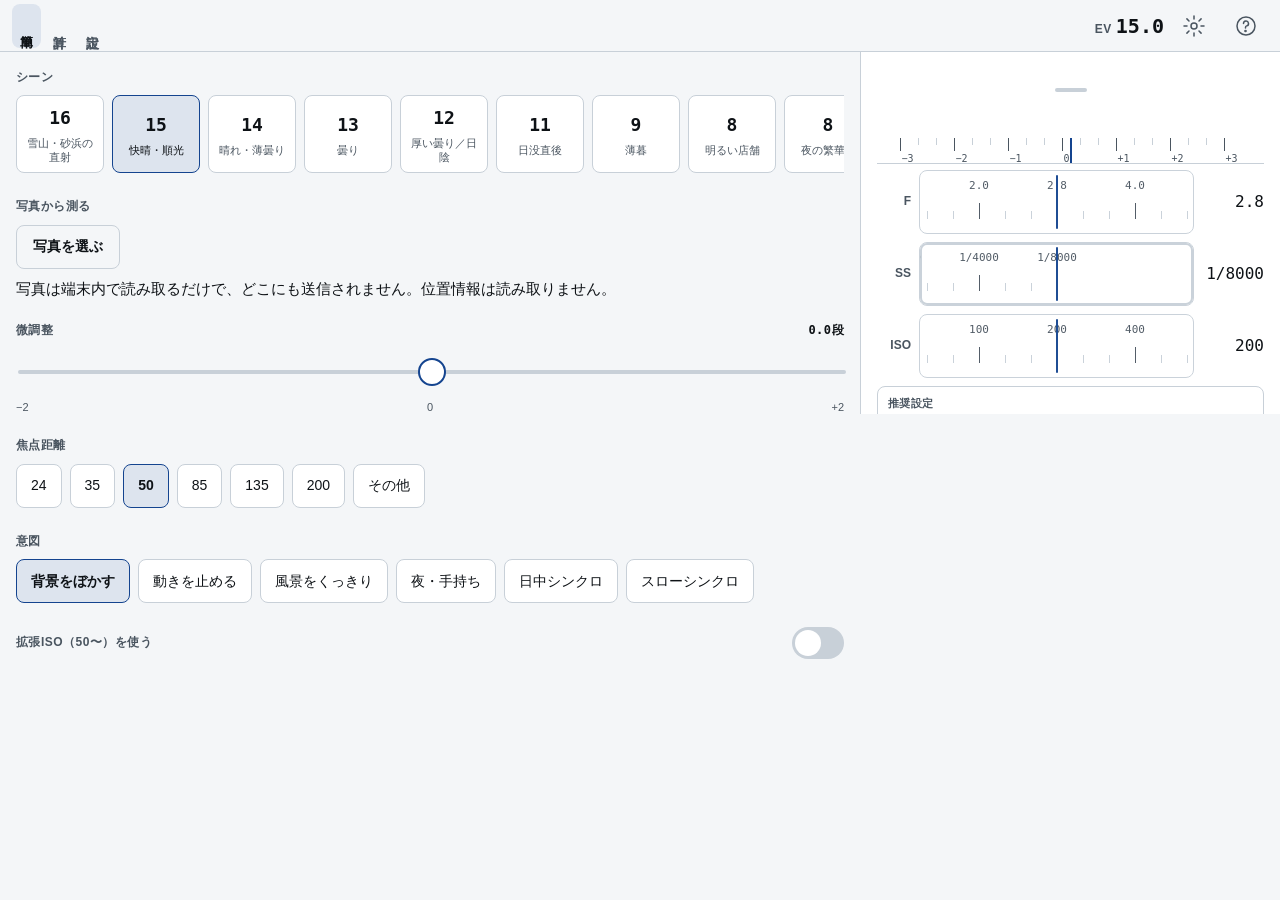
<file: index.html>
<!doctype html>
<html lang="ja">
<head>
  <meta charset="utf-8">
  <meta name="viewport" content="width=device-width, initial-scale=1, viewport-fit=cover">
  <meta name="mobile-web-app-capable" content="yes">
  <meta name="apple-mobile-web-app-capable" content="yes">
  <meta name="apple-mobile-web-app-status-bar-style" content="black-translucent">
  <meta name="apple-mobile-web-app-title" content="露出アシスト">
  <meta name="theme-color" content="#F4F6F8" media="(prefers-color-scheme: light)">
  <meta name="theme-color" content="#0B0F12" media="(prefers-color-scheme: dark)">
  <title>露出アシスト</title>
  <link rel="manifest" href="./manifest.webmanifest">
  <link rel="apple-touch-icon" href="./icons/apple-touch-icon.png">
  <link rel="icon" href="./icons/icon-192.png">
  <link rel="stylesheet" href="./css/style.css">
</head>
<body>
  <!-- ===== SVG シンボル集（外部アイコン禁止のため自前定義）===== -->
  <svg style="display:none" aria-hidden="true" focusable="false">
    <defs>
      <!-- i-tab-easy / i-tab-calc は**現在どこからも参照していない**（意図的な保持）。
           タブを縦書き2文字にしたときアイコンを外したため（320px で幅が足りない）。
           ヘッダーの構成が変わってアイコンを戻す判断になったとき描き直さずに済むよう残す。
           i-tab-settings はテーマ切り替えボタンが使っているので現役。 -->
      <symbol id="i-tab-easy" viewBox="0 0 24 24" fill="none" stroke="currentColor" stroke-width="1.5" stroke-linecap="round" stroke-linejoin="round">
        <line x1="4" y1="7" x2="20" y2="7"/><circle cx="9" cy="7" r="2"/>
        <line x1="4" y1="12" x2="20" y2="12"/><circle cx="15" cy="12" r="2"/>
        <line x1="4" y1="17" x2="20" y2="17"/><circle cx="8" cy="17" r="2"/>
      </symbol>
      <symbol id="i-tab-calc" viewBox="0 0 24 24" fill="none" stroke="currentColor" stroke-width="1.5" stroke-linecap="round" stroke-linejoin="round">
        <rect x="4" y="3" width="16" height="18" rx="2"/><line x1="8" y1="7" x2="16" y2="7"/>
        <line x1="8" y1="12" x2="8" y2="12"/><line x1="12" y1="12" x2="12" y2="12"/><line x1="16" y1="12" x2="16" y2="12"/>
        <line x1="8" y1="16" x2="8" y2="16"/><line x1="12" y1="16" x2="12" y2="16"/><line x1="16" y1="16" x2="16" y2="16"/>
      </symbol>
      <symbol id="i-tab-settings" viewBox="0 0 24 24" fill="none" stroke="currentColor" stroke-width="1.5" stroke-linecap="round" stroke-linejoin="round">
        <circle cx="12" cy="12" r="3"/>
        <path d="M12 2v3M12 19v3M2 12h3M19 12h3M4.9 4.9l2.1 2.1M17 17l2.1 2.1M19.1 4.9L17 7M7 17l-2.1 2.1"/>
      </symbol>
      <symbol id="i-shake" viewBox="0 0 24 24" fill="none" stroke="currentColor" stroke-width="1.5" stroke-linecap="round" stroke-linejoin="round">
        <path d="M3 12c1.5-3 3-3 4.5 0S10.5 15 12 12s3-3 4.5 0S19.5 9 21 6"/>
      </symbol>
      <symbol id="i-motion" viewBox="0 0 24 24" fill="none" stroke="currentColor" stroke-width="1.5" stroke-linecap="round" stroke-linejoin="round">
        <line x1="3" y1="8" x2="13" y2="8"/><line x1="5" y1="12" x2="15" y2="12"/><line x1="3" y1="16" x2="13" y2="16"/>
        <path d="M15 6l5 6-5 6"/>
      </symbol>
      <symbol id="i-diffraction" viewBox="0 0 24 24" fill="none" stroke="currentColor" stroke-width="1.5" stroke-linecap="round" stroke-linejoin="round">
        <circle cx="12" cy="12" r="2"/><path d="M12 6a6 6 0 0 1 6 6M12 4a8 8 0 0 1 8 8M12 18a6 6 0 0 1-6-6M12 20a8 8 0 0 1-8-8"/>
      </symbol>
      <symbol id="i-noise" viewBox="0 0 24 24" fill="none" stroke="currentColor" stroke-width="1.5" stroke-linecap="round" stroke-linejoin="round">
        <circle cx="6" cy="7" r=".6"/><circle cx="11" cy="5" r=".6"/><circle cx="17" cy="8" r=".6"/><circle cx="8" cy="12" r=".6"/>
        <circle cx="14" cy="12" r=".6"/><circle cx="19" cy="13" r=".6"/><circle cx="6" cy="17" r=".6"/><circle cx="12" cy="18" r=".6"/><circle cx="18" cy="18" r=".6"/>
      </symbol>
      <symbol id="i-flash" viewBox="0 0 24 24" fill="none" stroke="currentColor" stroke-width="1.5" stroke-linecap="round" stroke-linejoin="round">
        <path d="M13 2 4 14h6l-1 8 9-12h-6z"/>
      </symbol>
      <symbol id="i-nd" viewBox="0 0 24 24" fill="none" stroke="currentColor" stroke-width="1.5" stroke-linecap="round" stroke-linejoin="round">
        <circle cx="12" cy="12" r="8"/><path d="M6.3 6.3 17.7 17.7"/><path d="M12 4a8 8 0 0 1 0 16" fill="currentColor" fill-opacity=".18" stroke="none"/>
      </symbol>
      <symbol id="i-hss" viewBox="0 0 24 24" fill="none" stroke="currentColor" stroke-width="1.5" stroke-linecap="round" stroke-linejoin="round">
        <path d="M11 2 3 13h5l-1 9 8-12h-5z"/><path d="M18 4v6M21 4v6" stroke-width="1.2"/>
      </symbol>
      <symbol id="i-tripod" viewBox="0 0 24 24" fill="none" stroke="currentColor" stroke-width="1.5" stroke-linecap="round" stroke-linejoin="round">
        <path d="M12 4v9"/><rect x="8" y="3" width="8" height="3" rx="1"/><path d="M12 13 5 21M12 13l7 8M9.5 17h5"/>
      </symbol>
      <symbol id="i-lock" viewBox="0 0 24 24" fill="none" stroke="currentColor" stroke-width="1.5" stroke-linecap="round" stroke-linejoin="round">
        <rect x="5" y="11" width="14" height="9" rx="2"/><path d="M8 11V7a4 4 0 0 1 8 0v4"/><circle cx="12" cy="15.5" r="1"/>
      </symbol>
      <symbol id="i-unlock" viewBox="0 0 24 24" fill="none" stroke="currentColor" stroke-width="1.5" stroke-linecap="round" stroke-linejoin="round">
        <rect x="5" y="11" width="14" height="9" rx="2"/><path d="M8 11V7a4 4 0 0 1 7.5-2"/><circle cx="12" cy="15.5" r="1"/>
      </symbol>
      <symbol id="i-info" viewBox="0 0 24 24" fill="none" stroke="currentColor" stroke-width="1.5" stroke-linecap="round" stroke-linejoin="round">
        <circle cx="12" cy="12" r="9"/><line x1="12" y1="11" x2="12" y2="16"/><circle cx="12" cy="8" r=".6"/>
      </symbol>
      <symbol id="i-help" viewBox="0 0 24 24" fill="none" stroke="currentColor" stroke-width="1.5" stroke-linecap="round" stroke-linejoin="round">
        <circle cx="12" cy="12" r="9"/><path d="M9.5 9.5a2.5 2.5 0 1 1 3.2 2.4c-.7.2-1.2.9-1.2 1.6v.5"/><circle cx="11.5" cy="17" r=".6"/>
      </symbol>
      <symbol id="i-close" viewBox="0 0 24 24" fill="none" stroke="currentColor" stroke-width="1.5" stroke-linecap="round" stroke-linejoin="round">
        <path d="M6 6l12 12M18 6L6 18"/>
      </symbol>
      <symbol id="i-menu" viewBox="0 0 24 24" fill="none" stroke="currentColor" stroke-width="1.5" stroke-linecap="round" stroke-linejoin="round">
        <path d="M4 7h16M4 12h16M4 17h10"/>
      </symbol>
      <symbol id="i-warn" viewBox="0 0 24 24" fill="none" stroke="currentColor" stroke-width="1.5" stroke-linecap="round" stroke-linejoin="round">
        <path d="M12 3 2 20h20z"/><line x1="12" y1="9" x2="12" y2="14"/><circle cx="12" cy="17" r=".6"/>
      </symbol>
      <symbol id="i-alert" viewBox="0 0 24 24" fill="none" stroke="currentColor" stroke-width="1.5" stroke-linecap="round" stroke-linejoin="round">
        <path d="M8 3h8l5 5v8l-5 5H8l-5-5V8z"/><line x1="12" y1="8" x2="12" y2="13"/><circle cx="12" cy="16" r=".6"/>
      </symbol>
    </defs>
  </svg>

  <!-- ===== 更新バー（新SW検出時のみ表示。自動リロードしない）===== -->
  <div id="update-bar" class="update-bar" hidden role="status">
    <span>新しいバージョンがあります</span>
    <button type="button" id="update-apply" class="update-apply">更新</button>
  </div>

  <!-- ===== ヘッダー（固定）===== -->
  <header class="app-header">
    <div class="tabs" role="tablist" aria-label="画面切り替え">
      <!-- 3タブとも2文字を縦に積む（CSS の writing-mode）。**アイコンは外した。**
           ヘッダー右に EV・テーマ・使い方の3つが並ぶため、320px でタブ列に使える幅は
           約 118px しかない。アイコン(20)＋隙間(6)＋文字(13)＋左右padding では1タブ 60px で
           3つ入らない。文字だけなら 1タブ 30px で収まる。
           `data-tab` の値（easy/calc/settings）は state のキーなので**変えないこと**。 -->
      <button class="tab" role="tab" id="tab-btn-easy" aria-controls="tab-easy" aria-selected="true" data-tab="easy">
        <span>簡単</span>
      </button>
      <button class="tab" role="tab" id="tab-btn-calc" aria-controls="tab-calc" aria-selected="false" tabindex="-1" data-tab="calc">
        <span>計算</span>
      </button>
      <button class="tab" role="tab" id="tab-btn-settings" aria-controls="tab-settings" aria-selected="false" tabindex="-1" data-tab="settings">
        <span>設定</span>
      </button>
    </div>
    <div class="header-right">
      <div class="ev-readout" aria-label="現在のシーン EV"><span class="ev-label">EV</span><span id="ev-value" class="ev-num">–</span></div>
      <button type="button" id="theme-toggle" class="theme-toggle" aria-label="テーマ切り替え（自動）" title="テーマ">
        <svg class="icon" aria-hidden="true"><use href="#i-tab-settings"></use></svg>
      </button>
      <button type="button" id="manual-open" class="theme-toggle" aria-label="使い方を開く" title="使い方">
        <svg class="icon" aria-hidden="true"><use href="#i-help"></use></svg>
      </button>
    </div>
  </header>

  <!-- ===== スクロール領域（タブごとのパネル）===== -->
  <main class="scroll-body" id="scroll-body">
    <!-- タブ1 簡単 -->
    <section class="panel-tab" id="tab-easy" role="tabpanel" aria-labelledby="tab-btn-easy">
      <div class="field">
        <div class="field-label" id="lbl-scene">シーン</div>
        <div class="tile-row" id="scene-tiles" role="radiogroup" aria-labelledby="lbl-scene"></div>
      </div>
      <!-- スマホ露出計（photocal-spec §3.4）。**シーンチップを置き換えず併存させる。**
           EXIF から F/SS/ISO を読んで EV を逆算する。写真は端末内で読むだけ -->
      <div class="field" id="meter-field">
        <div class="label-row">
          <div class="field-label" id="lbl-meter">写真から測る</div>
          <button type="button" class="badge badge-est badge-link" id="meter-badge"
                  data-help="help-lightmeter" aria-label="推定値（未校正）。写真から測るの説明を開く" hidden>推定値（未校正）</button>
        </div>
        <div class="meter-row">
          <!-- accept は指定しない。HEIC を選ばれても検出して案内できるようにする -->
          <label class="btn btn-ghost meter-pick" for="meter-file">写真を選ぶ</label>
          <input type="file" id="meter-file" class="sr-only" aria-labelledby="lbl-meter">
          <span class="meter-result" id="meter-result" role="status" aria-live="polite"></span>
          <button type="button" class="btn btn-primary meter-use" id="meter-use" hidden>使う</button>
        </div>
        <p class="meter-notes caption" id="meter-notes"></p>
        <p class="caption meter-privacy">写真は端末内で読み取るだけで、どこにも送信されません。位置情報は読み取りません。</p>
      </div>
      <div class="field">
        <label class="field-label" for="scene-adjust">微調整<span class="field-value" id="scene-adjust-val">0.0段</span></label>
        <!-- 値の単位は「1/3段」。-6〜+6 が ±2段。step=1 で 1/3段スナップを構造的に担保 -->
        <input class="slider" type="range" id="scene-adjust" min="-6" max="6" step="1" value="0"
               aria-describedby="scene-adjust-val">
        <div class="slider-scale"><span>−2</span><span>0</span><span>+2</span></div>
      </div>
      <div class="field">
        <div class="field-label" id="lbl-focal">焦点距離</div>
        <div class="chip-row" id="focal-chips" role="radiogroup" aria-labelledby="lbl-focal"></div>
      </div>
      <div class="field">
        <div class="field-label" id="lbl-intent">意図</div>
        <div class="chip-row" id="intent-chips" role="radiogroup" aria-labelledby="lbl-intent"></div>
      </div>
      <!-- 拡張ISO：撮影ごとの判断（画質を取るか ND 枚数を減らすか）。ND とトレードオフ -->
      <div class="field toggle-field">
        <span class="field-label" id="lbl-exp-iso-easy">拡張ISO（50〜）を使う</span>
        <button type="button" class="toggle exp-iso-toggle" role="switch" aria-checked="false"
                aria-labelledby="lbl-exp-iso-easy"><span class="toggle-knob"></span></button>
      </div>
      <div class="field" id="subject-field" hidden>
        <div class="field-label" id="lbl-subject">止めたい被写体</div>
        <div class="chip-row" id="subject-chips" role="radiogroup" aria-labelledby="lbl-subject"></div>
      </div>

      <!-- ストロボパネル（日中/スローシンクロで展開）-->
      <div class="flash-panel" id="flash-panel" hidden>
        <div class="field-label flash-head"><svg class="icon" aria-hidden="true"><use href="#i-flash"></use></svg>ストロボ</div>
        <div class="field">
          <!-- ラベルとバッジを同じ行に置く。バッジを select の後ろに置くと下へ回り込み、
               当たり判定を広げるための負マージンでプルダウンに重なる（実機で発生） -->
          <div class="label-row">
            <label class="field-label" for="flash-profile">プロファイル</label>
            <!-- 押すと校正のしかた（マニュアル §12）を開く。data-help は警告の ? と同じ委譲で処理 -->
            <button type="button" class="badge badge-est badge-link" id="uncalibrated-badge"
                    data-help="help-calibration" aria-label="推定値（未校正）。校正のしかたを開く" hidden>推定値（未校正）</button>
          </div>
          <select class="select" id="flash-profile"></select>
        </div>
        <div class="field">
          <label class="field-label" for="flash-modifier">モディファイア</label>
          <select class="select" id="flash-modifier"></select>
        </div>
        <div class="field">
          <div class="field-label" id="lbl-distance">ストロボ→被写体の距離</div>
          <div class="chip-row" id="distance-chips" role="radiogroup" aria-labelledby="lbl-distance"></div>
        </div>
        <div class="field">
          <div class="field-label" id="lbl-power">発光量<span class="field-value caption" id="power-hint"></span></div>
          <div class="chip-row" id="power-chips" role="radiogroup" aria-labelledby="lbl-power"></div>
        </div>
        <div class="field">
          <div class="field-label" id="lbl-ambient">背景（アンビエント目標段数）</div>
          <div class="chip-row" id="ambient-chips" role="radiogroup" aria-labelledby="lbl-ambient"></div>
        </div>
        <!-- 逆光はシーンEV では区別できない（同じ EV で順光にも逆光にもなる）。
             白飛び判定のコントラスト目安に +2段する。露出計算そのものは変えない -->
        <div class="field toggle-field" id="backlit-field">
          <span class="field-label">逆光（空が明るい）</span>
          <button type="button" class="toggle" id="backlit-toggle" role="switch" aria-checked="false" aria-label="逆光">
            <span class="toggle-knob"></span></button>
        </div>
        <div class="field toggle-field" id="tripod-field" hidden>
          <span class="field-label">三脚</span>
          <button type="button" class="toggle" id="tripod-toggle" role="switch" aria-checked="false" aria-label="三脚使用">
            <span class="toggle-knob"></span></button>
        </div>
        <div class="field toggle-field" id="curtain-field" hidden>
          <span class="field-label">後幕シンクロ</span>
          <button type="button" class="toggle" id="curtain-toggle" role="switch" aria-checked="false" aria-label="後幕シンクロ">
            <span class="toggle-knob"></span></button>
        </div>
      </div>
    </section>

    <!-- タブ2 計算 -->
    <section class="panel-tab" id="tab-calc" role="tabpanel" aria-labelledby="tab-btn-calc" hidden>
      <div class="field">
        <label class="field-label" for="calc-ev">シーン EV（タブ1から引き継ぎ・直接入力可）</label>
        <input class="input" id="calc-ev" type="text" inputmode="decimal" autocomplete="off">
        <div class="field-error" id="calc-ev-err" aria-live="polite"></div>
      </div>
      <div class="field">
        <div class="field-label" id="lbl-calc-nd">ND 装着</div>
        <div class="chip-row" id="calc-nd-chips" role="group" aria-labelledby="lbl-calc-nd"></div>
      </div>
      <!-- ND の直下。拡張ISO を使うと必要な ND 枚数が減るというトレードオフを隣接で示す -->
      <div class="field toggle-field">
        <span class="field-label" id="lbl-exp-iso-calc">拡張ISO（50〜）を使う</span>
        <button type="button" class="toggle exp-iso-toggle" role="switch" aria-checked="false"
                aria-labelledby="lbl-exp-iso-calc"><span class="toggle-knob"></span></button>
      </div>
      <div class="calc-tracks" id="calc-tracks" aria-label="F/SS/ISO ホイール">
        <!-- ui.js が3本のロック付きホイールを差し込む -->
      </div>
      <div class="field">
        <div class="field-label">等価露出の組み合わせ</div>
        <div class="equiv-list" id="equiv-list"></div>
      </div>
    </section>

    <!-- タブ3 設定 -->
    <section class="panel-tab" id="tab-settings" role="tabpanel" aria-labelledby="tab-btn-settings" hidden>
      <div id="settings-root"><!-- ui.js が生成 --></div>
    </section>
  </main>

  <!-- ===== 結果パネル（固定・常時表示）===== -->
  <section class="result-panel" id="result-panel" aria-label="計算結果">
    <!-- 高さの3段階を切り替えるハンドル。掴む場所を見せるための横棒（当たり判定は44px以上） -->
    <button type="button" class="panel-handle" id="panel-handle"
            aria-label="結果パネルの高さを変える（上下スワイプで3段階、タップで標準）">
      <span class="panel-grip" aria-hidden="true"></span>
    </button>
    <!-- 読み上げ用の唯一のライブリージョン（UI仕様 §13）。
         結果の各コンテナに aria-live を付けると、微調整スライダーを動かすたびにカード全文が
         読まれて使えない。ここに「主案の数値＋警告の件数」だけを、操作が落ち着いてから
         一度だけ入れる（js/ui.js の announceResult）。視覚的には見えない。 -->
    <div class="sr-only" id="result-announce" role="status" aria-atomic="true"></div>
    <!-- 最小表示のときだけ出る1行（CSS で出し分け）。読み上げは上の1箇所に集約 -->
    <div class="result-summary" id="result-summary"></div>
    <div class="result-head">
      <div class="wall-readout" id="wall-readout" hidden>
        <span class="wall-label">同調速度の壁</span><span class="wall-num" id="wall-num">–</span>
      </div>
      <div class="result-badges" id="result-badges"></div>
    </div>
    <div class="ev-ruler" id="ev-ruler" aria-hidden="false"><!-- EVルーラー＋トラック --></div>
    <div class="result-systems" id="result-systems"><!-- アンビエント／ストロボ --></div>
    <div class="path-compare" id="path-compare" hidden></div>
    <!-- コンテナ自体はライブリージョンにしない。role は警告1件ごとに付ける
         （alert だけ role="alert"、info/warn は role="status"）。入れ子のライブリージョンは
         二重発話になるため、ここに role="status" を置かないこと。 -->
    <div class="warnings" id="warnings"></div>
  </section>

  <!-- ===== トースト（クランプ通知など）===== -->
  <div class="toast" id="toast" role="status" aria-live="polite" hidden></div>

  <!-- ===== 初回セットアップ（初回のみ表示）===== -->
  <div class="setup-overlay" id="setup-overlay" hidden role="dialog" aria-modal="true" aria-labelledby="setup-title">
    <div class="setup-card">
      <h2 class="setup-title" id="setup-title">機材セットアップ</h2>
      <div class="setup-body" id="setup-body"></div>
      <div class="setup-actions">
        <button type="button" class="btn btn-ghost" id="setup-skip">全部あとで</button>
        <div class="setup-nav">
          <button type="button" class="btn btn-ghost" id="setup-later">あとで</button>
          <button type="button" class="btn btn-primary" id="setup-next">次へ</button>
        </div>
      </div>
      <div class="setup-dots" id="setup-dots" aria-hidden="true"></div>
    </div>
  </div>

  <!-- ===== マニュアル（全画面シート）=====================================
       正典は docs/exposure-app-manual.md。ここはその写し（MAINTENANCE.md §7）。
       本文を直すときは markdown を先に直し、両方を1コミットに含める。
       表は 320px で横スクロールしないよう2列に収めている。 -->
  <div id="manual" class="sheet" hidden role="dialog" aria-modal="true" aria-labelledby="manual-title">
    <header class="sheet-head">
      <button type="button" class="tray-toggle" id="manual-tray-toggle" aria-label="目次を開く" aria-expanded="false" aria-controls="manual-index">
        <svg class="icon" aria-hidden="true"><use href="#i-menu"></use></svg>
      </button>
      <h2 id="manual-title">使い方</h2>
      <button type="button" class="sheet-close" id="manual-close" aria-label="閉じる">
        <svg class="icon" aria-hidden="true"><use href="#i-close"></use></svg>
      </button>
    </header>
    <!-- 目次は左上固定のトレイ。本文をスクロールしても追従し、本文の上に被さる -->
    <nav class="manual-index" id="manual-index" aria-label="目次">
      <a href="#help-intro">1 このアプリについて</a>
      <a href="#help-setup">2 最初にやること</a>
      <a href="#help-scene">3 シーンの選び方</a>
      <a href="#help-intent">4 撮りたいものから決める</a>
      <a href="#help-flash-basics">5 ストロボの基本</a>
      <a href="#help-daylight-sync">6 日中シンクロの手順</a>
      <a href="#help-sync-wall">7 同調速度の壁</a>
      <a href="#help-blowout">7.5 空が飛ぶのを防ぐ</a>
      <a href="#help-slow-sync">8 スローシンクロの手順</a>
      <a href="#help-flash-duration">9 閃光時間</a>
      <a href="#help-power-mode">10 発光量を自分で決める</a>
      <a href="#help-nd">11 NDフィルターの使い方</a>
      <a href="#help-calibration">12 ストロボの校正</a>
      <a href="#help-calc">13 計算タブの使い方</a>
      <a href="#help-warnings">14 警告の読み方</a>
      <a href="#help-offline">15 オフラインで使う</a>
      <a href="#help-troubleshoot">16 こんなときは</a>
    </nav>
    <div class="manual-body" id="manual-body">

      <section id="help-intro">
        <h3>1 このアプリについて</h3>
        <h4>できること</h4>
        <p>いまの光の状態と「どう撮りたいか」を選ぶと、F値・シャッター速度・ISO・ストロボの発光量を計算します。
        数字を出すだけでなく、<strong>その設定で何が問題になるか</strong>（手ブレする、光が届かない、絞りきれない）を段数付きで教えます。</p>
        <p>電波がなくても動きます。すべての計算は端末の中だけで行われ、通信は一切しません。</p>
        <h4>3つの画面</h4>
        <table><tbody>
          <tr><th>簡単</th><td>シーンと撮りたい雰囲気を選んで、設定を出してもらう。通常はこれだけで足ります</td></tr>
          <tr><th>計算</th><td>F値・SS・ISO のうち2つを自分で決めて、残り1つを出す。等価露出の一覧も見られます</td></tr>
          <tr><th>設定</th><td>手持ちの機材を登録する。ストロボの校正もここ</td></tr>
        </tbody></table>
        <h4>結果パネルの高さを変える</h4>
        <p>画面下の結果パネルは、上端の<strong>横棒（ハンドル）</strong>を上下にスワイプすると3段階に変わります。
        タップすると標準に戻ります。</p>
        <table><tbody>
          <tr><th>大</th><td>EVルーラーとトラックを見ながら追い込む</td></tr>
          <tr><th>標準</th><td>通常</td></tr>
          <tr><th>小</th><td>数値1行だけ。シーンや距離をたくさん触りたいとき</td></tr>
        </tbody></table>
        <p><strong>小さくしても F値・SS・ISO（ストロボONなら発光量も）は必ず見えています。</strong>
        警告が出ているときは行末にアイコンが残るので、気づかずに撮ることはありません。</p>
        <p>選んだ高さは記憶され、次に開いたときも同じです。
        横持ちで画面が低いときは「大」は選べません（入力欄が潰れるため）。</p>
        <h4>数値の性格について</h4>
        <p>このアプリが出す数字には<strong>2種類</strong>あります。</p>
        <p><strong>厳密なもの</strong> — 露出計算そのもの（F値・SS・ISO の関係、段数の差）。これは数式で決まるので誤差はありません。</p>
        <p><strong>目安のもの</strong> — シーンの明るさ（EV）、ストロボの出力から推定したガイドナンバー、HSS の光量ロス、
        モディファイアの減光、閃光時間。これらは機材や状況で変わります。<strong>±1段程度はズレる前提</strong>で使ってください。</p>
        <p>目安の項目は画面上に「推定値」と表示されます。ストロボについては12の校正で実測に合わせられます。</p>
      </section>

      <section id="help-setup">
        <h3>2 最初にやること</h3>
        <p>初回起動時に3画面の機材登録が出ます。<strong>全部「あとで」で飛ばしても使えます。</strong>
        急いでいるときは飛ばして、落ち着いたときに設定タブで入れてください。</p>
        <table><tbody>
          <tr><th>カメラ</th><td>同調速度 / SS の最速 / ベースISO / 実用ISO上限（分からなければ既定値のまま）</td></tr>
          <tr><th>レンズ</th><td>開放F値 / 常用焦点距離 / 手ブレ補正段数（開放F値だけ合わせれば十分）</td></tr>
          <tr><th>ストロボ</th><td>出力(Ws) / HSS対応 / モディファイア（出力だけ合わせる）</td></tr>
        </tbody></table>
        <p>モディファイアの選択肢は <strong>標準リフレクター / AK-R1 ドームディフューザー / オクタ30cm /
        オクタ60cm / オクタ90cm</strong> です。減光段数は 0／1.5／1.5／2.0／2.5段の<strong>推定値</strong>で、
        オクタは径が大きいほど拡散して減光が増えます。製品差が大きいので、よく使う組み合わせは
        12 の校正で実測に合わせてください。</p>
        <p><strong>手ブレ補正段数は、公称値の6〜7割</strong>を入れるのが実用的です。「5段補正」と書かれていても、
        現場で実際に効くのは3段程度です。公称値をそのまま入れると、警告が出るべき場面で出なくなります。</p>
        <p>設定はいつでも変更でき、変更するとその場で計算し直されます。</p>
      </section>

      <section id="help-scene">
        <h3>3 シーンの選び方</h3>
        <h4>選んでから微調整する</h4>
        <p>シーンのタイルを選ぶと、そのシーンの明るさ（EV）が入ります。<strong>この値は±1段程度の目安</strong>です。
        実際の光に合わせて、下の微調整スライダーで動かしてください。1/3段刻みで±2段まで動きます。</p>
        <table><tbody>
          <tr><th>影がくっきり出ている</th><td>快晴・順光（EV15）</td></tr>
          <tr><th>影の輪郭がやわらかい</th><td>晴れ・薄曇り（EV14）</td></tr>
          <tr><th>影が出ていない</th><td>曇り（EV13）</td></tr>
          <tr><th>建物や木の陰にいる</th><td>厚い曇り／建物の日陰（EV12）</td></tr>
        </tbody></table>
        <p><strong>影の状態を見るのが一番確実です。</strong> 空の見た目より正確に判断できます。</p>
        <h4>微調整の使い方</h4>
        <p>撮った結果が明るすぎた／暗すぎたときは、その差ぶんだけスライダーを動かします。
        1段暗かったなら <span class="num">+1.0</span>、1/3段だけ明るかったなら <span class="num">−0.3</span> です。</p>
        <p>同じ場所で撮り続けるなら、最初の1枚で微調整を決めてしまえば以降は合います。</p>
        <h4><a id="help-lightmeter"></a>写真から測る（スマホを露出計にする）</h4>
        <p>シーンのタイルは±1段の目安ですが、<strong>スマホで1枚撮ればその場の明るさを実測できます。</strong>
        スマホのカメラは自動露出でF値・SS・ISOを決め、それを写真に記録しています。
        その3つから逆算すると、シーンのEVが求まります。<strong>これは露出計そのものの原理です。</strong></p>
        <ol>
          <li>測りたい方向にスマホのカメラを向けて1枚撮る</li>
          <li>「写真を選ぶ」でその写真を選ぶ</li>
          <li>「EV 14.1 を測定しました」と出たら「使う」を押す</li>
        </ol>
        <p>使うとシーンのタイルの選択が外れ、「実測 EV 14.1 を使用中」になります。
        <strong>微調整スライダーはそのまま使えます。</strong> 実測値からの補正として働きます。</p>
        <p><strong>日中シンクロではシーンEVが背景の明るさを直接決めます。</strong> ここが実測になると、
        狙った背景の明るさになる確率が上がります。</p>
        <h4>写真は端末から出ません</h4>
        <p><strong>写真は端末内で読み取るだけで、どこにも送信されません。位置情報は読み取りません。</strong>
        このアプリは通信をしない作りなので、これは事実としてそう書けます。
        写真そのものも保存しません。取り出すのは明るさの数値だけです。</p>
        <h4>露出補正をかけないでください</h4>
        <p>スマホで露出補正をかけて撮ると、その分ずれます。アプリは補正の値を読んで計算に入れますが、
        <strong>補正がかかっていると自動露出の狙いから外れているので、精度は落ちます。</strong>
        補正がかかった写真を選ぶと注記が出ます。<strong>補正を 0 に戻してから撮り直すのが確実です。</strong></p>
        <p>ナイトモードは切ってください。多重露光なので記録された値の意味が変わります。
        HDR は切ってもよいですが、<strong>切るより「いつも同じ設定で使う」ほうが実用的です。</strong>
        ずれが一定なら、下の校正で丸ごと吸収されます。</p>
        <h4>「推定値（未校正）」と出たら</h4>
        <p>スマホの自動露出は 18%グレーに合わせるとは限りません。明るい場面ではハイライトを守って
        暗めに、暗い場面では持ち上げ気味に決めます。<strong>このずれは機種ごとにほぼ一定です。</strong></p>
        <p>未校正のままでも使えますが、精度は±2段程度です。<strong>設定タブの「スマホ露出計」で
        一度校正すると±1/3段まで上がります。</strong> 一度測れば以後ずっと使えます。</p>
        <table><tbody>
          <tr><th>未校正</th><td>±2段</td></tr>
          <tr><th>校正済み・同じレンズ・似たシーン</th><td>±1/3段</td></tr>
          <tr><th>校正済み・レンズ切替（0.5x / 2x）</th><td>±2/3段</td></tr>
          <tr><th>校正済み・逆光や夜景</th><td>±1段</td></tr>
        </tbody></table>
        <p>校正のしかたは、同じシーンをスマホとカメラの両方で測って差を保存するだけです。
        <strong>基準はカメラです。</strong> このアプリの目的は「カメラがどう写るか」を当てることなので、
        合わせる先はカメラでなければ意味がありません。</p>
        <p>iPhone はレンズが複数あります（超広角・主・望遠）。校正したときと大きく違うレンズで
        撮った写真を選ぶと注記が出ます。値は出ますが、精度は落ちます。</p>
        <h4>読み取れないとき</h4>
        <table><tbody>
          <tr><th>この写真には撮影情報がありません</th><td>スクリーンショットや加工後に保存し直した写真です。カメラアプリで撮った写真を選んでください</td></tr>
          <tr><th>撮影情報が不足しています</th><td>F値・SS・ISO のどれかが記録されていません</td></tr>
          <tr><th>設定 → カメラ → フォーマット → 互換性優先 に変更すると読み取れます</th><td>写真が HEIC のまま渡されました。通常は iOS が JPEG に変換するので、ここは出ないはずです</td></tr>
        </tbody></table>
      </section>

      <section id="help-intent">
        <h3>4 撮りたいものから決める（簡単タブ）</h3>
        <p>意図を選ぶと、アプリが「何を優先して何を犠牲にするか」を決めて計算します。</p>
        <table><tbody>
          <tr><th>背景をぼかす</th><td>F値を開放に固定。明るい場所ではSSが速くなりすぎる／暗所ではISOが上がる</td></tr>
          <tr><th>動きを止める</th><td>被写体に応じたSSに固定。ISOが上がる</td></tr>
          <tr><th>風景をくっきり</th><td>F8・ベースISOに固定。SSが遅くなり三脚が必要になる場合がある</td></tr>
          <tr><th>夜・手持ち</th><td>SSを手ブレ限界に固定。ISOが大きく上がる</td></tr>
          <tr><th>日中シンクロ</th><td>6 を参照</td></tr>
          <tr><th>スローシンクロ</th><td>8 を参照</td></tr>
        </tbody></table>
        <p>日中シンクロとスローシンクロを選ぶとストロボの入力欄が開きます。
        距離の下にある<strong>発光量チップ</strong>（おまかせ / 1/8 / 1/16 / 1/32 / 1/64 / 1/128）で、
        発光量をアプリに任せるか自分で決めるかを選べます。詳しくは 10 を読んでください。</p>
        <h4>結果の3案</h4>
        <p>結果は<strong>主案＋代替2案</strong>で出ます。3案はすべて<strong>同じ明るさになる組み合わせ</strong>です。</p>
        <table><tbody>
          <tr><th>主案</th><td>意図に沿った中庸な設定</td></tr>
          <tr><th>ブレを避ける</th><td>SSを上げてブレ警告を消す。そのぶんISOが上がる</td></tr>
          <tr><th>画質を優先</th><td>ISOを下げる。そのぶんSSが遅くなる</td></tr>
        </tbody></table>
        <p><strong>ノイズとブレのどちらを取るか</strong>という選択なので、現場の状況で選んでください。
        成立しない案は表示されません（3案が常に出るわけではありません）。</p>
      </section>

      <section id="help-flash-basics">
        <h3>5 ストロボの基本 — 覚えておくと全部が分かる</h3>
        <p>ストロボを使うとき、<strong>背景と主被写体は別々に決まります。</strong> これがこのアプリの中核です。</p>
        <table><tbody>
          <tr><th>背景（アンビエント）</th><td>F値・SS・ISO・ND が効く</td></tr>
          <tr><th>主被写体（ストロボ）</th><td>F値・ISO・距離・発光量・ND が効く。<strong>SSは効かない</strong></td></tr>
        </tbody></table>
        <h4>なぜSSがストロボに効かないのか</h4>
        <p>ストロボの発光は <span class="num">1/250</span> 〜 <span class="num">1/9000</span> 秒で終わります。
        シャッターが開いている時間より短いので、<strong>SSを変えても被写体に届く光の量は変わりません。</strong></p>
        <ul>
          <li><strong>SSを速くする</strong> → 背景だけが暗くなる。被写体の明るさはそのまま</li>
          <li><strong>SSを遅くする</strong> → 背景だけが明るくなる。被写体の明るさはそのまま</li>
        </ul>
        <p>つまり <strong>SS は背景の明るさ専用のダイヤル</strong>として使えます。日中シンクロもスローシンクロも、原理はこれだけです。</p>
        <p class="note">計算タブでストロボをONにして、SSのホイールを動かしてみてください。
        <strong>発光量のトラックだけが動きません。</strong> これがこの原理そのものです。</p>
        <h4>NDは両方に効く</h4>
        <p>一方、NDフィルターはレンズの前にあるので、<strong>背景とストロボの両方を同じだけ暗くします。</strong>
        ND4（2段）を付けたら、ストロボの発光量も2段上げないと被写体が暗くなります。</p>
        <p class="note">NDを足したときの見え方は、<strong>どの値をアプリに任せているか</strong>で変わります。
        ISOやF値を任せているときは、その値がNDのぶんを補うので<strong>発光量は動きません。</strong>
        SSを任せているときだけ発光量も動きます（SSはストロボに効かないため、NDの減光が補われずに残る）。
        つまり「<strong>SSを自分で動かすと発光量は動かない。NDに押されてSSが動いたときは発光量も動く</strong>」という対比になります。</p>
      </section>

      <section id="help-daylight-sync">
        <h3>6 日中シンクロの手順</h3>
        <p>明るい屋外で、逆光や影に入った被写体をストロボで起こす撮り方です。</p>
        <h4>入力するもの</h4>
        <ol>
          <li>シーン（＋微調整）</li>
          <li>意図で「日中シンクロ」を選ぶ</li>
          <li>ストロボ：使うプロファイル / モディファイア / <strong>ストロボ→被写体の距離</strong></li>
          <li>背景の明るさ：既定は −1段（背景が1段暗く写る）</li>
        </ol>
        <p><strong>距離はカメラからではなくストロボから被写体まで</strong>です。オフカメラで使うと両者は別物になります。</p>
        <h4>背景の明るさの目安</h4>
        <table><tbody>
          <tr><th>0段</th><td>背景も被写体も適正。自然だが平坦になりやすい</td></tr>
          <tr><th>−1段</th><td>背景が少し落ちて被写体が浮く。最も使いやすい</td></tr>
          <tr><th>−2段</th><td>背景がしっかり暗い。ドラマチック</td></tr>
          <tr><th>−3段</th><td>背景がほぼ黒。夜のように見える</td></tr>
          <tr><th>+1段</th><td>背景を明るく飛ばす。ハイキー</td></tr>
        </tbody></table>
        <h4>画面の読み方</h4>
        <p>一番上に <strong>「同調速度の壁：+○段」</strong> が出ます。これが日中シンクロで最も重要な数字です。
        0段なら何も考えず撮れます。正の数なら 7 の対処が必要です。</p>
        <p>その下にアンビエント側とストロボ側が並びます。</p>
        <table><tbody>
          <tr><th>背景</th><td class="num">F2.8 / 1/250 / ISO200 / ND2+ND16 装着 / 背景は −1.0 段</td></tr>
          <tr><th>主被写体</th><td class="num">発光量 1/2 / FEC −0.1 / 到達 5.0m（設定 3.0m）/ 閃光時間 1/400</td></tr>
        </tbody></table>
        <p><strong>到達距離が設定距離より大きければ光は届いています。</strong> 小さければ足りません。</p>
      </section>

      <section id="help-sync-wall">
        <h3>7 同調速度の壁 — 何が起きているか</h3>
        <h4>壁の正体</h4>
        <p>ストロボは<strong>同調速度より速いシャッターでは使えません。</strong> シャッター幕が写り込んで、
        画面の一部に黒い帯が出ます。多くのカメラで <span class="num">1/200〜1/250</span> 秒です。</p>
        <p>ところが晴れた屋外は明るすぎます。<strong>絞りを開けたいのに、SSを上げられない。</strong> これが壁です。</p>
        <h4>具体例</h4>
        <p>快晴（EV15）、ベースISO200、同調速度 <span class="num">1/250</span> のカメラで考えます。
        このときの適正F値は <strong>F16</strong> です。しかし背景をぼかすために <strong>F2.8</strong> で撮りたい。
        F16 と F2.8 の差は <strong>5段</strong>。これが「同調速度の壁：+5.0段」の意味です。</p>
        <h4>越える方法は2つ</h4>
        <p>アプリは<strong>両方を計算して並べます。自動で選びません。</strong></p>
        <table><tbody>
          <tr><th>ND経路</th><td>NDで5段減光し、SSは 1/250 に留める。ストロボも5段減光される</td></tr>
          <tr><th>HSS経路</th><td>HSSに切り替えてSSを 1/8000 まで上げる。基準損失2段＋超過5段＝<strong>7段</strong>の損失</td></tr>
        </tbody></table>
        <p>先ほどの例（200Ws・標準リフレクター・ISO200）で比較すると、</p>
        <table><tbody>
          <tr><th>ND経路</th><td class="num">1/250 / ND2+ND16 / 発光量 1/2 / 到達 5.0m</td></tr>
          <tr><th>HSS経路</th><td class="num">1/8000 / NDなし / 発光量 1/1 / 到達 2.5m（2段不利）</td></tr>
        </tbody></table>
        <p><strong>ND経路のほうが2段有利で、届く距離が2倍になります。</strong></p>
        <h4>どちらを選ぶか</h4>
        <table><tbody>
          <tr><th>ND経路が向く</th><td>被写体との距離を取りたい／発光量を抑えて連写したい／光量に余裕がない</td></tr>
          <tr><th>HSS経路が向く</th><td>動きを止めたい（SSを自由にしたい）／フィルターの着脱をしたくない／光量に余裕がある</td></tr>
        </tbody></table>
        <p><strong>ND経路の弱点は、SSが同調速度に固定されること</strong>です。走る被写体を背景ごと止めたい場合、
        <span class="num">1/250</span> では足りません。そのときはHSS経路を選びます。</p>
        <h4>HSSの光量ロスについて</h4>
        <p>HSSは発光を細かく連続させて幕の動きに追従させる方式なので、<strong>光がかなり失われます。</strong>
        損失は「基準損失＋同調速度からの超過段数」で計算しています。基準損失の既定は2段ですが、
        <strong>機種差が大きい</strong>ため設定タブで 1.0〜2.5 の範囲で調整できます。</p>
        <p>実測とズレていたら調整してください。テスト撮影で「計算より1段暗い」なら基準損失を1段増やします。</p>
        <p class="note">HSS経路で「SS上限のため背景は −1.3段までです」と出た場合は、
        カメラの最速SSでは指定した背景段数に届かないという意味です。表示された段数までなら成立します。</p>
      </section>

      <section id="help-blowout">
        <h3>7.5 空が飛ぶのを防ぐ — 適正露出でも飛びます</h3>
        <h4>適正に合わせても空は飛ぶ</h4>
        <p><strong>これがいちばん誤解されるところです。</strong> 被写体を適正露出にしても、空はしばしば飛びます。
        露出計算が間違っているのではなく、<strong>シーンの明暗差がセンサーの記録できる幅を超えている</strong>からです。</p>
        <p>センサーには「中間調から白飛びまでの余裕」があります。これを<strong>ヘッドルーム</strong>と呼びます。</p>
        <table><tbody>
          <tr><th>JPEG</th><td><strong>約3段</strong></td></tr>
          <tr><th>RAW</th><td>3.5〜4段</td></tr>
        </tbody></table>
        <p>つまり、被写体を適正にしたとき、<strong>それより3段以上明るいものは白く塗り潰されます。</strong></p>
        <p>快晴の逆光では空が被写体より 4.5段 ほど明るいので、
        <strong>被写体を適正にした瞬間に空は 1.5段 オーバーして飛びます。</strong>
        これは避けようがありません——<strong>背景段数を下げる以外に。</strong></p>
        <h4>だから背景段数を下げる</h4>
        <p>日中シンクロ（6）とスローシンクロ（8）では<strong>背景の明るさを選べます。</strong>
        ここを下げれば空が記録範囲に入ります。</p>
        <p class="note">空が飛ぶ可能性があります（快晴・順光・逆光の目安 4.5段）。<br>
        背景 0段 → 1.5段オーバー／背景 −1段 → 0.5段オーバー／背景 −2段 → 空が残ります（推奨）。<br>
        ※空を飛ばす表現を狙う場合はこの警告を無視してかまいません</p>
        <p><strong>段数そのものではなく「選ぶべき背景段数」を出しています。</strong>
        コントラストの目安は±1段の精度しかないので、「4.5段の差がある」と言われても判断できません。
        「背景を −2段 にすれば残る」ならそのまま操作できます。</p>
        <h4>「逆光」トグル</h4>
        <p><strong>逆光かどうかはシーンEV では区別できません。</strong> 同じ「快晴」でも、順光と逆光で
        空と被写体の明暗差は2段変わります。だからシーンとは別のトグルにしています。</p>
        <table><tbody>
          <tr><th>快晴・順光</th><td>2.5段</td></tr>
          <tr><th>快晴・<strong>逆光</strong></th><td><strong>4.5段</strong></td></tr>
          <tr><th>晴れ・薄曇り</th><td>2.0段</td></tr>
          <tr><th>晴れ・薄曇り・<strong>逆光</strong>（＝被写体が日陰）</th><td><strong>4.0段</strong></td></tr>
          <tr><th>曇り</th><td>1.5段</td></tr>
          <tr><th>厚い曇り／日陰</th><td>1.0段</td></tr>
          <tr><th>日没直後</th><td>2.0段</td></tr>
        </tbody></table>
        <p><strong>日中シンクロは逆光で使うことが多い</strong>ので、忘れずに入れてください。
        入れないと警告が出ず、飛ばしてから気づくことになります。</p>
        <h4>判定が出ないシーンがあります</h4>
        <p>薄暮と屋内・夜間のシーンでは<strong>この警告を出しません。</strong></p>
        <p>これらのシーンで最も明るい背景は、空ではなく<strong>光源そのもの</strong>（窓・街灯・空の残光）です。
        被写体との差はシーンEV ではなく<strong>どう画角を切るか</strong>で決まるので、表では当てられません。
        当てずっぽうの警告を出すより黙るほうが害が小さい、という判断です。</p>
        <p>夜に窓や照明を背景に入れるときは、飛ぶ前提で構図を決めてください。</p>
        <h4>背景を下げると壁が上がります</h4>
        <p><strong>背景段数を下げると、日中シンクロでは同調速度の壁（7）が高くなります。</strong>
        背景を1段暗くする＝SSを1段速める＝壁が1段上がる、という関係です。</p>
        <p>壁が上がればND が増えるかHSS の損失が増え、<strong>ストロボが届かなくなることがあります。</strong>
        そのためアプリは、推奨した背景段数が成立するかを確認しています。成立しないときはこう出ます。</p>
        <p class="note">ただし背景 −2段 では光量が 1.5段 足りません（減光がその分増えるため）。
        距離を詰めるか ISO を上げてください</p>
        <p><strong>提案が別の問題に置き換わるだけなら、そう書きます。</strong></p>
        <h4>ヘッドルームの調整</h4>
        <p>設定タブの<strong>ハイライト余裕(段)</strong>で 2.0〜4.5 の範囲で変えられます。既定は 3.0（JPEG 相当）。</p>
        <p>RAW で撮って現像で持ち上げるなら 3.5〜4.0 に。
        「警告が出るのに実際は飛んでいない」なら上げ、「警告が出ないのに飛ぶ」なら下げてください。</p>
        <p><strong>コントラスト目安もヘッドルームも±1段程度の目安です。</strong> 断定ではありません。</p>
      </section>

      <section id="help-slow-sync">
        <h3>8 スローシンクロの手順</h3>
        <p>暗い場所で、<strong>背景の夜景をSSで拾いながら、主被写体をストロボで止める</strong>撮り方です。</p>
        <h4>入力するもの</h4>
        <p>日中シンクロと同じ項目に加えて、</p>
        <ul>
          <li><strong>三脚を使うか</strong> — 使うなら手ブレ判定を飛ばし、SSを30秒まで開放します</li>
          <li><strong>先幕／後幕</strong> — 計算には影響しませんが、助言が変わります</li>
        </ul>
        <h4>手順</h4>
        <ol>
          <li>背景の明るさ（既定 −1段）を決める</li>
          <li>アプリがアンビエント側のSSを出す</li>
          <li>三脚なしなら手ブレ限界と比べ、割っていたらISOを上げて調整</li>
          <li>ストロボ側の発光量が出る</li>
          <li><strong>閃光時間の警告が出ていないか確認</strong>（9）</li>
        </ol>
        <h4>後幕シンクロについて</h4>
        <p>SSが <span class="num">1/60</span> より遅くなると「後幕シンクロ推奨」が出ます。</p>
        <p>先幕（シャッターが開いた瞬間に発光）だと、被写体が動いた場合に<strong>残像が進行方向の前に伸びます。</strong>
        歩いている人の前方にブレが出るので不自然に見えます。後幕（閉じる直前に発光）なら残像が後ろに残り、
        動きの流れとして自然になります。</p>
      </section>

      <section id="help-flash-duration">
        <h3>9 閃光時間 — フル発光では止まらない</h3>
        <h4>落とし穴</h4>
        <p>スローシンクロで被写体を止めているのは、<strong>SSではなく閃光時間</strong>です。
        ここを勘違いすると、SSをいくら調整しても被写体がブレます。</p>
        <p>そして<strong>発光量が大きいほど閃光時間は長くなります。</strong></p>
        <table><tbody>
          <tr><th>1/1（フル）</th><td class="num">1/250</td></tr>
          <tr><th>1/2</th><td class="num">1/400</td></tr>
          <tr><th>1/4</th><td class="num">1/700</td></tr>
          <tr><th>1/8</th><td class="num">1/1200</td></tr>
          <tr><th>1/16</th><td class="num">1/2000</td></tr>
          <tr><th>1/32</th><td class="num">1/3500</td></tr>
          <tr><th>1/64</th><td class="num">1/5000</td></tr>
          <tr><th>1/128</th><td class="num">1/9000</td></tr>
        </tbody></table>
        <p><strong>200Wsをフル発光すると閃光時間は 1/250 秒程度</strong>あります。走る人を止めるには
        <span class="num">1/500</span> が必要なので、これでは止まりません。
        「発光量1/1では閃光時間1/250。この被写体は止まりません」という警告が出ます。</p>
        <h4>対処</h4>
        <p><strong>距離を詰めて発光量を落とす</strong>のが基本です。距離を半分にすれば必要な発光量は2段下がり、
        閃光時間は <span class="num">1/250 → 1/700</span> になります。</p>
        <p>他の手段としては、ISOを上げる（発光量を下げられる）、F値を開ける（同じ）があります。
        いずれも「発光量を下げる」ことが目的です。</p>
        <p class="note">この表の値は機種差が大きい目安です。手持ちの機材の公称値が分かれば、そちらを信じてください。</p>
      </section>

      <section id="help-power-mode">
        <h3>10 発光量を自分で決める</h3>
        <h4>なぜ自分で決めるのか</h4>
        <p>フル発光は被写体がまぶしくて実用になりません。実際に使うのは <strong>1/8〜1/128</strong> がほとんどです。
        また発光量が小さいほど<strong>閃光時間が短くなって被写体が止まり</strong>、<strong>チャージも速くなって次のカットが撮れます</strong>
        （閃光時間の表は 9）。だから「弱く光らせて、そのぶん距離を詰める」のが基本の組み方になります。</p>
        <h4>2つのモード</h4>
        <p>ストロボの入力欄にある<strong>発光量チップ</strong>で切り替えます。</p>
        <table><tbody>
          <tr><th>おまかせ</th><td>設定した距離で適正になる発光量を選ぶ</td></tr>
          <tr><th>1/4〜1/128</th><td>その発光量で適正になる<strong>距離</strong>を計算して「推奨距離 ◯m」を出す</td></tr>
        </tbody></table>
        <p>自分で発光量を決めたときは、距離チップの該当する値に目印が付きます。そこまで寄る（離れる）と適正です。</p>
        <p><strong>1/4 があるのは、100Ws クラスで 1/8 だと寄りすぎになるため</strong>です。1/8 では被写体まで1m以内に
        入る必要があり、広角で背景も入れたい場面では成立しません。1/4 なら倍の距離が取れます。</p>
        <h4>1/2 と 1/1 がチップに無い理由</h4>
        <p>閃光時間が長くなりすぎるためです（9 の表）。</p>
        <table><tbody>
          <tr><th>1/4（1/700）</th><td>走る人（1/500）まで止まる</td></tr>
          <tr><th>1/2（1/400）</th><td>歩く人（1/250）が限界</td></tr>
          <tr><th>1/1（1/250）</th><td>静物のみ</td></tr>
        </tbody></table>
        <p><strong>1/2 と 1/1 は被写体ブレの領域</strong>なので、自分で選ぶ対象から外しています。
        どうしても必要な場合は「おまかせ」にすれば、光量が足りなければアプリがそこまで使います。</p>
        <h4>距離が計算される理由</h4>
        <p>発光量を決めたあと、アプリが動かすのは<strong>距離だけ</strong>です。F値やISOを動かさないのには理由があります。</p>
        <p><strong>距離はストロボにしか効きません。</strong> カメラから離れた場所にあるストロボを1m動かしても、
        背景の明るさは変わりません。一方 F値やISOを動かすと<strong>背景まで一緒に変わり</strong>、
        せっかく決めた「背景を−1段暗く」という設定が崩れてしまいます。</p>
        <p class="note">距離だけが、背景に触らずにストロボの明るさを変えられる唯一の入力です。</p>
        <h4>発光量と距離の両方を決めたとき</h4>
        <p>どちらも固定すると、条件が1つ多すぎて計算が合わないことがあります。
        そのときアプリは<strong>勝手にどちらかを変えず</strong>、ずれを段数で伝えます。</p>
        <p class="note">発光量 1/32 では 1.9段 強すぎます。2.9m まで下がる／F を 1.9段絞る／ISO を 1.9段下げる</p>
        <p><strong>読み方：</strong> 「その発光量なら 2.9m が適正なのに、いま 1.5m に設定されているので 1.9段ぶん明るすぎる」
        という意味です。3つの案はどれを選んでも成立します。</p>
        <table><tbody>
          <tr><th>表示された距離まで下がる</th><td>段数ぶん暗くなる。<strong>背景の明るさは変わらない</strong>ので最も安全</td></tr>
          <tr><th>F を◯段絞る</th><td>ストロボも背景も同じだけ暗くなる（背景段数が変わる）</td></tr>
          <tr><th>ISO を◯段下げる</th><td>同上。背景も暗くなる</td></tr>
        </tbody></table>
        <p>足りないときは逆向きです（距離を詰める／F を開ける／ISO を上げる）。
        背景の明るさを変えたくなければ距離を選んでください。</p>
        <h4 id="help-power-ceiling">「おまかせ」でも上限がある</h4>
        <p>設定タブのプロファイルに<strong>発光量の上限</strong>（既定 1/4）があります。おまかせでも、これより強い発光量は選びません。
        上限では光が足りない場合、黙って上限で止めずに不足を伝えます。</p>
        <p class="note">上限 1/4 では 1.4段 足りません。上限を 1/1 に上げる（発光量 1/2 で撮れます）／距離を 2.0m まで詰める／ISO を 1.4段上げる</p>
        <p><strong>この警告が出たときの読み方：</strong> 「いまの距離では、上限の発光量でも 1.4段ぶん光が足りない」という意味です。</p>
        <h4>第一候補は「上限を上げる」</h4>
        <p><strong>上限は機材の限界ではなく、あなたが決めた好みです。</strong> 閃光時間を短く保つために弱めに
        制限しているだけなので、いちばん簡単な解決は上限を戻すことです。</p>
        <p>警告の下にボタンが出ます。<strong>押すとその場で上限が変わります。</strong> 設定タブへ移動する必要はありません。</p>
        <h4>「上限 1/1」と「発光量 1/2」は矛盾していません</h4>
        <p>上に出る2つの数は別のものです。<strong>取り違えやすいので必ず両方を出しています。</strong></p>
        <table><tbody>
          <tr><th>上限 1/1</th><td>「ここまで強くしてよい」という線。あなたが決める設定値</td></tr>
          <tr><th>発光量 1/2</th><td>その線の中でアプリが実際に選ぶ値</td></tr>
        </tbody></table>
        <p>上限を 1/1 に開けても、必要なのが 1/2 ぶんなら 1/2 で撮ります。
        <strong>線を 1/2 に置くのでは足りません。</strong> 必要量が「1/1 と 1/2 の間」にあるとき、
        線を 1/2 に置くと 1/2 より強い側が使えず、まだ届きません。だから線は 1/1 まで開ける必要があります。</p>
        <p>警告に出る上限値は、<strong>この意味で必要量を満たす最も弱い線</strong>です。
        それより弱い線では届かず、それより強く開ける必要もありません。</p>
        <table><tbody>
          <tr><th>上限を上げる</th><td>ほとんどの場合これ。実際に使う発光量のぶん閃光時間が長くなるので、動く被写体では次の案を検討</td></tr>
          <tr><th>距離を詰める</th><td>被写体に寄れるとき。<strong>背景の明るさは変わらない</strong>ので最も安全</td></tr>
          <tr><th>ISO を上げる</th><td>寄れないとき。背景も同じだけ明るくなる（背景段数が変わる）</td></tr>
        </tbody></table>
        <h4>「ND を外す」はこの警告では出しません</h4>
        <p>ND はレンズ前にあるので<strong>アンビエントとストロボの両方に等しく効きます。</strong>
        ストロボが足りないからと ND を外すと、背景が同じだけ明るくなり「明るすぎます」に戻ります。
        その対処でまた ND を足す——という往復になります。</p>
        <p class="note">背景が明るすぎる → ND を足す<br>
        → ストロボが上限を超える<br>
        → ND を外す<br>
        → 背景が明るすぎる（元に戻る）</p>
        <p><strong>アプリは、適用しても警告が減らない案を出しません。</strong> ND を外す案は、
        背景側に明るくなる余地が残っているときだけ出ます。</p>
        <p>上限を最強（1/1）まで上げても届かない場合は「<strong>この機材では届きません</strong>」に切り替わります。
        このときは距離・ISO・F値で稼ぐか、より大きい機材が必要です。</p>
        <p>（「最小発光量」は<strong>弱い側</strong>の限界、「発光量の上限」は<strong>強い側</strong>の限界です。混同しないよう注意）</p>
      </section>

      <section id="help-nd">
        <h3>11 NDフィルターの使い方</h3>
        <h4>何段必要かは自動で出ます</h4>
        <p>必要な減光段数から、<strong>手持ちのNDで作れる組み合わせ</strong>をアプリが探します。枚数が最少になる解を優先します。</p>
        <table><tbody>
          <tr><th>1〜4段</th><td>1枚で足りる</td></tr>
          <tr><th>5〜7段</th><td>2枚</td></tr>
          <tr><th>8〜9段</th><td>3枚</td></tr>
          <tr><th>10段</th><td>4枚全部</td></tr>
          <tr><th>11段以上</th><td>所有NDでは不可</td></tr>
        </tbody></table>
        <p>同じ枚数で作れる組み合わせが複数あるときは、<strong>濃いフィルターから順に選びます</strong>（5段なら ND16＋ND2）。
        所有しているフィルターは設定タブで変更できます。買い足したら追加してください。</p>
        <h4>枚数を減らしたい理由</h4>
        <p>ガラスを重ねるほど<strong>ケラレ・色被り・フレア</strong>が増えます。特に広角では周辺が暗くなります。3枚以上になると警告が出ます。</p>
        <h4>2枚必要になったときの代案 — 拡張ISO トグル</h4>
        <p>ベースISO200のカメラで5段必要になると、ND2+ND16 の2枚重ねになります。
        このとき <strong>「拡張ISO（50〜）を使えば ND 1枚で済みます」</strong> という案が出ます。</p>
        <p>ND チップの下にある <strong>「拡張ISO（50〜）を使う」</strong> トグルを入れると、ISOの下限が
        ベースISO（200）から拡張下限（50）まで広がります。<strong>ISO を2段下げられるぶん、
        必要な ND が2段減ります。</strong></p>
        <table><tbody>
          <tr><th>OFF（既定）</th><td>ISOの下限はベースISO 200。ND は多く必要（例：5段＝2枚）</td></tr>
          <tr><th>ON</th><td>ISOの下限は拡張下限 50。ND は少なくて済む（例：3段＝1枚）</td></tr>
        </tbody></table>
        <p><strong>ガラスを重ねるか、拡張ISOの画質低下を取るかのトレードオフです。</strong>
        拡張ISOは階調やノイズで不利になる場合があります。<strong>アプリは両方を出すだけで、選びません。</strong></p>
        <p>トグルを入れている間は「拡張ISOを使えば…」の案内は出ません（すでに使っているため）。
        簡単タブと計算タブの両方に同じトグルがあり、どちらから変えても連動します。</p>
        <h4>NDはストロボにも効く</h4>
        <p>5 のとおりです。ND4（2段）を付けたら、ストロボの発光量も2段上げる必要があります。
        アプリは自動で計算に入れているので、表示された発光量に従ってください。</p>
        <h4>減光しないフィルター（ブラックミスト）</h4>
        <p>ブラックミストは<strong>露出をほとんど変えません</strong>（減光0段として扱っています）。
        NDチップの右側に、破線の枠で区切って置いてあります。減光段数の合計には影響しません。</p>
        <p>実測で微小な減光がある場合は、設定タブの「ブラックミスト減光(段)」で 0〜0.33段の範囲で入れられます。
        値を入れると、NDと同じように<strong>アンビエントとストロボの両方</strong>に効きます（レンズ前にあるため）。</p>
        <p><strong>ただし枚数には数えます。</strong> 減光しなくてもレンズ前のガラス1枚なので、
        ケラレや周辺光量落ちのリスクはNDと同じです。ND2枚＋ブラックミストで3枚になると警告が出ます。</p>
        <p class="note">フィルター3枚（ND2+ND16 + ブラックミスト）。24mm では周辺が落ちる可能性があります</p>
        <p>常用焦点距離が広角のときは特に注意してください。</p>
      </section>

      <section id="help-calibration">
        <h3>12 ストロボの校正 — 精度を上げる</h3>
        <h4>なぜ校正が必要か</h4>
        <p><strong>Ws（ワット秒）は蓄積エネルギーであって、光の量ではありません。</strong>
        実際の明るさはリフレクター、モディファイア、発光管の効率で大きく変わります。
        メーカーの公称ガイドナンバーも測定条件がバラバラで、そのままでは使えません。</p>
        <p>そこでアプリは <span class="num">GN = k × √Ws</span> という推定式を使い、
        <strong>係数 k をテスト撮影1回で実測に合わせます。</strong>
        既定の k は <span class="num">4.0</span>（100Ws で GN40、200Ws で GN57）ですが、実際は 2.5〜3.5 に落ち着くことが多いです。</p>
        <p>未校正のプロファイルには <strong>「推定値」バッジ</strong>が出ます。これが消えるまではズレる前提で使ってください。</p>
        <h4>やり方（5分）</h4>
        <ol>
          <li>ストロボを<strong>標準リフレクター</strong>（またはいつも使うモディファイア）で設置</li>
          <li>被写体までの距離を測る。<strong>3m 前後が測りやすい</strong></li>
          <li>発光量を <strong>1/1（フル）</strong> に設定</li>
          <li>ISOを <strong>100</strong> に設定</li>
          <li>F値を変えながら撮り、<strong>ちょうど適正になったF値</strong>を見つける</li>
          <li>設定タブ →「テスト撮影で校正」に、距離・F値・ISO・発光量を入力</li>
        </ol>
        <p>これだけで k が更新され、以降すべての計算が実機に合います。</p>
        <h4>写真から読み取る（転記ミスを防ぐ）</h4>
        <p><strong>適正だった1枚をアプリに読ませると、F値と ISO が自動で入ります。</strong>
        校正の精度はこの2つの数字で決まるので、手で書き写す工程が消えるのは効きます。</p>
        <ol>
          <li>カメラの写真をスマホに取り込む（AirDrop でも、SDカードでも、ケーブルでも）</li>
          <li>設定タブ → 目的のストロボ →「カメラの写真から読む」→ 写真を選ぶ</li>
          <li>機種名・撮影日時と、F値・SS・ISO・焦点距離・発光の有無が表示される</li>
          <li>F値と ISO の欄が埋まり、「EXIF」のバッジが付く</li>
        </ol>
        <p><strong>JPEG で撮ってください。RAW は読めません。</strong> メーカーごとに構造が違ううえ、
        外部ライブラリを使わない作りなので対応していません。JPEG+RAW で撮っておけば大丈夫です。</p>
        <p>写真を選ばなくても、<strong>従来どおり手入力だけで校正できます。</strong> 手で書き換えると
        「EXIF」バッジが消えます。表示と中身が食い違わないようにするためです。</p>
        <p>距離と発光量は写真に記録されないので、この2つは手入力のままです。</p>
        <h4>読み取ったときに出る注意</h4>
        <table><tbody>
          <tr><th>この写真ではストロボが発光していません。校正には使えません</th><td>定常光だけで撮れた写真です。校正は実行できません</td></tr>
          <tr><th>SS 1/500 は同調速度 1/250 より速いため、通常発光では同期しません。HSS で撮影しましたか</th><td>幕にストロボ光が切られている可能性があります。値が信用できません</td></tr>
          <tr><th>EXIF は F11、入力は F8.0 です。どちらを使いますか</th><td>写真と入力欄が食い違っています。<strong>転記ミスに気づける場面です</strong></td></tr>
        </tbody></table>
        <h4>例</h4>
        <p>200Ws、距離3m、ISO100、フル発光で <strong>F11 が適正</strong>だった場合、</p>
        <table><tbody>
          <tr><th>実測GN</th><td class="num">11.31 × 3 = 33.9</td></tr>
          <tr><th>k</th><td class="num">33.9 ÷ √200 = 2.40</td></tr>
        </tbody></table>
        <p><strong>F11 の実体は 11.0 ではなく 11.31 です。</strong> カメラの表示は慣用的な丸めた数字で、
        実際の絞りは 2 の 3.5乗（√2 の 7乗）です。アプリはこの実体で計算します。
        11.0 のまま計算すると k が 2.33 になり、<strong>0.08段ぶん</strong>ずれます。</p>
        <p>既定の 4.0 から 2.40 に下がりました。<strong>約1.5段ぶん</strong>の差です。
        校正前は「到達5.0m」と出ていたものが実際は3.0m だったことになります。</p>
        <h4>校正履歴</h4>
        <p>校正すると、いつ・どの機種で測ったかが k と一緒に残ります。</p>
        <table><tbody>
          <tr><th>標準リフレクター</th><td class="num">k = 2.40</td><td>2026-08-03　ILCE-7M4</td></tr>
          <tr><th>オクタ60cm</th><td class="num">k = 2.85</td><td>2026-07-30　ILCE-7M4</td></tr>
        </tbody></table>
        <p>手入力で校正した場合や、この機能より前に校正した場合は「出所なし」と出ます。
        値は正しく使われます。<strong>分からないことを分かったように書かないだけです。</strong></p>
        <h4>モディファイアごとに校正する</h4>
        <p>校正値は<strong>プロファイルごと・モディファイアごとに保存</strong>されます。
        例えば 200Ws × 標準リフレクターで校正しても、<strong>200Ws × オクタ60cm は未校正のまま</strong>です。
        切り替えると「推定値」バッジが戻り、その組み合わせを校正すると消えます。</p>
        <table><tbody>
          <tr><th>200Ws × 標準リフレクター</th><td>校正済み（k を実測値で保持）</td></tr>
          <tr><th>200Ws × オクタ60cm</th><td>未校正（推定 k ＋ オクタの減光2段で計算）</td></tr>
        </tbody></table>
        <p>オクタ60cm と オクタ90cm を両方使うなら、それぞれ別に校正してください。
        よく使う組み合わせから順に校正していけば十分です。</p>
      </section>

      <section id="help-calc">
        <h3>13 計算タブの使い方</h3>
        <h4>2つ決めて3つ目を出す</h4>
        <p>F値・SS・ISO のうち<strong>2つの鍵アイコンを閉じる</strong>と、残り1つが自動で計算されます。
        鍵を開けて別の組み合わせに変えれば、そちらが計算されます。</p>
        <p>シーンのEVは簡単タブから引き継がれます。直接入力もできます。</p>
        <h4>グレーになっている目盛り</h4>
        <p>ダイアルの端のほうが<strong>グレー</strong>になっていることがあります。ここは<strong>設定した機材では
        使えない範囲</strong>です。区切り線から先へは動きません。F値なら開放と最小絞り、
        SSならカメラの最高速シャッター、ISOなら下限です。値は消さずに残してあるので、
        どこが限界なのかが見えます。動かそうとすると理由が短く出ます。</p>
        <p>グレーの範囲は<strong>設定タブ</strong>で変えられます。別のレンズに付け替えたときは開放F値と
        最小絞りを、ISOの下限を下げたいときは<strong>拡張ISO</strong>を使ってください
        （拡張ISO は計算タブにもトグルがあります）。</p>
        <p><strong>ISO の上は止めていません。</strong> ノイズが出ても上げたい場面はあるので、実用ISO上限を
        超えても選べます。上限に近づくと「ノイズが目立ち始める領域です」と出るだけです。</p>
        <p>なお、設定を変えたときに選んでいた値が範囲から外れると、範囲内に寄せたうえで
        「ISO を 200 に変更しました（拡張ISO が無効のため）」のように知らせます。
        黙って変えることはありません。</p>
        <h4>等価露出の一覧</h4>
        <p>下部に<strong>同じ明るさになる組み合わせ</strong>が3つ並びます。<strong>F2.8 / F5.6 / F11 の2段刻み</strong>です。</p>
        <table><tbody>
          <tr><th>F2.8</th><td>背景をぼかす</td></tr>
          <tr><th>F5.6</th><td>標準</td></tr>
          <tr><th>F11</th><td>パンフォーカス</td></tr>
        </tbody></table>
        <p>3つに絞ってあるので、結果パネル内でスクロールせずに読めます。</p>
        <p><strong>開放F値がその行より暗いレンズ</strong>（例：開放F4.0）では、F2.8 の行は
        「開放F4.0のため使用不可」と表示されます。行は消えません。位置が動かないほうが読みやすく、
        なぜ使えないのかも分かるためです。</p>
        <p>各行に小さな警告アイコンが付きます。</p>
        <table><tbody>
          <tr><th>手ブレ</th><td>この行のSSでは手ブレしやすい</td></tr>
          <tr><th>回折</th><td>F値が絞りすぎで解像が落ちる</td></tr>
          <tr><th>高感度</th><td>ISOが実用上限に近い</td></tr>
        </tbody></table>
        <p><strong>アイコンが付いていない行から選ぶのが安全です。</strong> 現在の主案の行はハイライトされます。</p>
        <h4 id="help-calc-clamp">「F が 1段 足りません」と出たとき</h4>
        <p>計算タブでは、鍵を閉じた2つを優先して残り1つを計算します。
        その計算結果が<strong>レンズやカメラの限界を超えた</strong>とき、この警告が出ます。</p>
        <p class="note">F が 1段 足りません。ND を1枚外す／ロックを外して SS を 1段遅くする／ISO を 1段上げる</p>
        <p>例えば ISO と SS を閉じた状態で、必要なF値が F2.0 と出たのに、レンズの開放が F2.8 だとします。
        このときアプリは <strong>F2.8 で止めて（クランプして）表示し、1段足りないことを伝えます。</strong></p>
        <p><strong>鍵を勝手に開けません。</strong> 鍵はあなたの意思表示なので、アプリの判断で外すことはしません。
        そのかわり、何をどれだけ動かせば成立するかを段数で出します。</p>
        <table><tbody>
          <tr><th>F が◯段 足りません</th><td>計算結果が開放F値より明るい側。レンズが対応できない</td></tr>
          <tr><th>明るすぎます（◯段超過）</th><td>計算結果が最小F値より暗い側、SSが最速を超える、ISOが下限を割る</td></tr>
        </tbody></table>
        <p>ズレが <strong>1/3段より小さいときは警告を出しません。</strong> 表示は1/3段刻みなので、
        それ未満のズレは表示上の丸めに埋もれて意味を持たないためです。</p>
      </section>

      <section id="help-warnings">
        <h3>14 警告の読み方</h3>
        <p>警告には3段階あります。<strong>色だけでなくアイコンと文言でも区別</strong>しています。</p>
        <table><tbody>
          <tr><th>情報（info）</th><td>知っておくとよいこと。対応不要</td></tr>
          <tr><th>注意（warn）</th><td>撮れるが品質に影響する。許容できるか判断する</td></tr>
          <tr><th>警告（alert）</th><td>このままでは撮れない。対応が必要</td></tr>
        </tbody></table>
        <h4>「○段」の意味</h4>
        <p>警告には必ず<strong>何段足りない／超過しているか</strong>が入ります。これは対処の量を示しています。</p>
        <ul>
          <li>「2段足りません」→ ISOを2段上げる、F値を2段開ける、距離を半分にする、のいずれか</li>
          <li>「5段超過」→ 5段の減光が必要</li>
        </ul>
        <p><strong>段数が分かれば、どの手段を何段分使うかを自分で組み立てられます。</strong></p>
        <p>段数は<strong>整数に丸めません。</strong>「4.7段」と出たら本当に 4.7段 必要です。
        4段のND（ND16）を付けても 0.7段 足りず、警告は消えません。</p>
        <h4>1/3段より小さいズレは出しません</h4>
        <p>露出の過不足を見るすべての警告に、<strong>1/3段の足切り</strong>があります。</p>
        <p>表示は1/3段刻みです。それより小さいズレはそもそも表示上動かせないので、
        警告されても対処のしようがありません。</p>
        <p>この足切りが要るのは、3つの刻みが噛み合わないためです。</p>
        <table><tbody>
          <tr><th>F値・SS・ISO の表示</th><td>1/3段</td></tr>
          <tr><th>NDフィルター</th><td>1段</td></tr>
          <tr><th>シーンEVと目標露出</th><td>連続値（端数あり）</td></tr>
        </tbody></table>
        <p>端数は必ずどこかに残ります。<strong>残った端数に警告を出すと、何をしても消えません。</strong>
        そのため 1/3段 未満は「合っている」とみなします。</p>
        <p>逆に、<strong>0.5段のズレは消しません。</strong> 1/3段刻みで動かせる量なので、対処できるからです。</p>
        <h4>減光が必要なときは組み合わせまで出します</h4>
        <p>「明るすぎます」の警告には、<strong>所有しているNDから作れる組み合わせ</strong>が付きます。</p>
        <p class="note">明るすぎます。4.7段の減光が必要です。ND2+ND16（5段）を装着してください</p>
        <p>NDは1段単位でしか存在しないので、<strong>必要量を切り上げた組み合わせ</strong>を出します。
        4.7段 に対して 5段 を勧めるのは、切り捨てると足りずに警告が残るためです。
        切り上げて 0.3段 濃くなったぶんは、アプリが自動計算している軸（ISOなど）が吸収します。</p>
        <p>所有NDで足りないときは「所有 ND（合計◯段）では ◯段 に届きません」と出ます。
        設定タブの<strong>所有ND</strong>を実際に持っているものに合わせておいてください。</p>
        <h4 id="help-warn-shake">手ブレしやすい速度です</h4>
        <p>SSが手ブレ限界（1÷焦点距離×補正段数）より遅い状態です。
        三脚を使う、ISOを上げてSSを稼ぐ、焦点距離を短くする、のいずれかで解決します。</p>
        <p><strong>不足が1/3段未満のときは警告を出しません。</strong> 1÷焦点距離の法則自体が±1段程度の精度しかなく、
        わずかな不足で警告するのは意味のある精度ではないためです。</p>
        <h4 id="help-warn-motion">被写体が流れます</h4>
        <p>被写体の動きに対してSSが足りません。表示された速度以上にしてください。
        流し撮りなど<strong>意図的にブレさせたい場合は無視してかまいません。</strong></p>
        <h4 id="help-warn-light-short">光量が足りません</h4>
        <p>ISOを上限まで上げ、F値を開放まで開けても明るさが足りない状態です（<strong>アンビエント側</strong>の不足）。
        三脚を使ってSSを稼ぐ、より明るいレンズを使う、ストロボを使う、のいずれかが必要です。</p>
        <p><strong>「暗すぎます。SS は 30″ が限界で◯段 足りません」</strong>——SSの限界（30秒）でも足りない状態です。
        <strong>ND を足しすぎたときにも出ます。</strong></p>
        <p>必要量が 4.7段 のときアプリは 5段 の組み合わせを勧めますが、所有NDの刻みによっては 7段 しか
        作れないことがあります。このとき 2.3段 暗くなり、自動計算している軸では吸収しきれません。
        組み合わせの提案に <strong>「（2.3段 暗くなります）」</strong>と付く場合は、この状態になることを先に知らせています。</p>
        <p>明るすぎ側と同じく、<strong>1/3段未満のズレでは出しません。</strong></p>
        <p>実用ISO上限は設定で変えられます。ノイズを許容できるなら上げてください。</p>
        <h4 id="help-warn-diffraction">回折で解像が落ち始めます</h4>
        <p>F11 を超えると、絞りすぎによる回折で全体の解像が下がります。
        被写界深度を稼ぐために必要な場合はそのまま撮ってかまいません。<strong>情報レベルの通知です。</strong></p>
        <h4 id="help-warn-high-iso">ノイズが目立ち始める領域です</h4>
        <p>実用ISO上限の半分を超えました。撮れますが、暗部のノイズが見えてきます。</p>
        <h4 id="help-warn-tripod">三脚推奨</h4>
        <p>SSが <span class="num">1/2</span> 秒以上です。手持ちでは厳しい速度です。</p>
        <h4 id="help-warn-flash-strong">光が強すぎます</h4>
        <p>最小発光量まで下げても被写体が明るすぎる状態です。
        <strong>距離を離す</strong>（2倍離せば2段下がる）、ISOを下げる、F値を絞る、NDを追加する、のいずれかで解決します。</p>
        <h4 id="help-warn-flash-short">ストロボが足りません／光が届きません</h4>
        <p>フル発光でも光量が足りない状態です（<strong>ストロボ側</strong>の不足）。表示された段数ぶん、以下のいずれかで稼ぎます。</p>
        <table><tbody>
          <tr><th>距離を半分にする</th><td class="num">2段</td></tr>
          <tr><th>ISOを2倍にする</th><td class="num">1段</td></tr>
          <tr><th>F値を1段開ける</th><td class="num">1段</td></tr>
          <tr><th>NDを外す</th><td>ND の段数ぶん</td></tr>
          <tr><th>モディファイアを外す</th><td class="num">1〜2.5段</td></tr>
        </tbody></table>
        <p><strong>距離が最も効きます。</strong> 6mから3mに詰めるだけで2段稼げます。</p>
        <h4 id="help-warn-recycle">チャージが追いつきません</h4>
        <p>発光量が1/2以上です。フル発光に近いとチャージに時間がかかり、連写では発光しない駒が出ます。
        1コマずつ撮るか、距離を詰めて発光量を下げてください。</p>
      </section>

      <section id="help-offline">
        <h3>15 オフラインで使う</h3>
        <h4>ホーム画面に追加する</h4>
        <p>Safari で開いて、共有ボタン →「ホーム画面に追加」。
        これでアプリのように起動し、<strong>電波がなくても全機能が動きます。</strong></p>
        <p>追加せずブラウザで使っても動きますが、アドレスバーで画面が狭くなります。</p>
        <h4>追加したら、電波のある場所で一度起動する</h4>
        <p><strong>ホーム画面に追加しただけでは、まだオフラインで起動できません。</strong></p>
        <p>ホーム画面のアプリは自分専用の保存領域を持ちます。追加した直後はそこが空なので、
        一度起動して必要なファイルを端末に保存する必要があります。
        このとき電波が無いと保存できず、次に開いても起動しません。</p>
        <p>追加したあと、電波のある場所で一度起動してください。
        画面下に <strong>「オフラインで使えるようになりました」</strong> と出れば準備完了です。
        以降は機内モードでも地下でも山でも起動します。</p>
        <p>この通知は最初の一度だけです。二度目以降の起動では出ません。</p>
        <p class="note"><strong>現場に着いてから追加しても間に合いません。</strong>
        電波の無い場所で追加すると、起動しても白い画面のままになります。
        <strong>出発前に、家か車の中で一度起動しておいてください。</strong></p>
        <h4>通信について</h4>
        <p>このアプリは<strong>一切通信しません。</strong> 計算はすべて端末内で行われ、入力した内容はどこにも送られません。
        機内モードでも通常どおり使えます。</p>
        <h4>更新のされかた</h4>
        <p>新しいバージョンが用意されると、次にオンラインで開いたときにヘッダーへ
        <strong>「新しいバージョンがあります ［更新］」</strong> というバーが出ます。</p>
        <p><strong>押すまで更新されません。</strong> 計算中に画面が勝手に切り替わることはありません。
        現場では押さず、帰ってから押してかまいません。</p>
        <p>バーが出ていないときは、更新が無いか、まだ検出されていない状態です
        （初回インストール時にも出ません）。オフラインのままでは検出されないので、
        一度電波のある場所で開いてください。</p>
        <h4>設定の保存先</h4>
        <p>機材設定や校正値は<strong>端末内</strong>に保存されます。バックアップも同期もされません。</p>
        <ul>
          <li>ブラウザの履歴やサイトデータを消すと設定も消えます</li>
          <li>プライベートブラウズでは保存されません（計算は使えます）</li>
          <li>別の端末には引き継がれません</li>
        </ul>
        <p>校正値は入れ直すのに時間がかかるので、<strong>k の値を手元にメモしておく</strong>と安心です。</p>
      </section>

      <section id="help-troubleshoot">
        <h3>16 こんなときは</h3>
        <h4>計算結果が実際とズレる</h4>
        <p>まず<strong>シーンの微調整</strong>を確認してください。シーンEVは±1段の目安です。
        1段暗かったなら微調整を +1.0 にすれば以降は合います。</p>
        <p>ストロボがズレる場合は<strong>校正</strong>（12）をしてください。未校正だと1〜1.5段ズレることがあります。</p>
        <h4>ストロボの到達距離が実際より長く出る</h4>
        <p>未校正の可能性が高いです。「推定値」バッジが出ていないか確認してください。12 の手順で校正すると合います。</p>
        <h4>HSSにすると計算より暗い</h4>
        <p>HSS基準損失が実機と合っていません。設定タブで値を上げてください（既定2.0、範囲1.0〜2.5）。
        「1段暗い」なら基準損失を1段増やします。</p>
        <h4>設定が保存されない</h4>
        <p>プライベートブラウズになっていないか確認してください。
        画面に「設定を保存できません」と出ている場合、計算機能は使えますが設定は毎回初期値に戻ります。</p>
        <h4>更新バーが出ない</h4>
        <p>更新は<strong>オンラインで開いたとき</strong>に検出されます。オフラインのままでは出ません。
        一度電波のある場所で起動してください。</p>
        <h4>画面が白いまま／数字が出ない</h4>
        <p>ホーム画面のアイコンを長押しして削除し、Safari から開き直して再度追加してください。
        設定は残ります（同じ保存領域を使うため）。</p>
        <h4>入力した数値が勝手に変わる</h4>
        <p>範囲外の値は自動で範囲内に丸められます。「8〜1200mm の範囲に丸めました」のような通知が出ます。
        入力を拒否せず丸める設計です。</p>
      </section>

    </div>
  </div>

  <script type="module" src="./js/main.js"></script>
</body>
</html>
</file>
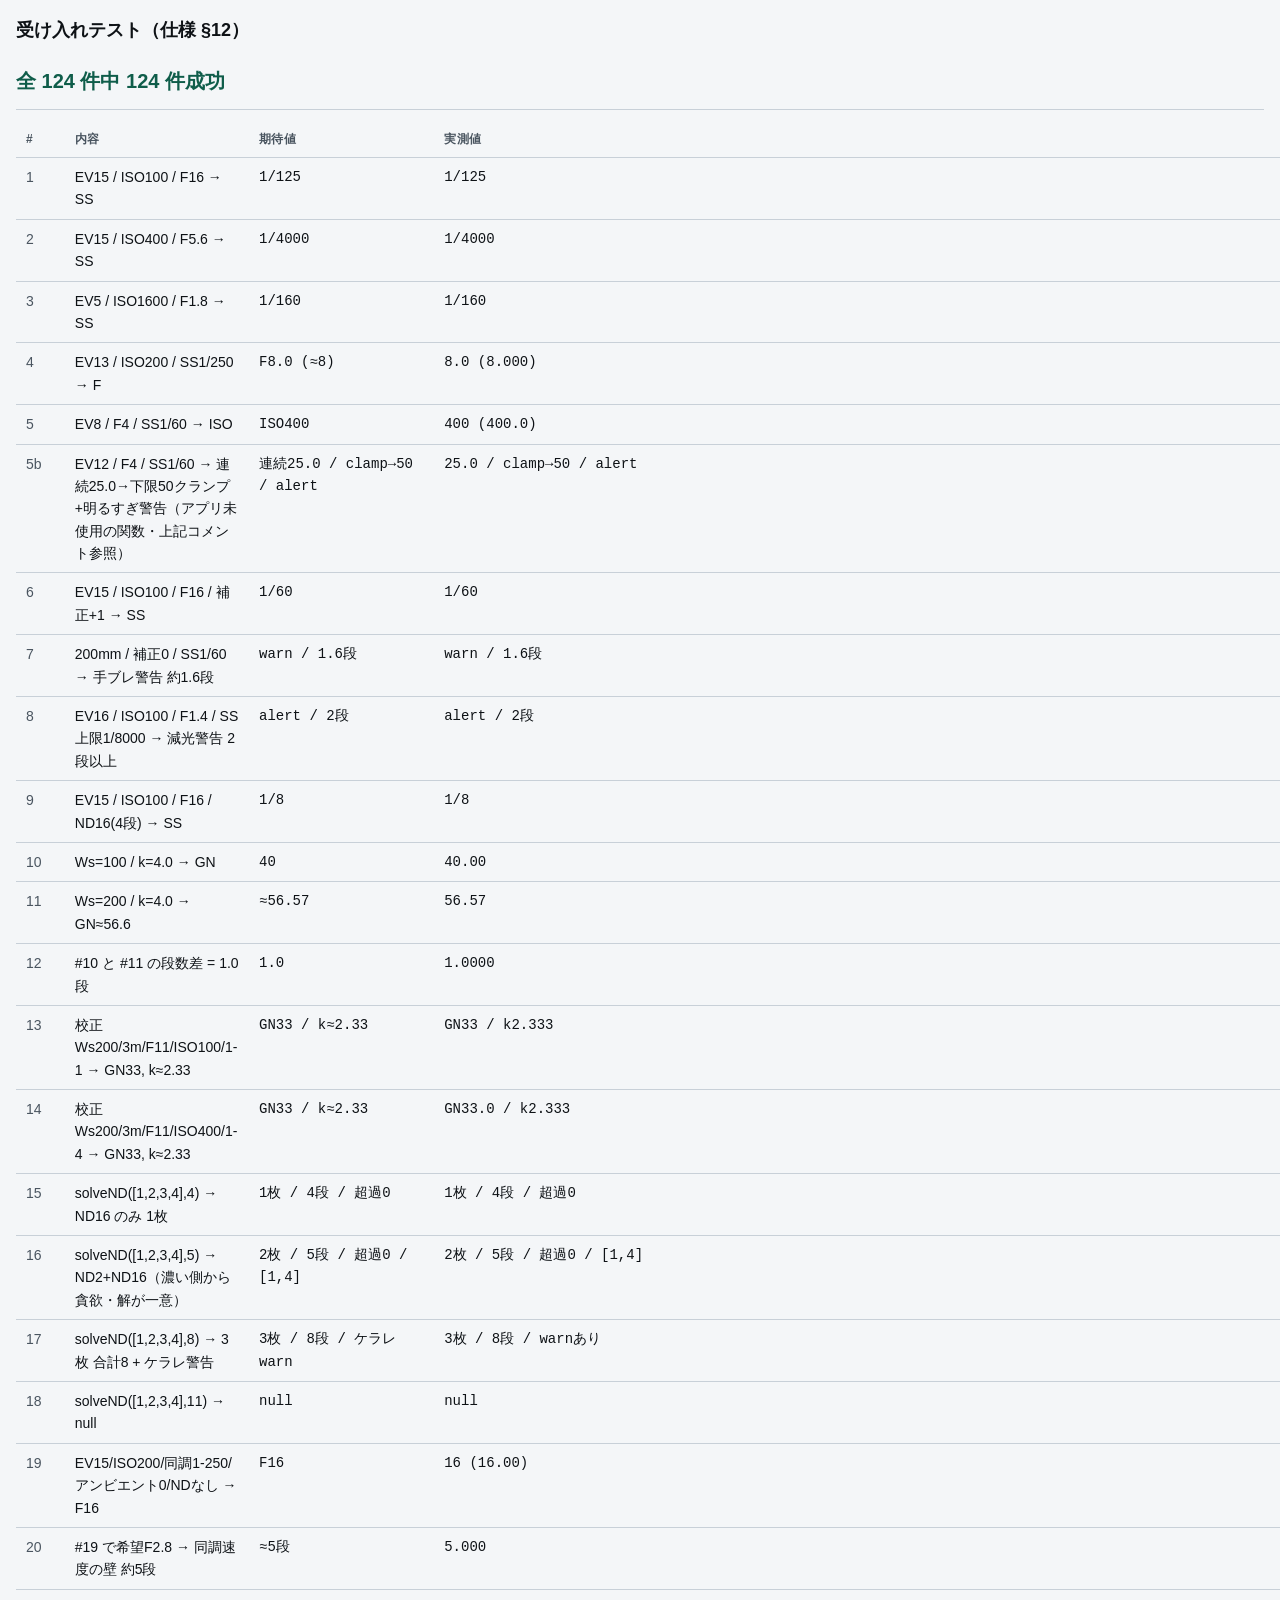
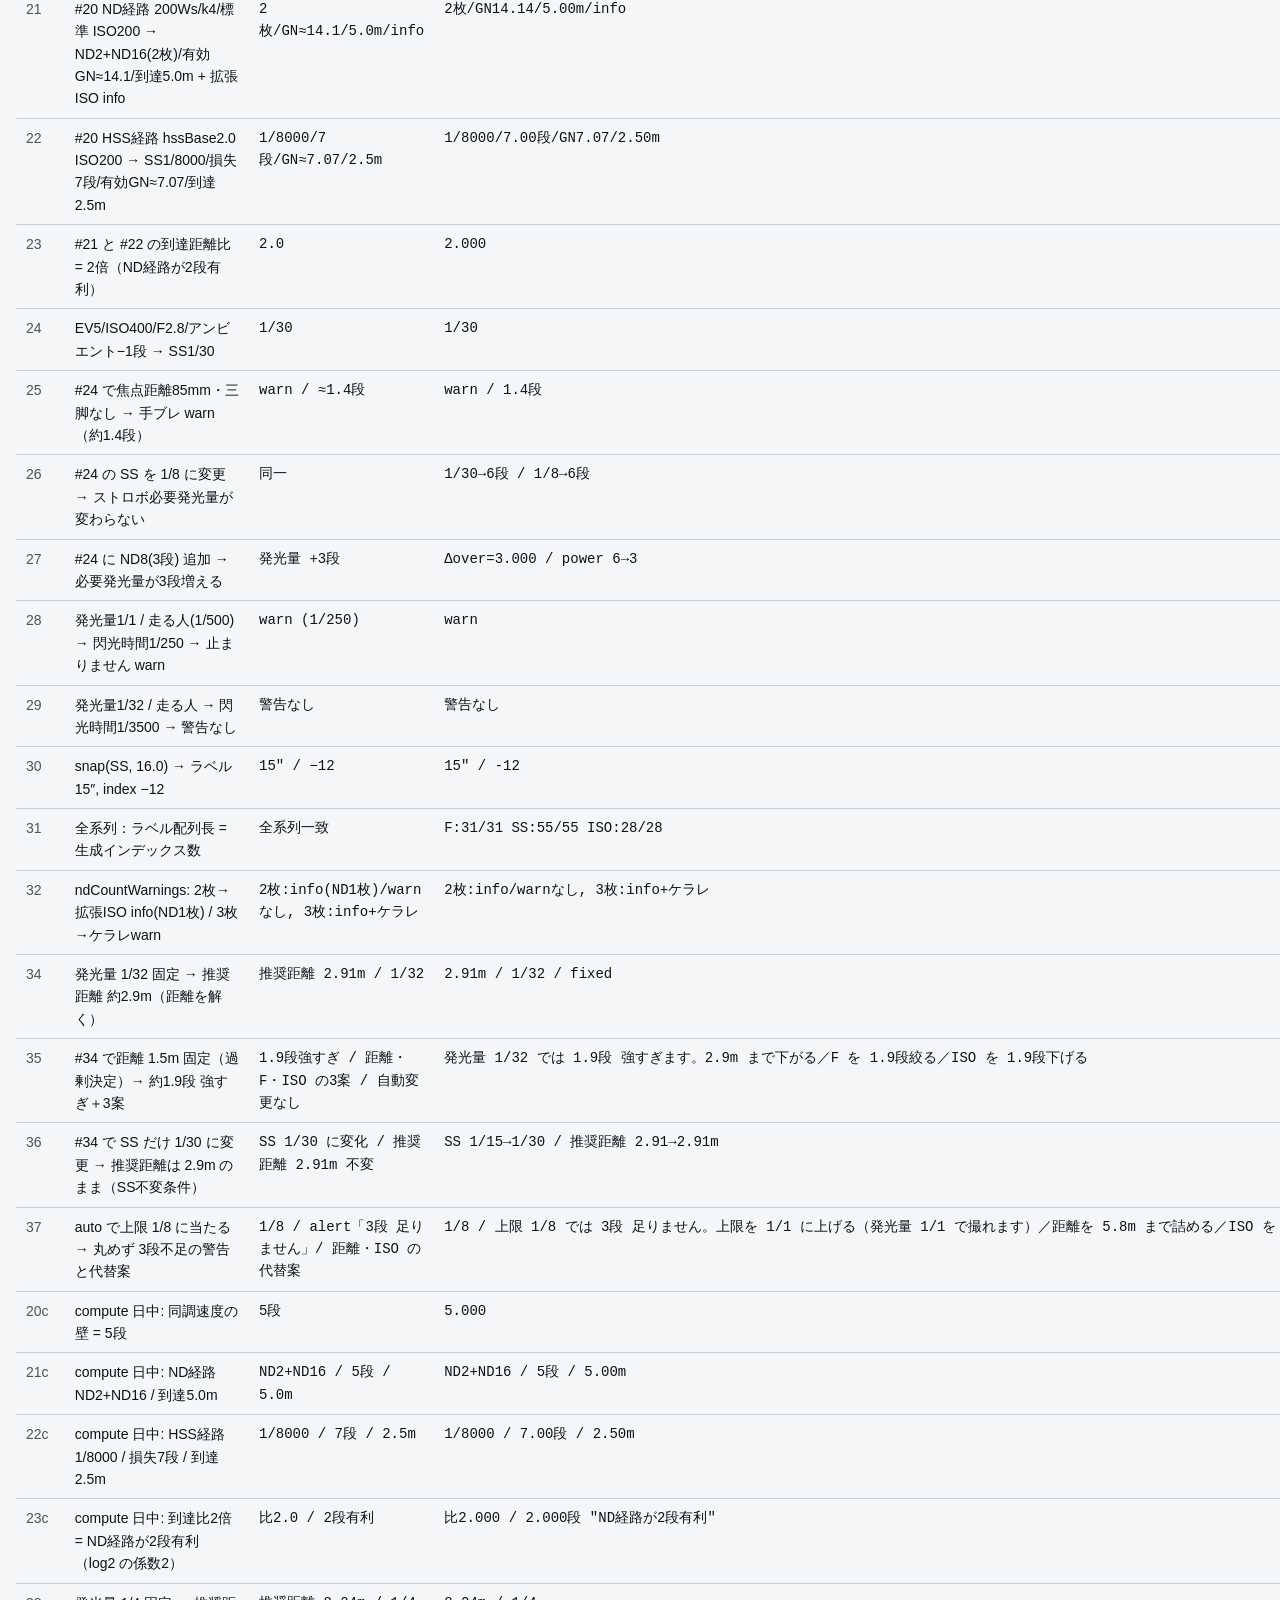
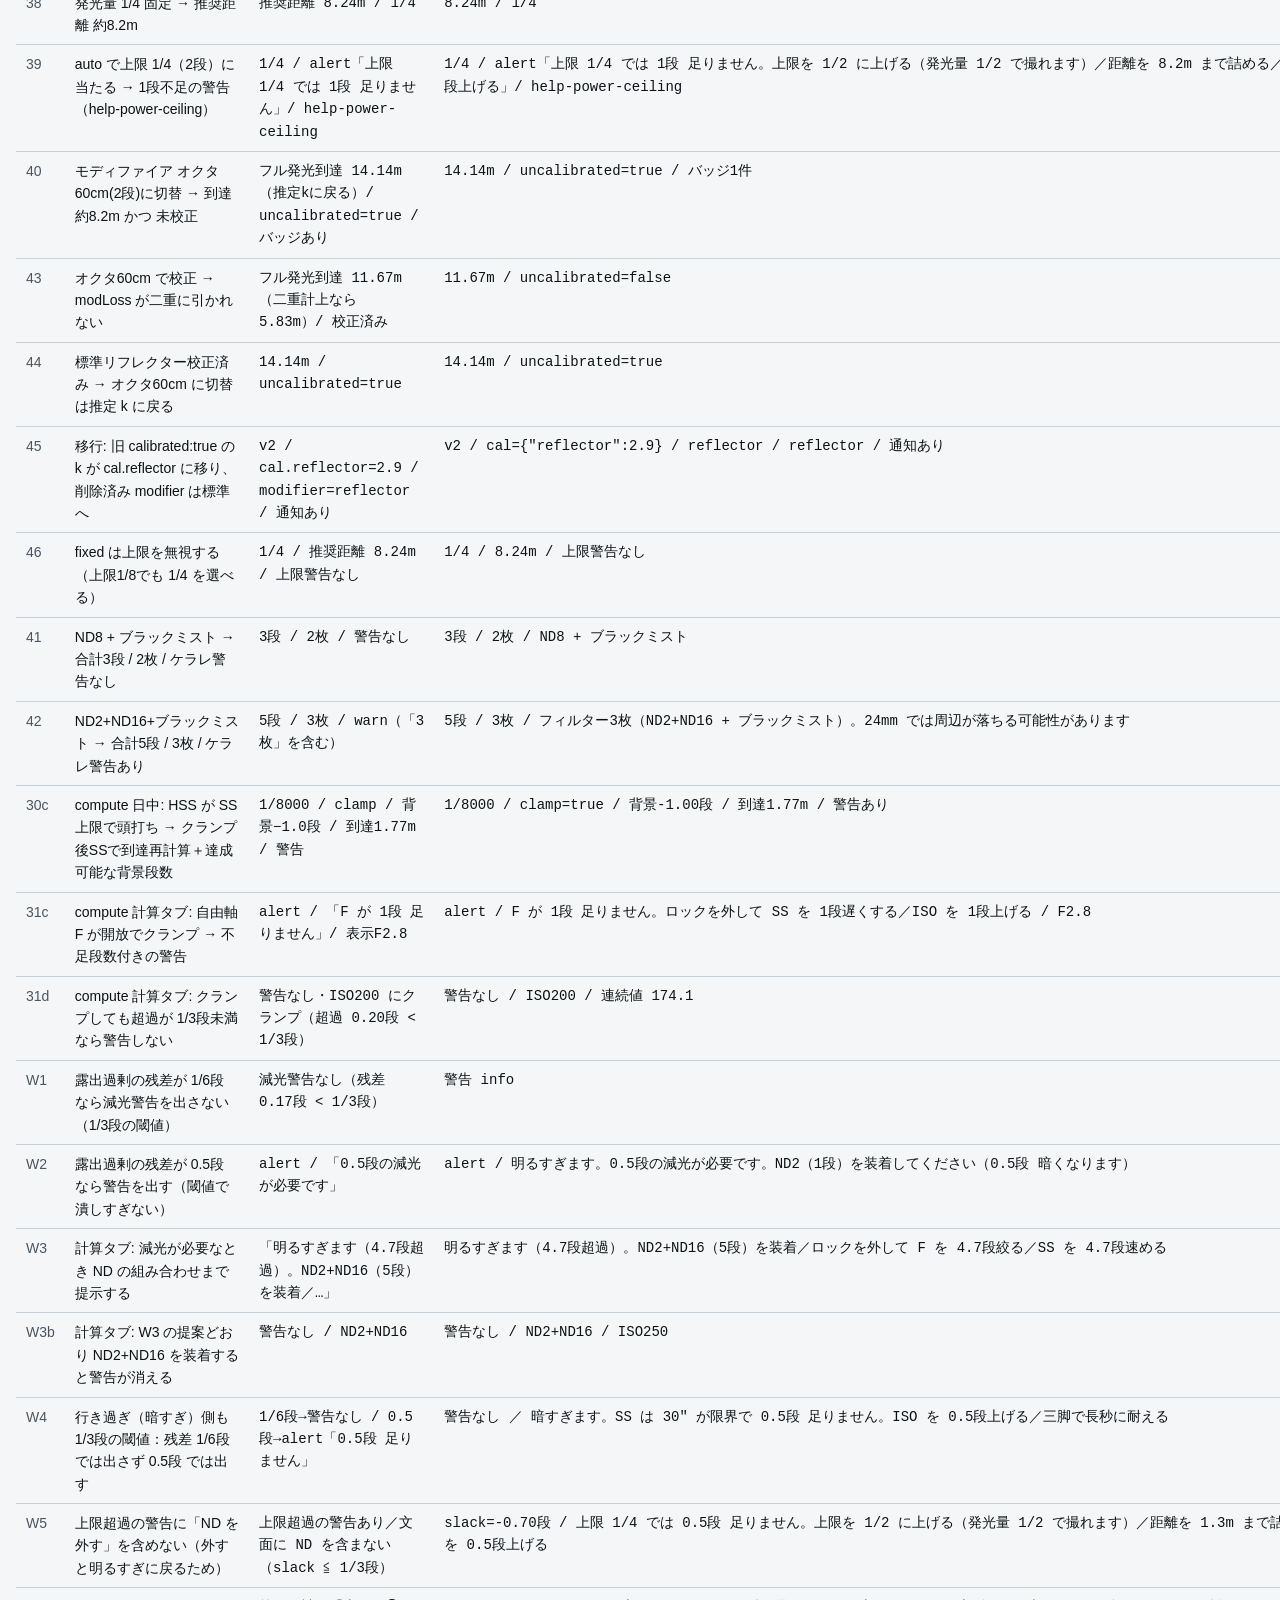
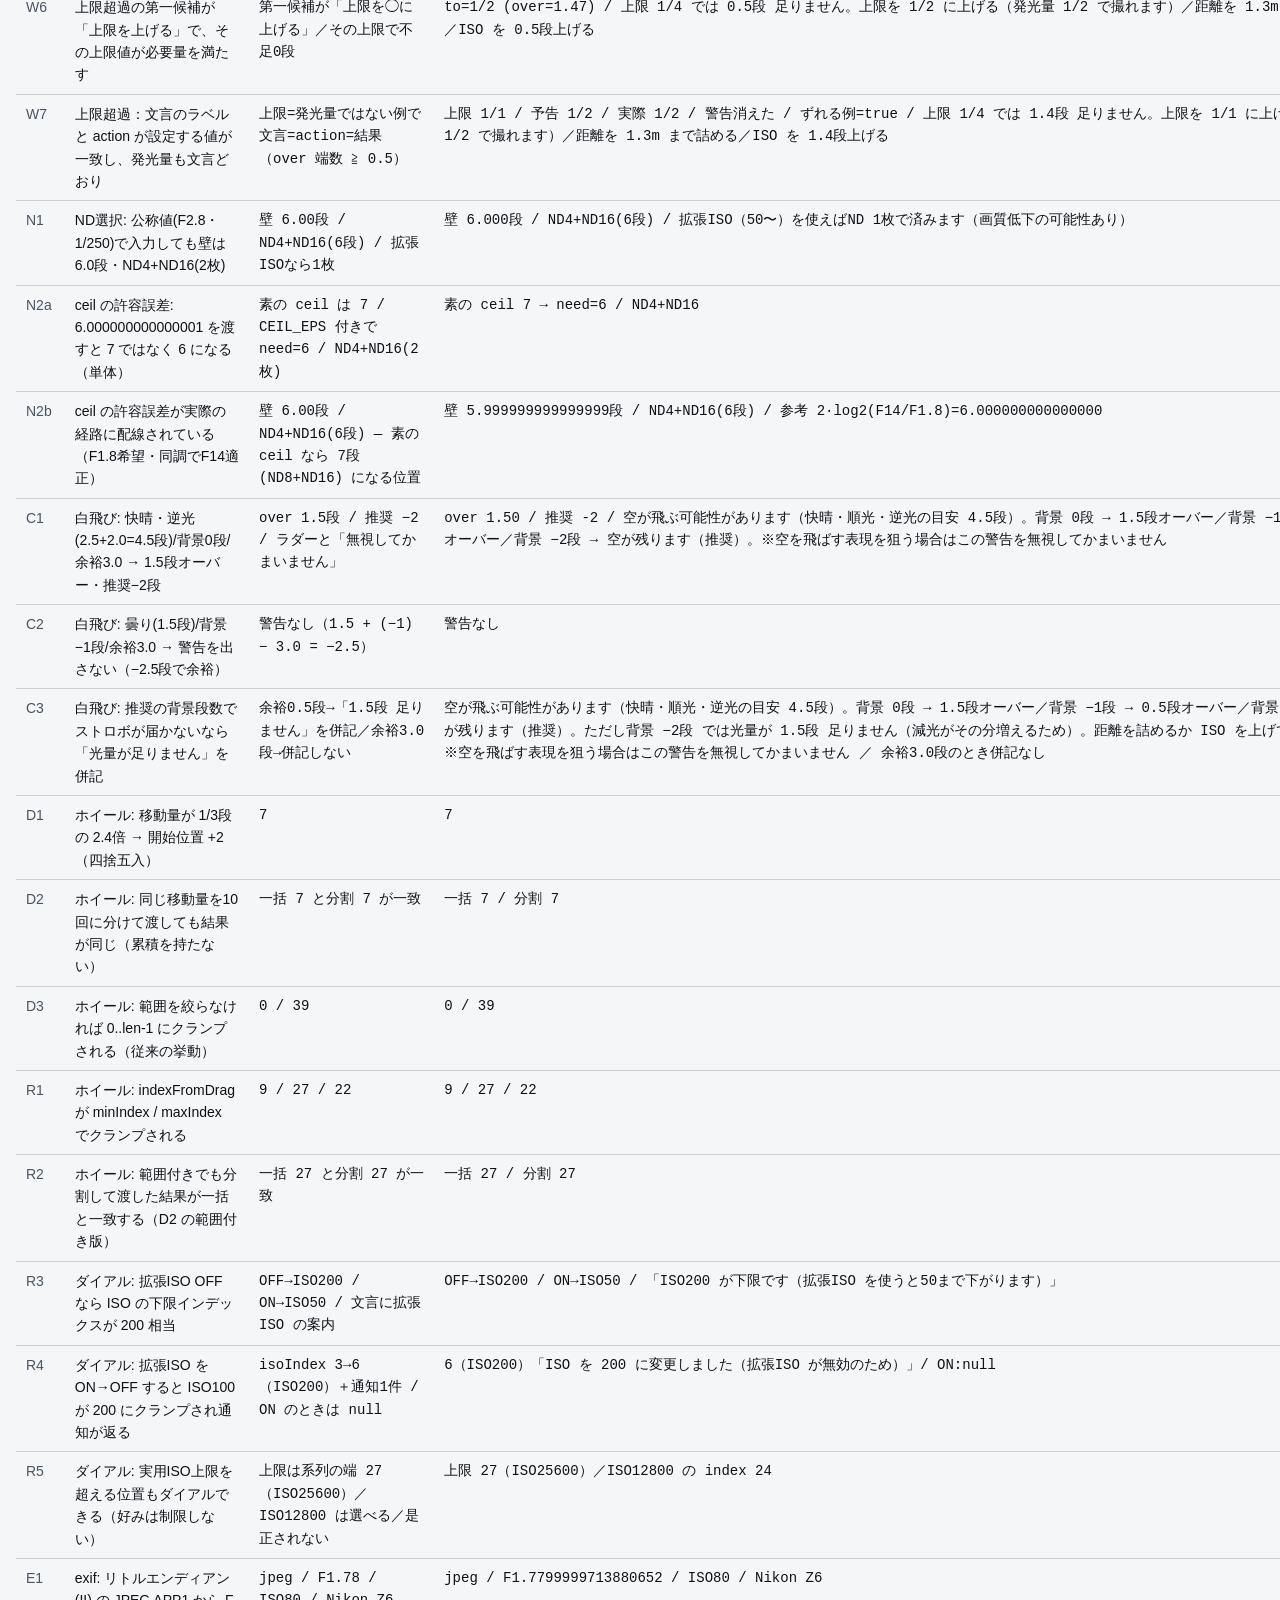
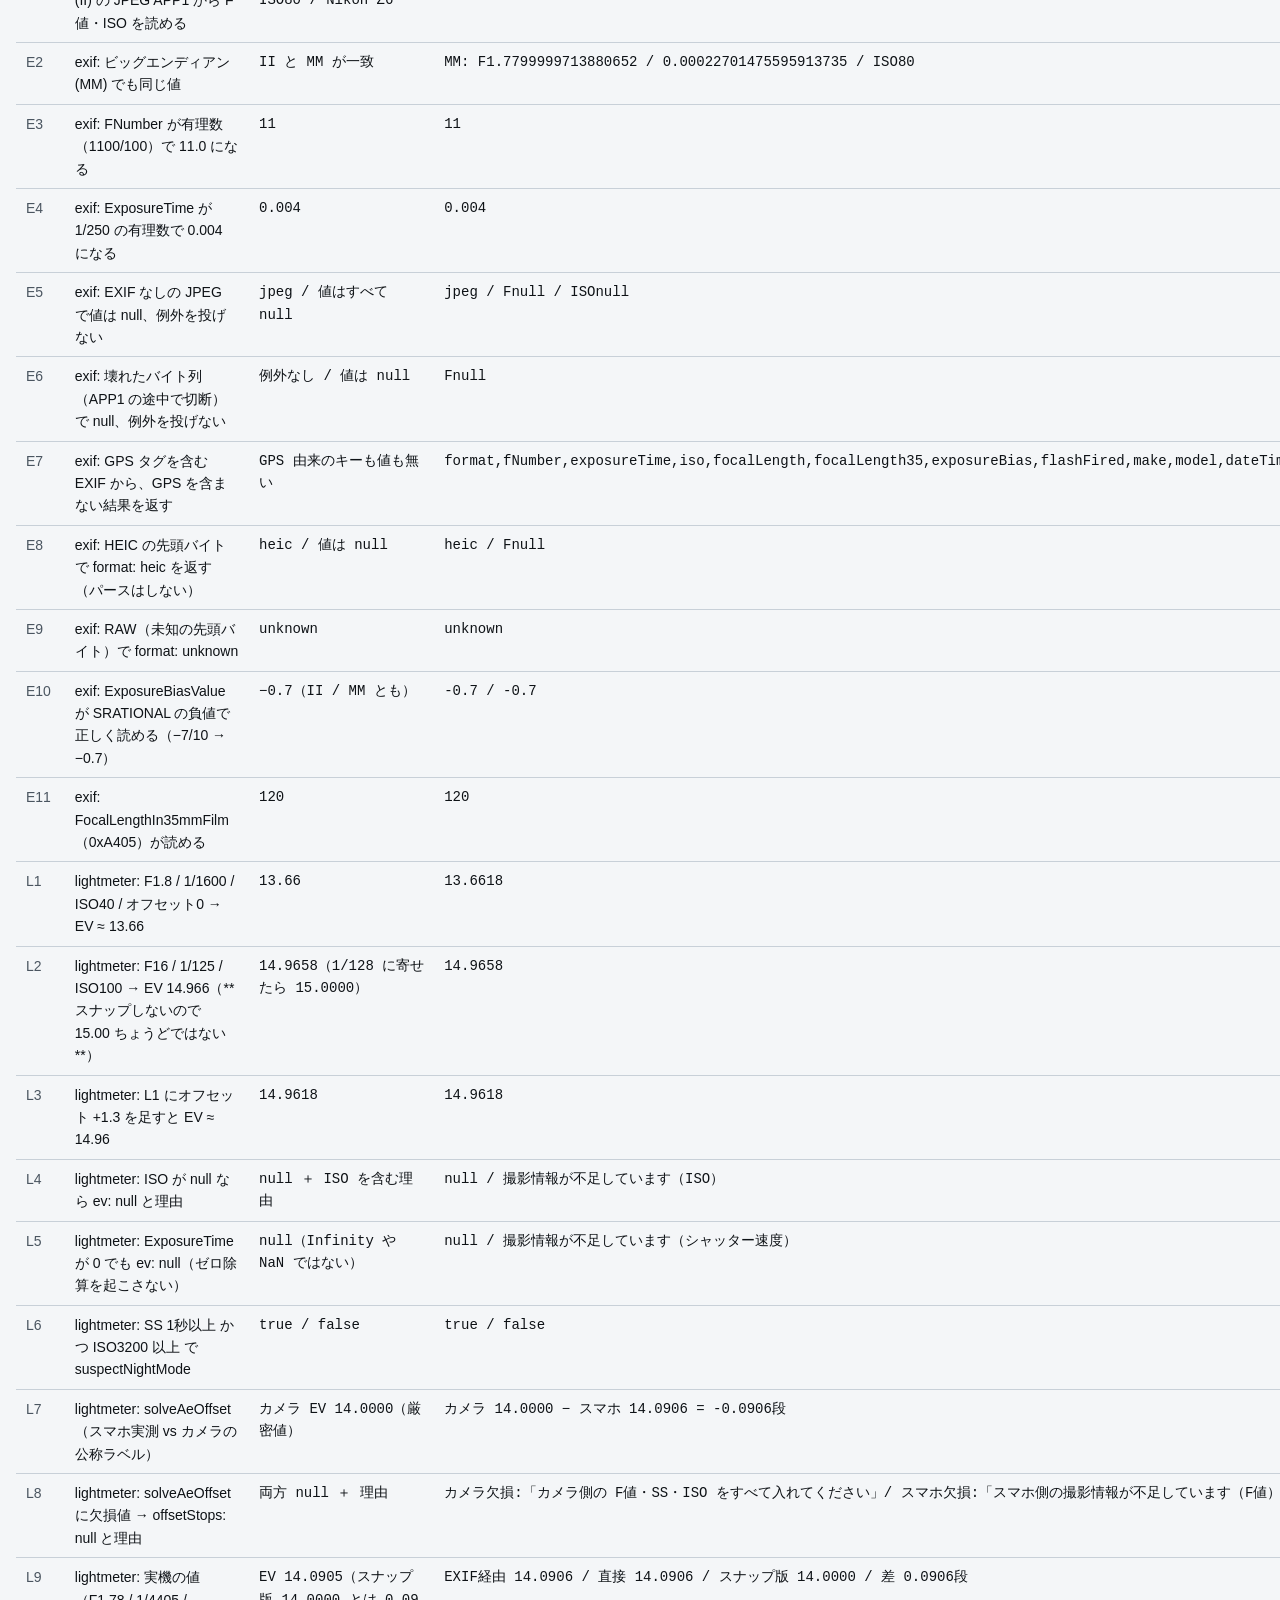
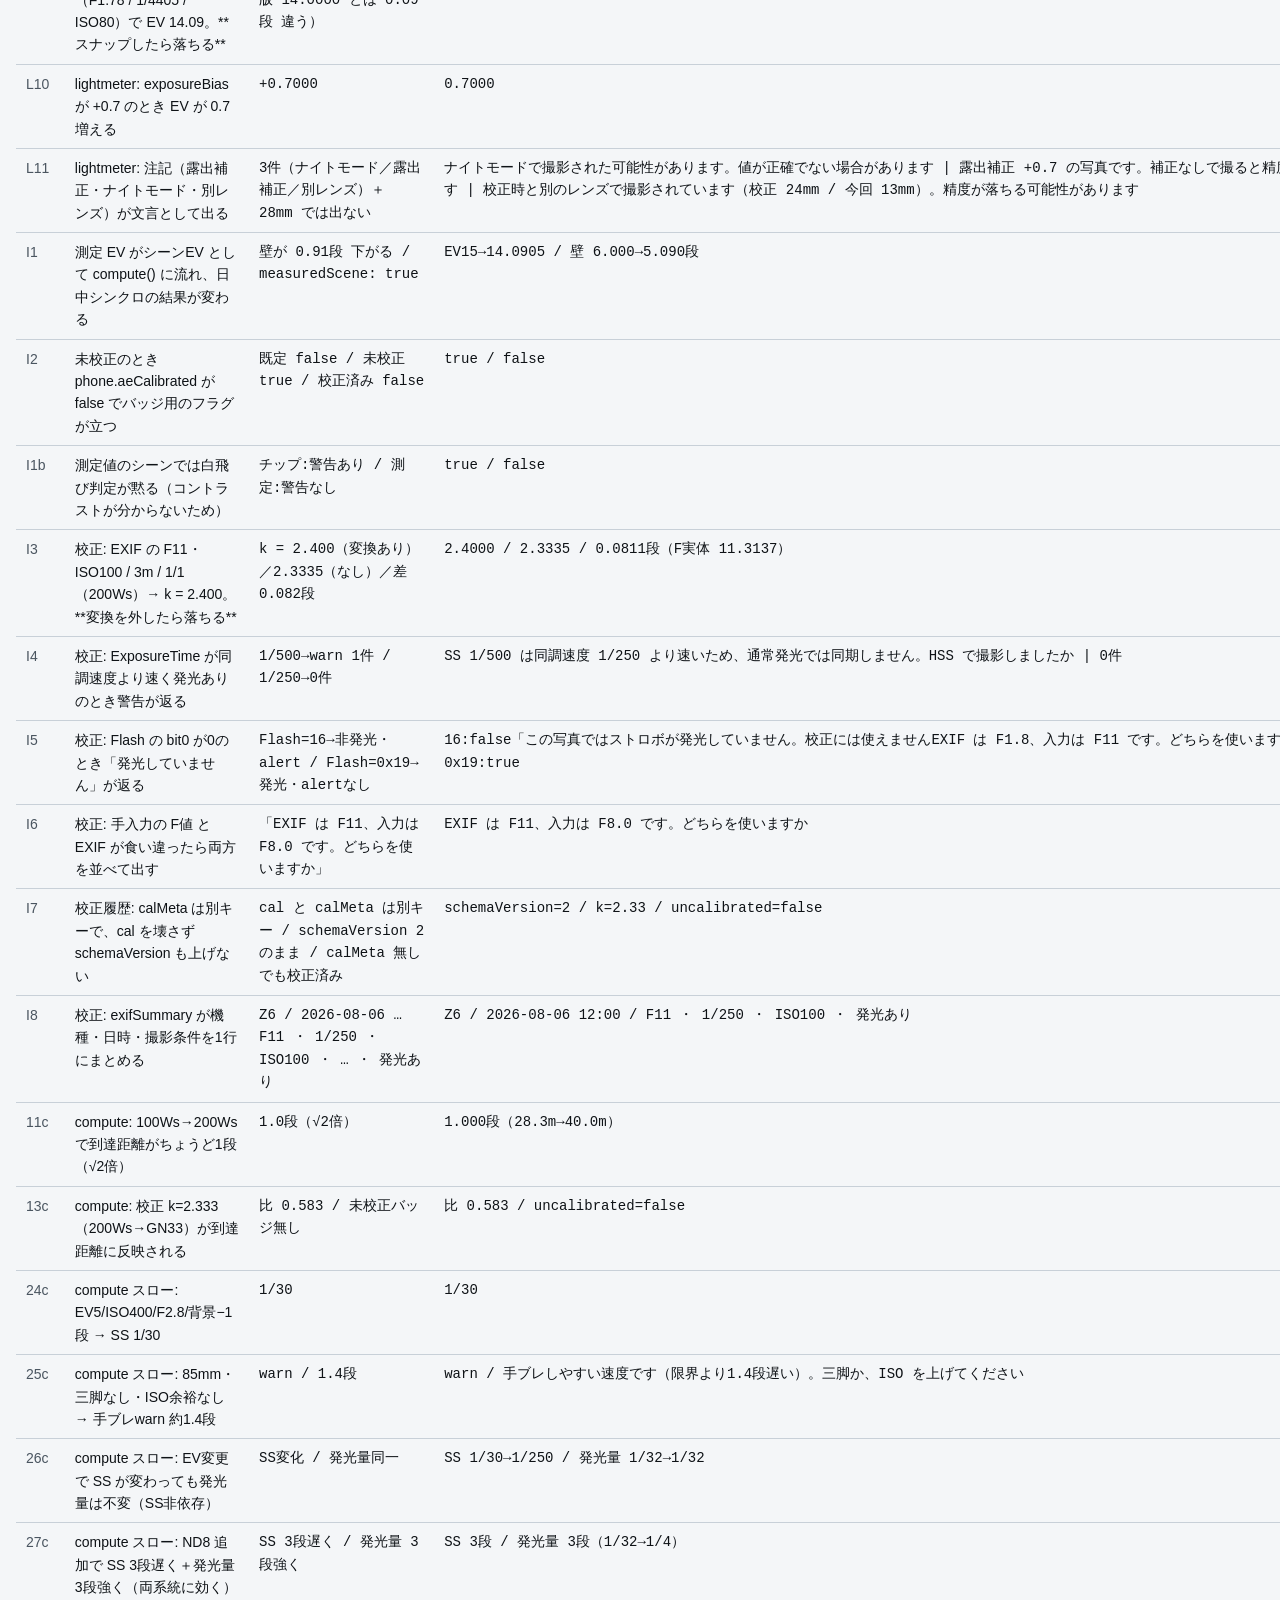
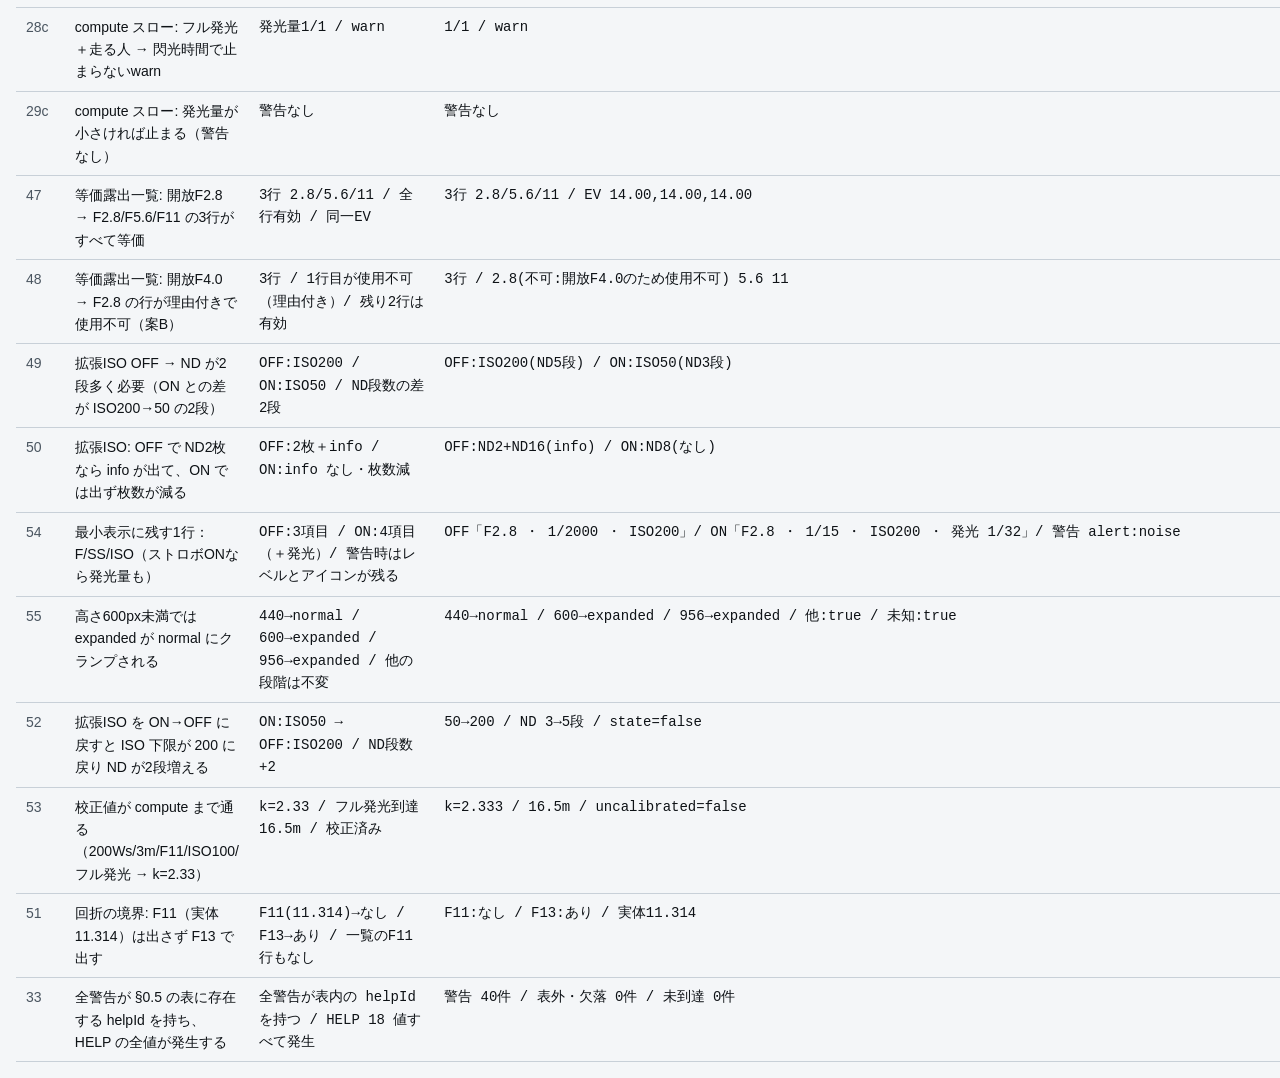
<file: tests.html>
<!doctype html>
<html lang="ja">
<head>
  <meta charset="utf-8">
  <meta name="viewport" content="width=device-width, initial-scale=1">
  <title>受け入れテスト — 適正露出アシスタント</title>
  <style>
    :root {
      --paper: #F4F6F8; --panel: #FFFFFF; --ink: #0E1216; --ink-2: #4A5560;
      --rule: #C8D0D8; --ok: #0F5D4A; --alert: #96131A;
    }
    @media (prefers-color-scheme: dark) {
      :root {
        --paper: #0B0F12; --panel: #151B21; --ink: #EAF0F5; --ink-2: #97A5B1;
        --rule: #2A343D; --ok: #4FCFA8; --alert: #FF6B6B;
      }
    }
    * { box-sizing: border-box; }
    body {
      margin: 0; padding: 16px; background: var(--paper); color: var(--ink);
      font-family: -apple-system, BlinkMacSystemFont, "Hiragino Sans", "Noto Sans JP", sans-serif;
      line-height: 1.6;
    }
    h1 { font-size: 18px; margin: 0 0 12px; }
    #summary {
      position: sticky; top: 0; background: var(--paper); padding: 8px 0 12px;
      font-size: 20px; font-weight: 700; border-bottom: 1px solid var(--rule); z-index: 1;
    }
    #summary.pass { color: var(--ok); }
    #summary.fail { color: var(--alert); }
    table { width: 100%; border-collapse: collapse; margin-top: 12px; }
    th, td {
      text-align: left; padding: 8px 10px; border-bottom: 1px solid var(--rule);
      vertical-align: top; font-size: 14px;
    }
    th { color: var(--ink-2); font-size: 12px; letter-spacing: .04em; }
    td.val { font-family: ui-monospace, SFMono-Regular, Menlo, monospace; font-variant-numeric: tabular-nums; }
    td.res { font-weight: 700; white-space: nowrap; }
    tr.fail { background: color-mix(in srgb, var(--alert) 12%, transparent); }
    tr.fail td.res { color: var(--alert); }
    tr.pass td.res { color: var(--ok); }
    .id { color: var(--ink-2); }
    .name { max-width: 34ch; }
  </style>
</head>
<body>
  <h1>受け入れテスト（仕様 §12）</h1>
  <div id="summary">実行中…</div>
  <table>
    <thead>
      <tr><th>#</th><th class="name">内容</th><th>期待値</th><th>実測値</th><th>合否</th></tr>
    </thead>
    <tbody id="rows"></tbody>
  </table>

  <script type="module">
    import { F, SS, ISO, snap } from './js/stops.js';
    import { solveSS, solveN, solveISO, handShakeLimit } from './js/exposure.js';
    import { solveND, ndLabel } from './js/filters.js';
    import {
      gnBase, applyModifier, applyIso, effectiveGN,
      calibrate, calibrateFromLabels, hssLoss, overStops, resolvePower, flashDuration,
    } from './js/flash.js';
    import {
      shakeWarning, overBrightWarning, isoFloorWarning, freezeWarning, blowoutWarning,
      daylightSync, slowSyncAmbient, ndCountWarnings, formatStops, ndAdvice,
    } from './js/advisor.js';
    import { SUBJECTS, POWER_STEPS, HELP, MEASURED_SCENE_KEY } from './js/scenes.js';
    import { parseExif } from './js/exif.js';
    import {
      evFromExposure, solveAeOffset, lensChangeNote, measurementNotes,
      calibrationNotes, exifSummary,
    } from './js/lightmeter.js';
    import { compute, clampManual } from './js/compute.js';
    import { makeState, migrate, mergeDeep, clampPanelSize } from './js/state.js';
    // wheel.js から純粋関数だけを取る（makeWheel は DOM を作るのでここでは使わない）
    import { indexFromDrag } from './js/wheel.js';

    // ---- 判定ヘルパー -------------------------------------------------------
    const rel = (a, b, tol = 0.01) => Math.abs(a - b) <= Math.abs(b) * tol + 1e-9;
    const near = (a, b, tol = 0.02) => Math.abs(a - b) <= tol;
    const subjectSS = (key) => SUBJECTS.find(s => s.key === key).ss;
    const powerDur = (stops) => POWER_STEPS[stops].duration;

    // 各テストは { id, name, run } を持ち、run は { expected, actual, pass } を返す。
    const T = [];
    const add = (id, name, run) => T.push({ id, name, run });

    // ===== アンビエント ======================================================
    add(1, 'EV15 / ISO100 / F16 → SS', () => {
      const t = solveSS(15, 100, F.real(24)); // F16
      const s = snap(SS, t);
      return { expected: '1/125', actual: s.label, pass: s.label === '1/125' };
    });
    add(2, 'EV15 / ISO400 / F5.6 → SS', () => {
      const s = snap(SS, solveSS(15, 400, F.real(15))); // F5.6
      return { expected: '1/4000', actual: s.label, pass: s.label === '1/4000' };
    });
    add(3, 'EV5 / ISO1600 / F1.8 → SS', () => {
      const s = snap(SS, solveSS(5, 1600, F.real(5))); // F1.8
      return { expected: '1/160', actual: s.label, pass: s.label === '1/160' };
    });
    add(4, 'EV13 / ISO200 / SS1/250 → F', () => {
      const n = solveN(13, 200, SS.real(24)); // 1/250
      const s = snap(F, n);
      return { expected: 'F8.0 (≈8)', actual: `${s.label} (${n.toFixed(3)})`, pass: s.label === '8.0' && rel(n, 8) };
    });
    add(5, 'EV8 / F4 / SS1/60 → ISO', () => {
      const iso = solveISO(8, F.real(12), SS.real(18)); // F4, 1/60
      const s = snap(ISO, iso);
      return { expected: 'ISO400', actual: `${s.label} (${iso.toFixed(1)})`, pass: s.label === '400' && rel(iso, 400) };
    });
    // ---- isoFloorWarning は「いまアプリから呼ばれていない」関数である（意図的）----
    // 意図別ロジックは ISO を下限から上げる方向にしか動かさないので、ISO が下限を割る経路が
    // compute には無い（明るすぎ分は SS 側に出て overBrightWarning が拾う）。そのため
    // compute.js の import は外してあり、この関数を呼ぶのは #5b と #33 だけ。
    //
    // **消さずに残しているのは、将来「ISO優先」の意図を追加したときに使うため。**
    // 仕様 §9 が定義する警告で、計算自体は正しい。テストを残すことで
    // 「使っていないから壊れていても気づかない」状態を防いでいる。
    // 逆に、compute に ISO を下げる経路を足したときはここを呼び出し側の検証に格上げすること。
    add('5b', 'EV12 / F4 / SS1/60 → 連続25.0→下限50クランプ+明るすぎ警告（アプリ未使用の関数・上記コメント参照）', () => {
      const iso = solveISO(12, F.real(12), SS.real(18)); // = 25.0
      const s = snap(ISO, iso);
      const w = isoFloorWarning(iso, 50);
      const ok = rel(iso, 25) && s.clamped && rel(s.real, 50) && w && w.level === 'alert' && /明るすぎ/.test(w.message);
      return { expected: '連続25.0 / clamp→50 / alert', actual: `${iso.toFixed(1)} / clamp→${s.real} / ${w ? w.level : 'なし'}`, pass: ok };
    });
    add(6, 'EV15 / ISO100 / F16 / 補正+1 → SS', () => {
      const s = snap(SS, solveSS(15, 100, F.real(24), 1));
      return { expected: '1/60', actual: s.label, pass: s.label === '1/60' };
    });
    add(7, '200mm / 補正0 / SS1/60 → 手ブレ警告 約1.6段', () => {
      const w = shakeWarning(SS.real(18), 200, 0); // 1/60
      const ok = w && w.level === 'warn' && formatStops(w.stops) === '1.6' && /1\.6段/.test(w.message);
      return { expected: 'warn / 1.6段', actual: w ? `${w.level} / ${formatStops(w.stops)}段` : 'なし', pass: ok };
    });
    add(8, 'EV16 / ISO100 / F1.4 / SS上限1/8000 → 減光警告 2段以上', () => {
      const needed = solveSS(16, 100, F.real(3)); // F1.4
      const w = overBrightWarning(needed, SS.real(39)); // 1/8000
      const ok = w && w.level === 'alert' && rel(w.stops, 2) && /2段/.test(w.message);
      return { expected: 'alert / 2段', actual: w ? `${w.level} / ${formatStops(w.stops)}段` : 'なし', pass: ok };
    });
    add(9, 'EV15 / ISO100 / F16 / ND16(4段) → SS', () => {
      const s = snap(SS, solveSS(15, 100, F.real(24), 0, 4));
      return { expected: '1/8', actual: s.label, pass: s.label === '1/8' };
    });

    // ===== Ws → GN と校正 ====================================================
    add(10, 'Ws=100 / k=4.0 → GN', () => {
      const gn = gnBase(100, 4.0);
      return { expected: '40', actual: gn.toFixed(2), pass: rel(gn, 40) };
    });
    add(11, 'Ws=200 / k=4.0 → GN≈56.6', () => {
      const gn = gnBase(200, 4.0);
      return { expected: '≈56.57', actual: gn.toFixed(2), pass: rel(gn, 56.568) };
    });
    add(12, '#10 と #11 の段数差 = 1.0段', () => {
      const diff = 2 * Math.log2(gnBase(200, 4) / gnBase(100, 4));
      return { expected: '1.0', actual: diff.toFixed(4), pass: near(diff, 1.0, 1e-6) };
    });
    add(13, '校正 Ws200/3m/F11/ISO100/1-1 → GN33, k≈2.33', () => {
      const c = calibrate({ ws: 200, distance: 3, fAperture: 11, iso: 100, powerStops: 0 });
      const ok = rel(c.gnMeasured, 33) && rel(c.k, 2.333, 0.005);
      return { expected: 'GN33 / k≈2.33', actual: `GN${c.gnMeasured} / k${c.k.toFixed(3)}`, pass: ok };
    });
    add(14, '校正 Ws200/3m/F11/ISO400/1-4 → GN33, k≈2.33', () => {
      const c = calibrate({ ws: 200, distance: 3, fAperture: 11, iso: 400, powerStops: 2 });
      const ok = rel(c.gnAtIso100Full, 33) && rel(c.k, 2.333, 0.005);
      return { expected: 'GN33 / k≈2.33', actual: `GN${c.gnAtIso100Full.toFixed(1)} / k${c.k.toFixed(3)}`, pass: ok };
    });

    // ===== ND 組み合わせ =====================================================
    add(15, 'solveND([1,2,3,4],4) → ND16 のみ 1枚', () => {
      const r = solveND([1, 2, 3, 4], 4);
      const ok = r.count === 1 && r.totalStops === 4 && r.excess === 0;
      return { expected: '1枚 / 4段 / 超過0', actual: `${r.count}枚 / ${r.totalStops}段 / 超過${r.excess}`, pass: ok };
    });
    add(16, 'solveND([1,2,3,4],5) → ND2+ND16（濃い側から貪欲・解が一意）', () => {
      const r = solveND([1, 2, 3, 4], 5);
      // 同枚数の解（ND4+ND8）もあるが、仕様 §6 により濃い側から貪欲に選んだ解に一意化する
      const ok = r.count === 2 && r.totalStops === 5 && r.excess === 0
        && r.filters.join('+') === '1+4';
      return { expected: '2枚 / 5段 / 超過0 / [1,4]', actual: `${r.count}枚 / ${r.totalStops}段 / 超過${r.excess} / [${r.filters}]`, pass: ok };
    });
    add(17, 'solveND([1,2,3,4],8) → 3枚 合計8 + ケラレ警告', () => {
      const r = solveND([1, 2, 3, 4], 8);
      const w = ndCountWarnings(r, { baseISO: 200, expandedISOMin: 50, ownedND: [1, 2, 3, 4], wallStops: 8 });
      const kerare = w.some(x => x.level === 'warn' && /ケラレ/.test(x.message));
      const ok = r.count === 3 && r.totalStops === 8 && kerare;
      return { expected: '3枚 / 8段 / ケラレwarn', actual: `${r.count}枚 / ${r.totalStops}段 / ${kerare ? 'warnあり' : 'なし'}`, pass: ok };
    });
    add(18, 'solveND([1,2,3,4],11) → null', () => {
      const r = solveND([1, 2, 3, 4], 11);
      return { expected: 'null', actual: String(r), pass: r === null };
    });

    // ===== 日中シンクロ ======================================================
    const DS_BASE = {
      evScene: 15, iso: 200, comp: 0, syncSpeedReal: SS.real(24), // 1/250
      ownedND: [1, 2, 3, 4], ws: 200, k: 4.0, modLoss: 0,
      hssCapable: true, hssBaseLoss: 2.0, baseISO: 200, expandedISOMin: 50,
    };
    add(19, 'EV15/ISO200/同調1-250/アンビエント0/NDなし → F16', () => {
      const r = daylightSync({ ...DS_BASE, ambientOffset: 0 });
      const ok = r.fAtSync.label === '16' && rel(r.fAtSyncReal, 16);
      return { expected: 'F16', actual: `${r.fAtSync.label} (${r.fAtSyncReal.toFixed(2)})`, pass: ok };
    });
    add(20, '#19 で希望F2.8 → 同調速度の壁 約5段', () => {
      const r = daylightSync({ ...DS_BASE, ambientOffset: 0, desiredN: F.real(9) }); // F2.8
      return { expected: '≈5段', actual: r.wallStops.toFixed(3), pass: rel(r.wallStops, 5) };
    });
    add(21, '#20 ND経路 200Ws/k4/標準 ISO200 → ND2+ND16(2枚)/有効GN≈14.1/到達5.0m + 拡張ISO info', () => {
      const r = daylightSync({ ...DS_BASE, ambientOffset: 0, desiredN: F.real(9) });
      const nd = r.ndPath;
      const info = r.warnings.some(w => w.level === 'info' && /拡張/.test(w.message));
      const ok = nd.count === 2 && nd.totalStops === 5 && rel(nd.gnEff, 14.14, 0.02) && rel(nd.reach, 5.0, 0.02) && info;
      return { expected: '2枚/GN≈14.1/5.0m/info', actual: `${nd.count}枚/GN${nd.gnEff.toFixed(2)}/${nd.reach.toFixed(2)}m/${info ? 'info' : 'なし'}`, pass: ok };
    });
    add(22, '#20 HSS経路 hssBase2.0 ISO200 → SS1/8000/損失7段/有効GN≈7.07/到達2.5m', () => {
      const r = daylightSync({ ...DS_BASE, ambientOffset: 0, desiredN: F.real(9) });
      const h = r.hssPath;
      const ok = h.ss.label === '1/8000' && rel(h.hssLoss, 7) && rel(h.gnEff, 7.07, 0.02) && rel(h.reach, 2.5, 0.02);
      return { expected: '1/8000/7段/GN≈7.07/2.5m', actual: `${h.ss.label}/${h.hssLoss.toFixed(2)}段/GN${h.gnEff.toFixed(2)}/${h.reach.toFixed(2)}m`, pass: ok };
    });
    add(23, '#21 と #22 の到達距離比 = 2倍（ND経路が2段有利）', () => {
      const r = daylightSync({ ...DS_BASE, ambientOffset: 0, desiredN: F.real(9) });
      const ratio = r.ndPath.reach / r.hssPath.reach;
      return { expected: '2.0', actual: ratio.toFixed(3), pass: rel(ratio, 2.0) };
    });

    // ===== スローシンクロ ====================================================
    add(24, 'EV5/ISO400/F2.8/アンビエント−1段 → SS1/30', () => {
      const r = slowSyncAmbient({ evScene: 5, iso: 400, N: F.real(9), ambientOffset: -1 }); // F2.8
      return { expected: '1/30', actual: r.ss.label, pass: r.ss.label === '1/30' };
    });
    add(25, '#24 で焦点距離85mm・三脚なし → 手ブレ warn（約1.4段）', () => {
      const r = slowSyncAmbient({ evScene: 5, iso: 400, N: F.real(9), ambientOffset: -1 });
      const w = shakeWarning(r.ss.real, 85, 0);
      const ok = w && w.level === 'warn' && rel(w.stops, 1.4, 0.05);
      return { expected: 'warn / ≈1.4段', actual: w ? `${w.level} / ${formatStops(w.stops)}段` : 'なし', pass: ok };
    });
    add(26, '#24 の SS を 1/8 に変更 → ストロボ必要発光量が変わらない', () => {
      // ストロボ側は SS に依存しない。同じ機材条件なら SS を変えても発光量は不変。
      const gi = applyIso(applyModifier(gnBase(200, 4), 0), 400);
      const N = F.real(9), dist = 5;
      const pAt30 = resolvePower(overStops(effectiveGN(gi, 0, 0, 0), N, dist)); // SS 1/30 の文脈
      const pAt8 = resolvePower(overStops(effectiveGN(gi, 0, 0, 0), N, dist));  // SS 1/8 の文脈
      const ok = pAt30.powerStops === pAt8.powerStops;
      return { expected: '同一', actual: `1/30→${pAt30.powerStops}段 / 1/8→${pAt8.powerStops}段`, pass: ok };
    });
    add(27, '#24 に ND8(3段) 追加 → 必要発光量が3段増える', () => {
      const gi = applyIso(applyModifier(gnBase(200, 4), 0), 400);
      const N = F.real(9), dist = 5;
      const overNoND = overStops(effectiveGN(gi, 0, 0, 0), N, dist);
      const overND3 = overStops(effectiveGN(gi, 0, 3, 0), N, dist);
      const pNo = resolvePower(overNoND).powerStops;
      const pNd = resolvePower(overND3).powerStops;
      // 過剰段数が3減る＝発光量を3段上げる（powerStops が3減る）
      const ok = near(overNoND - overND3, 3, 1e-9) && (pNo - pNd) === 3;
      return { expected: '発光量 +3段', actual: `Δover=${(overNoND - overND3).toFixed(3)} / power ${pNo}→${pNd}`, pass: ok };
    });
    add(28, '発光量1/1 / 走る人(1/500) → 閃光時間1/250 → 止まりません warn', () => {
      const w = freezeWarning(powerDur(0), subjectSS('running'));
      const ok = w && w.level === 'warn' && flashDuration(0) === powerDur(0);
      return { expected: 'warn (1/250)', actual: w ? `${w.level}` : '警告なし', pass: ok };
    });
    add(29, '発光量1/32 / 走る人 → 閃光時間1/3500 → 警告なし', () => {
      const w = freezeWarning(powerDur(5), subjectSS('running'));
      return { expected: '警告なし', actual: w ? w.level : '警告なし', pass: w === null };
    });

    // ===== テーブル ==========================================================
    add(30, 'snap(SS, 16.0) → ラベル 15″, index −12', () => {
      const s = snap(SS, 16.0);
      const ok = s.label === '15″' && s.index === -12;
      return { expected: '15″ / −12', actual: `${s.label} / ${s.index}`, pass: ok };
    });
    add(31, '全系列：ラベル配列長 = 生成インデックス数', () => {
      const check = (series) => {
        const count = series.maxIndex - series.minIndex + 1;
        if (series.labels.length !== count) return false;
        for (let i = series.minIndex; i <= series.maxIndex; i++) {
          if (typeof series.label(i) !== 'string') return false;
          if (!Number.isFinite(series.real(i))) return false;
        }
        return true;
      };
      const ok = check(F) && check(SS) && check(ISO);
      const detail = `F:${F.labels.length}/${F.maxIndex - F.minIndex + 1} SS:${SS.labels.length}/${SS.maxIndex - SS.minIndex + 1} ISO:${ISO.labels.length}/${ISO.maxIndex - ISO.minIndex + 1}`;
      return { expected: '全系列一致', actual: detail, pass: ok };
    });

    // ===== ND 枚数警告（拡張ISO 導線／ケラレ）==============================
    add(32, 'ndCountWarnings: 2枚→拡張ISO info(ND1枚) / 3枚→ケラレwarn', () => {
      const two = ndCountWarnings(solveND([1, 2, 3, 4], 5), { baseISO: 200, expandedISOMin: 50, ownedND: [1, 2, 3, 4], wallStops: 5 });
      const three = ndCountWarnings(solveND([1, 2, 3, 4], 8), { baseISO: 200, expandedISOMin: 50, ownedND: [1, 2, 3, 4], wallStops: 8 });
      const twoInfo = two.some((w) => w.level === 'info' && /拡張/.test(w.message) && /ND 1枚/.test(w.message));
      const twoNoKerare = !two.some((w) => /ケラレ/.test(w.message));
      const threeInfo = three.some((w) => w.level === 'info' && /拡張/.test(w.message));
      const threeKerare = three.some((w) => w.level === 'warn' && /ケラレ/.test(w.message));
      const ok = twoInfo && twoNoKerare && threeInfo && threeKerare;
      return {
        expected: '2枚:info(ND1枚)/warnなし, 3枚:info+ケラレ',
        actual: `2枚:${twoInfo ? 'info' : '×'}/${twoNoKerare ? 'warnなし' : 'warnあり'}, 3枚:${threeInfo ? 'info' : '×'}+${threeKerare ? 'ケラレ' : '×'}`,
        pass: ok,
      };
    });

    // ======================================================================
    //  compute(state) 経由の統合テスト（末尾 c = compute を通す）
    //  純粋関数を直接呼ぶ上の群と違い、意図別ロジック・経路比較・警告の
    //  「組み立て」まで含めて検証する。ここが赤くなればアプリの表示が誤る。
    // ======================================================================
    const F28 = 2 ** (9 / 6);   // F2.8 の厳密値 2.8284
    const SYNC = 2 ** -8;       // 同調 1/250 の厳密値（1/256）

    /** 日中シンクロの基準状態（仕様 #19〜#23 と同条件）。 */
    const dayState = (patch = {}) => makeState({
      intent: 'daylightSync',
      scene: { evBase: 15, adjust: 0 },
      camera: { syncSpeed: SYNC, isoMin: 200 },
      lens: { fMin: F28 },
      profiles: makeState().profiles.map((p) => ({ ...p, powerCeilingStops: 0 })),
      flash: { profileId: 'p2', modifier: 'reflector', distance: 3, ambientOffset: 0 },
      ...patch,
    });
    /**
     * スローシンクロの基準状態。
     * 発光量の上限（既定 1/8）は物理の検証を妨げるため、ここでは 0（1/1 まで許可）にする。
     * 上限そのものの検証は #37 で行う。
     */
    const noCeiling = () => makeState().profiles.map((p) => ({ ...p, powerCeilingStops: 0 }));
    const slowState = (patch = {}) => makeState({
      intent: 'slowSync',
      subject: 'running',
      scene: { evBase: 5, adjust: 0 },
      camera: { isoMin: 400 },
      lens: { fMin: F28 },
      profiles: noCeiling(),
      flash: { profileId: 'p2', distance: 8, ambientOffset: -1, tripod: true },
      ...patch,
    });

    // ===== 発光量モード（#34〜#37）==========================================
    // 共通前提：200Ws / k=2.33（校正済み）/ 標準リフレクター / ISO200 / F2.8 / ND なし
    //   GN_base = 2.33×√200 = 32.95 ／ GN_iso = 32.95×√2 = 46.60
    const K233 = 2.33;
    const powerState = (patch = {}) => makeState({
      intent: 'slowSync',
      subject: 'static',
      scene: { evBase: 5, adjust: 0 },
      camera: { isoMin: 200 },
      lens: { fMin: F28 },
      // 校正はモディファイアごと：標準リフレクターで k=2.33 を実測した状態にする
      profiles: makeState().profiles.map((p) => (p.id === 'p2'
        ? { ...p, cal: { reflector: K233 }, powerCeilingStops: 3, minPowerStops: 7 } : p)),
      flash: { profileId: 'p2', modifier: 'reflector', distance: 3, ambientOffset: -1, tripod: true, powerMode: 'fixed', powerStops: 5 },
      ...patch,
    });

    add(34, '発光量 1/32 固定 → 推奨距離 約2.9m（距離を解く）', () => {
      const d = compute(powerState());
      const gnIso = K233 * Math.sqrt(200) * Math.SQRT2;      // 46.60
      const expect = (gnIso * 2 ** (-5 / 2)) / F28;          // 8.238 / 2.8284 = 2.91
      const ok = rel(d.flash.recommendedDistance, expect, 0.01) && rel(expect, 2.91, 0.01)
        && d.flash.powerLabel === '1/32' && d.flash.mode === 'fixed';
      return {
        expected: `推奨距離 ${expect.toFixed(2)}m / 1/32`,
        actual: `${d.flash.recommendedDistance.toFixed(2)}m / ${d.flash.powerLabel} / ${d.flash.mode}`,
        pass: ok,
      };
    });
    add(35, '#34 で距離 1.5m 固定（過剰決定）→ 約1.9段 強すぎ＋3案', () => {
      const d = compute(powerState({ flash: { profileId: 'p2', modifier: 'reflector', distance: 1.5, ambientOffset: -1, tripod: true, powerMode: 'fixed', powerStops: 5 } }));
      const w = d.warnings.find((x) => /強すぎます/.test(x.message));
      const ok = w && /1\.9段/.test(w.message)
        && /m まで下がる/.test(w.message) && /F を/.test(w.message) && /ISO を/.test(w.message)
        // 自動でどれも変更しない：発光量も距離も設定値のまま
        && d.flash.powerLabel === '1/32' && rel(d.flash.recommendedDistance, 2.91, 0.02);
      return {
        expected: '1.9段強すぎ / 距離・F・ISO の3案 / 自動変更なし',
        actual: w ? w.message : '警告なし',
        pass: ok,
      };
    });
    add(36, '#34 で SS だけ 1/30 に変更 → 推奨距離は 2.9m のまま（SS不変条件）', () => {
      const a = compute(powerState());                        // EV5 → SS 1/15
      const b = compute(powerState({ scene: { evBase: 6, adjust: 0 } })); // EV6 → SS 1/30
      const ok = b.ambient.ssLabel === '1/30' && a.ambient.ssLabel !== b.ambient.ssLabel
        && rel(b.flash.recommendedDistance, a.flash.recommendedDistance, 1e-9)
        && rel(b.flash.recommendedDistance, 2.91, 0.01);
      return {
        expected: 'SS 1/30 に変化 / 推奨距離 2.91m 不変',
        actual: `SS ${a.ambient.ssLabel}→${b.ambient.ssLabel} / 推奨距離 ${a.flash.recommendedDistance.toFixed(2)}→${b.flash.recommendedDistance.toFixed(2)}m`,
        pass: ok,
      };
    });
    add(37, 'auto で上限 1/8 に当たる → 丸めず 3段不足の警告と代替案', () => {
      // 必要発光量が 1/1（0段）になる距離＝GN_iso/N。上限 1/8(3段) なので 3段足りない
      const gnIso = K233 * Math.sqrt(200) * Math.SQRT2;
      const dist = gnIso / F28; // 16.48m
      const d = compute(powerState({
        flash: { profileId: 'p2', modifier: 'reflector', distance: dist, ambientOffset: -1, tripod: true, powerMode: 'auto' },
      }));
      const w = d.warnings.find((x) => /足りません/.test(x.message));
      const ok = d.flash.powerLabel === '1/8'          // 上限で止まる
        && w && w.level === 'alert' && /3段 足りません/.test(w.message)
        && /まで詰める/.test(w.message) && /ISO を/.test(w.message);
      return {
        expected: '1/8 / alert「3段 足りません」/ 距離・ISO の代替案',
        actual: `${d.flash.powerLabel} / ${w ? w.message : '警告なし'}`,
        pass: ok,
      };
    });

    add('20c', 'compute 日中: 同調速度の壁 = 5段', () => {
      const d = compute(dayState());
      const ok = d.wall != null && rel(d.wall.stops, 5, 0.01);
      return { expected: '5段', actual: d.wall ? d.wall.stops.toFixed(3) : 'なし', pass: ok };
    });
    add('21c', 'compute 日中: ND経路 ND2+ND16 / 到達5.0m', () => {
      const d = compute(dayState());
      const p = d.paths.nd;
      const ok = p && p.nd === 'ND2+ND16' && p.lossStops === 5 && rel(p.reach, 5.0, 0.02);
      return { expected: 'ND2+ND16 / 5段 / 5.0m', actual: p ? `${p.nd} / ${p.lossStops}段 / ${p.reach.toFixed(2)}m` : 'なし', pass: ok };
    });
    add('22c', 'compute 日中: HSS経路 1/8000 / 損失7段 / 到達2.5m', () => {
      const d = compute(dayState());
      const p = d.paths.hss;
      const ok = p && p.ss === '1/8000' && rel(p.lossStops, 7, 0.02) && rel(p.reach, 2.5, 0.02);
      return { expected: '1/8000 / 7段 / 2.5m', actual: p ? `${p.ss} / ${p.lossStops.toFixed(2)}段 / ${p.reach.toFixed(2)}m` : 'なし', pass: ok };
    });
    add('23c', 'compute 日中: 到達比2倍 = ND経路が2段有利（log2 の係数2）', () => {
      const d = compute(dayState());
      const ratio = d.paths.nd.reach / d.paths.hss.reach;
      const adv = d.paths.advantageStops;
      // 光量は距離の2乗に反比例：比2倍 = 2段。log2(比) だけだと 1段になり半分に見える。
      const ok = rel(ratio, 2.0, 0.02) && rel(adv, 2.0, 0.02) && /2段有利/.test(d.paths.advantage || '');
      return { expected: '比2.0 / 2段有利', actual: `比${ratio.toFixed(3)} / ${adv.toFixed(3)}段 "${d.paths.advantage || ''}"`, pass: ok };
    });
    add(38, '発光量 1/4 固定 → 推奨距離 約8.2m', () => {
      const d = compute(powerState({
        flash: { profileId: 'p2', modifier: 'reflector', distance: 3, ambientOffset: -1, tripod: true, powerMode: 'fixed', powerStops: 2 },
      }));
      const gnIso = K233 * Math.sqrt(200) * Math.SQRT2;  // 46.60
      const expect = (gnIso * 2 ** -1) / F28;            // 23.30 / 2.8284 = 8.24
      const ok = rel(d.flash.recommendedDistance, expect, 0.01) && rel(expect, 8.24, 0.01)
        && d.flash.powerLabel === '1/4';
      return {
        expected: `推奨距離 ${expect.toFixed(2)}m / 1/4`,
        actual: `${d.flash.recommendedDistance.toFixed(2)}m / ${d.flash.powerLabel}`,
        pass: ok,
      };
    });
    add(39, 'auto で上限 1/4（2段）に当たる → 1段不足の警告（help-power-ceiling）', () => {
      // 必要発光量が 1段（1/2）相当の距離＝フル発光到達 ÷ √2
      const gnIso = K233 * Math.sqrt(200) * Math.SQRT2;
      const dist = (gnIso / F28) / Math.SQRT2; // 16.48 / 1.414 = 11.65m
      const d = compute(powerState({
        profiles: makeState().profiles.map((p) => (p.id === 'p2'
          ? { ...p, cal: { reflector: K233 }, powerCeilingStops: 2, minPowerStops: 7 } : p)),
        flash: { profileId: 'p2', modifier: 'reflector', distance: dist, ambientOffset: -1, tripod: true, powerMode: 'auto' },
      }));
      const w = d.warnings.find((x) => /上限/.test(x.message));
      const ok = d.flash.powerLabel === '1/4' && w && w.level === 'alert'
        && /1段 足りません/.test(w.message) && w.helpId === 'help-power-ceiling';
      return {
        expected: '1/4 / alert「上限 1/4 では 1段 足りません」/ help-power-ceiling',
        actual: `${d.flash.powerLabel} / ${w ? `${w.level}「${w.message}」/ ${w.helpId}` : '警告なし'}`,
        pass: ok,
      };
    });
    add(40, 'モディファイア オクタ60cm(2段)に切替 → 到達 約8.2m かつ 未校正', () => {
      // 標準リフレクターで校正済み（k=2.33）だが、オクタ60cm は未校正なのでバッジが出る
      const d = compute(powerState({
        flash: { profileId: 'p2', modifier: 'octa60', distance: 3, ambientOffset: -1, tripod: true, powerMode: 'auto' },
      }));
      // オクタ60cm は未校正なので k は推定値 4.0 に戻り、オクタの推定2段を適用する
      const gnIsoEst = 4.0 * Math.sqrt(200) * Math.SQRT2;   // 80.0
      const expect = (gnIsoEst * 2 ** -1) / F28;            // 40.0 / 2.8284 = 14.14m
      const ok = rel(d.flash.reachFull, expect, 0.01) && rel(expect, 14.14, 0.01)
        && d.uncalibrated === true && d.badges.some((b) => /推定値/.test(b.text));
      return {
        expected: `フル発光到達 ${expect.toFixed(2)}m（推定kに戻る）/ uncalibrated=true / バッジあり`,
        actual: `${d.flash.reachFull.toFixed(2)}m / uncalibrated=${d.uncalibrated} / バッジ${d.badges.length}件`,
        pass: ok,
      };
    });
    add(43, 'オクタ60cm で校正 → modLoss が二重に引かれない', () => {
      // cal['octa60'] はオクタを付けて測った実効 k なので、そこに推定2段を上乗せしてはいけない
      const kOcta = 1.65; // 実測相当（標準リフレクター 2.33 の約2段落ち）
      const d = compute(powerState({
        profiles: makeState().profiles.map((p) => (p.id === 'p2'
          ? { ...p, cal: { reflector: K233, octa60: kOcta }, powerCeilingStops: 3, minPowerStops: 7 } : p)),
        flash: { profileId: 'p2', modifier: 'octa60', distance: 3, ambientOffset: -1, tripod: true, powerMode: 'auto' },
      }));
      const expect = (kOcta * Math.sqrt(200) * Math.SQRT2) / F28; // 減光の上乗せなし
      const doubled = expect / 2;                                  // 二重計上なら2段ぶん落ちる
      const ok = rel(d.flash.reachFull, expect, 0.01) && !rel(d.flash.reachFull, doubled, 0.01)
        && d.uncalibrated === false;
      return {
        expected: `フル発光到達 ${expect.toFixed(2)}m（二重計上なら ${doubled.toFixed(2)}m）/ 校正済み`,
        actual: `${d.flash.reachFull.toFixed(2)}m / uncalibrated=${d.uncalibrated}`,
        pass: ok,
      };
    });
    add(44, '標準リフレクター校正済み → オクタ60cm に切替は推定 k に戻る', () => {
      const d = compute(powerState({
        flash: { profileId: 'p2', modifier: 'octa60', distance: 3, ambientOffset: -1, tripod: true, powerMode: 'auto' },
      }));
      // 未校正なので base k=4.0 に戻り、オクタの推定2段を適用 → 80.0 × 2^-1 ÷ 2.8284 = 14.14m
      const expect = (4.0 * Math.sqrt(200) * Math.SQRT2 * 2 ** -1) / F28;
      const ok = rel(d.flash.reachFull, expect, 0.01) && rel(expect, 14.14, 0.01) && d.uncalibrated === true;
      return {
        expected: `${expect.toFixed(2)}m / uncalibrated=true`,
        actual: `${d.flash.reachFull.toFixed(2)}m / uncalibrated=${d.uncalibrated}`,
        pass: ok,
      };
    });
    add(45, '移行: 旧 calibrated:true の k が cal.reflector に移り、削除済み modifier は標準へ', () => {
      const legacy = {
        // schemaVersion なし＝v1。削除済みキー 'sbLarge' を持つ旧データ
        flash: { profileId: 'p1', modifier: 'sbLarge', distance: 3, ambientOffset: -1 },
        profiles: [
          { id: 'p1', name: '100Ws', ws: 100, k: 2.9, hss: true, minPowerStops: 7, modifier: 'umbTrans', calibrated: true },
        ],
      };
      const { state: m, migrated, notice } = migrate(legacy);
      const p = m.profiles[0];
      const ok = m.schemaVersion === 2 && migrated === true
        && p.cal && rel(p.cal.reflector, 2.9, 1e-9) && p.calibrated === undefined
        && p.modifier === 'reflector' && m.flash.modifier === 'reflector'
        && typeof notice === 'string' && /再校正/.test(notice);
      return {
        expected: 'v2 / cal.reflector=2.9 / modifier=reflector / 通知あり',
        actual: `v${m.schemaVersion} / cal=${JSON.stringify(p.cal)} / ${p.modifier} / ${m.flash.modifier} / ${notice ? '通知あり' : '通知なし'}`,
        pass: ok,
      };
    });
    add(46, 'fixed は上限を無視する（上限1/8でも 1/4 を選べる）', () => {
      const d = compute(powerState({
        profiles: makeState().profiles.map((p) => (p.id === 'p2'
          ? { ...p, cal: { reflector: K233 }, powerCeilingStops: 3, minPowerStops: 7 } : p)),
        flash: { profileId: 'p2', modifier: 'reflector', distance: 3, ambientOffset: -1, tripod: true, powerMode: 'fixed', powerStops: 2 },
      }));
      const expect = (K233 * Math.sqrt(200) * Math.SQRT2 * 2 ** -1) / F28; // 8.24m
      const ceilingWarn = d.warnings.some((w) => /上限/.test(w.message));
      const ok = d.flash.powerLabel === '1/4' && rel(d.flash.recommendedDistance, expect, 0.01) && !ceilingWarn;
      return {
        expected: `1/4 / 推奨距離 ${expect.toFixed(2)}m / 上限警告なし`,
        actual: `${d.flash.powerLabel} / ${d.flash.recommendedDistance.toFixed(2)}m / ${ceilingWarn ? '上限警告あり' : '上限警告なし'}`,
        pass: ok,
      };
    });
    add(41, 'ND8 + ブラックミスト → 合計3段 / 2枚 / ケラレ警告なし', () => {
      const d = compute(makeState({ nd: [3], filters: { blackMist: true }, focal: 24 }));
      const ok = rel(d.filters.ndStops, 3, 1e-9) && d.filters.count === 2
        && !d.warnings.some((w) => /周辺が落ちる/.test(w.message))
        && d.filters.label === 'ND8 + ブラックミスト';
      return {
        expected: '3段 / 2枚 / 警告なし',
        actual: `${d.filters.ndStops}段 / ${d.filters.count}枚 / ${d.filters.label}`,
        pass: ok,
      };
    });
    add(42, 'ND2+ND16+ブラックミスト → 合計5段 / 3枚 / ケラレ警告あり', () => {
      const d = compute(makeState({ nd: [1, 4], filters: { blackMist: true }, focal: 24 }));
      const w = d.warnings.find((x) => /周辺が落ちる/.test(x.message));
      const ok = rel(d.filters.ndStops, 5, 1e-9) && d.filters.count === 3
        && w && w.level === 'warn' && /3枚/.test(w.message) && /24mm/.test(w.message);
      return {
        expected: '5段 / 3枚 / warn（「3枚」を含む）',
        actual: `${d.filters.ndStops}段 / ${d.filters.count}枚 / ${w ? w.message : '警告なし'}`,
        pass: ok,
      };
    });

    add('30c', 'compute 日中: HSS が SS上限で頭打ち → クランプ後SSで到達再計算＋達成可能な背景段数', () => {
      // EV14/ISO200/F2.8/背景−2段 → 理想SS 1/16384 は上限 1/8192 を超える（1段ぶん達成不能）
      const d = compute(dayState({
        scene: { evBase: 14, adjust: 0 },
        camera: { syncSpeed: SYNC, isoMin: 200, maxSS: 2 ** -13 },
        flash: { profileId: 'p1', modifier: 'reflector', distance: 2, ambientOffset: -2 },
      }));
      const h = d.paths.hss;
      // クランプ後SSから期待到達距離を独立に再計算（表示SSと到達距離の整合を検証）
      const lossFromShown = 2.0 + Math.log2(SYNC / (2 ** -13));
      const gnIso = 4.0 * Math.sqrt(100) * Math.sqrt(200 / 100);
      const reachExpect = (gnIso * 2 ** (-lossFromShown / 2)) / F28;
      const warned = d.warnings.some((w) => /SS上限/.test(w.message) && /−1\.0段/.test(w.message));
      const ok = h.ss === '1/8000' && h.ssClamped === true
        && rel(h.achievableOffset, -1.0, 0.02)
        && rel(h.lossStops, lossFromShown, 0.01)
        && rel(h.reach, reachExpect, 0.02) && warned;
      return {
        expected: `1/8000 / clamp / 背景−1.0段 / 到達${reachExpect.toFixed(2)}m / 警告`,
        actual: `${h.ss} / clamp=${h.ssClamped} / 背景${h.achievableOffset.toFixed(2)}段 / 到達${h.reach.toFixed(2)}m / ${warned ? '警告あり' : '警告なし'}`,
        pass: ok,
      };
    });
    add('31c', 'compute 計算タブ: 自由軸 F が開放でクランプ → 不足段数付きの警告', () => {
      // EV10 / ISO200 / SS 1/500(厳密 1/512) → 必要 F = √(2^11/512) = 2.0
      // レンズ開放 F2.8 では 2*log2(2.828/2.0) = 1.0段 足りない
      const st = makeState({
        ui: { tab: 'calc', theme: 'auto', firstRun: false },
        scene: { evBase: 10, adjust: 0 },
        camera: { isoMin: 200 },
        lens: { fMin: F28, fMax: 22 },
        manual: { fIndex: null, ssIndex: 27, isoIndex: 6, locks: { f: false, ss: true, iso: true } },
      });
      const d = compute(st);
      const w = d.manual.warning;
      const ok = w && w.level === 'alert' && /F が 1段 足りません/.test(w.message)
        && d.manual.f.label === '2.8'
        && d.warnings.some((x) => x === w); // 結果パネルにも出ること
      return {
        expected: 'alert / 「F が 1段 足りません」/ 表示F2.8',
        actual: w ? `${w.level} / ${w.message} / F${d.manual.f.label}` : `警告なし / F${d.manual.f.label}`,
        pass: ok,
      };
    });
    add('31d', 'compute 計算タブ: クランプしても超過が 1/3段未満なら警告しない', () => {
      // 自由軸 ISO でみる。**F と SS はグリッドの厳密値を index で渡す**ので、
      // compute の exactGear（公称値→厳密値）の影響を受けない条件になっている。
      //   F5.6(実体 5.657) / SS 1/250(実体 1/256) / EV12.2
      //   → 必要 ISO = 100·(32/(1/256))/2^12.2 = 174.1（下限 200 を 0.2段 下回る）
      //   0.2段 < 1/3段 なのでクランプはするが警告は出さない
      const st = makeState({
        ui: { tab: 'calc', theme: 'auto', firstRun: false },
        scene: { evBase: 12.2, adjust: 0 },
        camera: { isoMin: 200 },
        lens: { fMin: F28, fMax: 22 },
        manual: { fIndex: 15, ssIndex: 24, isoIndex: null, locks: { f: true, ss: true, iso: false } },
      });
      const d = compute(st);
      const need = 100 * (F.real(15) ** 2 / SS.real(24)) / 2 ** 12.2; // 174.1（クランプ前の連続値）
      const overStops = Math.log2(200 / need);                        // 0.2段
      // クランプが実際に起きていること（＝空振りでないこと）も確かめる
      const ok = d.manual.warning === null && overStops > 0 && overStops < 1 / 3
        && need < 200 && d.ambient.isoLabel === '200';
      return {
        expected: `警告なし・ISO200 にクランプ（超過 ${overStops.toFixed(2)}段 < 1/3段）`,
        actual: `${d.manual.warning ? d.manual.warning.message : '警告なし'} / ISO${d.ambient.isoLabel}`
          + ` / 連続値 ${need.toFixed(1)}`,
        pass: ok,
      };
    });

    // ===== 露出過不足の警告：1/3段の閾値と ND の組み合わせ提示 ================
    // 露出は1/3段グリッドに吸着し、ND は1段単位、目標 EV は連続値。3つが噛み合わないと
    // 必ず端数が残る。端数に警告が発火すると構造上いつまでも消えない（実機で確認された症状）。
    //
    // 残差 s 段を作る EV：ss = maxSS / 2^s となる evBase を逆算する。
    //   EV_target = log2(N² / ss) = log2(N²/maxSS) + s、evBase = EV_target − log2(ISO/100)
    // compute() は入口で公称値をグリッドの厳密値へ直す（exactGear）。ここも厳密値で組み立てる
    // ——公称の 1.4 / (1/8000) を使うと、逆算した EV と compute の内部値が 0.03段ずれる。
    const OB_F = F.real(3), OB_MAXSS = SS.real(39), OB_ISO = 200; // F1.4(1.41421) / 1/8000(1/8192)
    const evForResidual = (s) => Math.log2((OB_F * OB_F) / OB_MAXSS) + s - Math.log2(OB_ISO / 100);
    const overBrightState = (s) => makeState({
      intent: 'blur', subject: 'static', focal: 50,
      scene: { evBase: evForResidual(s), adjust: 0 },
      camera: { isoMin: OB_ISO, maxSS: OB_MAXSS },
      lens: { fMin: OB_F, fMax: 22 },
    });
    add('W1', '露出過剰の残差が 1/6段 なら減光警告を出さない（1/3段の閾値）', () => {
      const d = compute(overBrightState(1 / 6));
      const w = d.warnings.find((x) => /明るすぎ/.test(x.message));
      // 閾値が効いた結果であることを示す（残差 0 で通っているのではない）
      const ok = !w && d.warnings.every((x) => x.helpId === HELP.ok);
      return {
        expected: '減光警告なし（残差 0.17段 < 1/3段）',
        actual: w ? w.message : `警告 ${d.warnings.map((x) => x.icon).join(',')}`,
        pass: ok,
      };
    });
    add('W2', '露出過剰の残差が 0.5段 なら警告を出す（閾値で潰しすぎない）', () => {
      const d = compute(overBrightState(0.5));
      const w = d.warnings.find((x) => /明るすぎ/.test(x.message));
      // 0.5段は1/3段グリッド上で動かせる量。丸めず 1/3段の精度で出すこと
      const ok = !!w && w.level === 'alert' && rel(w.stops, 0.5, 0.02) && /0\.5段の減光/.test(w.message);
      return {
        expected: 'alert / 「0.5段の減光が必要です」',
        actual: w ? `${w.level} / ${w.message}` : '警告なし',
        pass: ok,
      };
    });
    add('W3', '計算タブ: 減光が必要なとき ND の組み合わせまで提示する', () => {
      // F5.6(実体 5.657) / SS 1/250(実体 1/256) / EV16.7 → 必要 ISO は下限200 より 4.7段 低い。
      // ND は整数段しかないので切り上げ 5段 → 所有[1,2,3,4] から ND2+ND16。
      // 切り上げた 0.3段ぶんは自由軸(ISO)が吸収するので、装着すれば警告は消える。
      const st = makeState({
        ui: { tab: 'calc', theme: 'auto', firstRun: false },
        scene: { evBase: 16.7, adjust: 0 },
        camera: { isoMin: 200 },
        lens: { fMin: F28, fMax: 22 },
        manual: { fIndex: 15, ssIndex: 24, isoIndex: null, locks: { f: true, ss: true, iso: false } },
        settings: { ownedND: [1, 2, 3, 4], hssBaseLoss: 2, ambientOffsetDefault: -1, comp: 0, blackMistStops: 0 },
      });
      const w = compute(st).manual.warning;
      const ok = !!w && /4\.7段超過/.test(w.message) && /ND2\+ND16（5段）を装着/.test(w.message);
      return {
        expected: '「明るすぎます（4.7段超過）。ND2+ND16（5段）を装着／…」',
        actual: w ? w.message : '警告なし',
        pass: ok,
      };
    });
    add('W3b', '計算タブ: W3 の提案どおり ND2+ND16 を装着すると警告が消える', () => {
      const base = {
        ui: { tab: 'calc', theme: 'auto', firstRun: false },
        scene: { evBase: 16.7, adjust: 0 },
        camera: { isoMin: 200 },
        lens: { fMin: F28, fMax: 22 },
        manual: { fIndex: 15, ssIndex: 24, isoIndex: null, locks: { f: true, ss: true, iso: false } },
        settings: { ownedND: [1, 2, 3, 4], hssBaseLoss: 2, ambientOffsetDefault: -1, comp: 0, blackMistStops: 0 },
      };
      // 5段ぶん暗くなるので必要 ISO は 200×2^0.3 ≒ 246。下限を上回るのでクランプしない
      const d = compute(makeState({ ...base, nd: [1, 4] }));
      const ok = d.manual.warning === null && d.ambient.ndLabel === 'ND2+ND16';
      return {
        expected: '警告なし / ND2+ND16',
        actual: `${d.manual.warning ? d.manual.warning.message : '警告なし'} / ${d.ambient.ndLabel} / ISO${d.ambient.isoLabel}`,
        pass: ok,
      };
    });

    add('W4', '行き過ぎ（暗すぎ）側も 1/3段の閾値：残差 1/6段 では出さず 0.5段 では出す', () => {
      // 風景（F8固定・ISO下限200）。SS 系列最遅 30″（実体32秒）を s 段超える EV を逆算する：
      //   ss = 64 / 2^(ev + 1) = 32·2^s  →  ev = −s
      // 明るすぎ側（W1/W2）と対称に、1/3段未満は出さず 0.5段 は出すことを1件で示す。
      const darkState = (s) => makeState({
        intent: 'landscape', subject: 'static', focal: 50,
        scene: { evBase: -s, adjust: 0 }, camera: { isoMin: 200 },
      });
      const short = (d) => d.warnings.find((x) => /暗すぎます/.test(x.message));
      const w1 = short(compute(darkState(1 / 6)));
      const w2 = short(compute(darkState(0.5)));
      const ok = !w1 && !!w2 && w2.level === 'alert' && /0\.5段 足りません/.test(w2.message);
      return {
        expected: '1/6段→警告なし / 0.5段→alert「0.5段 足りません」',
        actual: `${w1 ? w1.message : '警告なし'} ／ ${w2 ? w2.message : '警告なし'}`,
        pass: ok,
      };
    });

    // ===== 提案が別の警告を生まないこと（袋小路の解消）=======================
    // ND はアンビエントとストロボの両方に等しく効く。ストロボが足りないからと ND を外すと
    // アンビエントが明るすぎに戻る。実機で「ND を足す⇔外す」の往復になった症状の再現。
    // 自由軸 ISO は下限200に張り付いており、明るくなる余地（slack）は 0。
    const deadEndState = () => makeState({
      ui: { tab: 'calc', theme: 'auto', firstRun: false },
      intent: 'slowSync', subject: 'static',
      scene: { evBase: 16.7, adjust: 0 },
      camera: { isoMin: 200 },
      lens: { fMin: F28, fMax: 22 },
      nd: [4], // ND16
      manual: { fIndex: 15, ssIndex: 24, isoIndex: null, locks: { f: true, ss: true, iso: false } },
      profiles: makeState().profiles.map((p) => ({ ...p, powerCeilingStops: 2, minPowerStops: 7 })),
      // 距離 1.5m：フル発光時の余剰 over ≒ 1.47段。上限2段（1/4）に 0.53段 届かない。
      // over ≧ 0 なので「機材が届かない」ではなく「上限設定が邪魔している」側の分岐に入る。
      flash: { profileId: 'p1', modifier: 'reflector', distance: 1.5, ambientOffset: -1, tripod: true, powerMode: 'auto', powerStops: 5 },
    });
    add('W5', '上限超過の警告に「ND を外す」を含めない（外すと明るすぎに戻るため）', () => {
      const d = compute(deadEndState());
      const w = d.warnings.find((x) => x.helpId === HELP.powerCeiling);
      const ok = !!w && !/ND/.test(w.message) && (d.ndRemovable.slack <= 1 / 3);
      return {
        expected: '上限超過の警告あり／文面に ND を含まない（slack ≦ 1/3段）',
        actual: w ? `slack=${d.ndRemovable.slack.toFixed(2)}段 / ${w.message}` : '上限超過の警告なし',
        pass: ok,
      };
    });
    add('W6', '上限超過の第一候補が「上限を上げる」で、その上限値が必要量を満たす', () => {
      const d = compute(deadEndState());
      const w = d.warnings.find((x) => x.helpId === HELP.powerCeiling);
      // action.to が新しい上限。ここまで上げれば shortStops = max(0, 上限 − over) が 0 になる
      const over = d.flash.over;
      const firstIsRaise = !!w && /足りません。上限を .+ に上げる（発光量 .+ で撮れます）／/.test(w.message);
      const satisfies = !!w && w.action && w.action.kind === 'raiseCeiling'
        && Math.max(0, w.action.to - over) < 1e-9;
      return {
        expected: '第一候補が「上限を◯に上げる」／その上限で不足0段',
        actual: w ? `${w.action ? `to=${POWER_STEPS[w.action.to].label} (over=${over.toFixed(2)})` : 'action なし'} / ${w.message}` : '警告なし',
        pass: firstIsRaise && satisfies,
      };
    });
    add('W7', '上限超過：文言のラベルと action が設定する値が一致し、発光量も文言どおり', () => {
      // 実機で「1/1 に上げると出たのに 1/2 になった」という報告が出た組み合わせを固定する。
      // over の端数が 0.5 以上だと上限（floor）と発光量（round）が1段ずれるので、
      // その状態を作って文言・action・結果の3つが噛み合うことを確かめる。
      //   gnFull = 4.0·√100·√(200/100)/2^(4/2) = 14.142、N = F5.6(実体 5.657)
      //   over = 2·log2(14.142/(5.657·d)) を 0.6 にする d = 2.5/2^0.3 = 2.031m
      const base = deadEndState();
      const st = { ...base, flash: { ...base.flash, distance: 2.5 / 2 ** 0.3 } };
      const d = compute(st);
      const w = d.warnings.find((x) => x.helpId === HELP.powerCeiling);
      if (!w || !w.action) {
        return { expected: '上限超過の警告＋action', actual: w ? 'action なし' : '警告なし', pass: false };
      }
      const a = w.action;
      // 1) 文言に出るラベルは POWER_STEPS[a.to] と同一か（data-to はこの to をそのまま使う）
      const labelInMsg = `上限を ${POWER_STEPS[a.to].label} に上げる`;
      const labelMatches = w.message.includes(labelInMsg) && a.label === labelInMsg;
      // 2) 文言の「発光量 ◯ で撮れます」が a.resultPowerStops と一致するか
      const powerMatches = w.message.includes(`（発光量 ${POWER_STEPS[a.resultPowerStops].label} で撮れます）`);
      // 3) 実際に上限を a.to にしたら警告が消え、発光量が予告どおりになるか（ボタンの再現）
      const after = compute({ ...st, profiles: st.profiles.map((p) => ({ ...p, powerCeilingStops: a.to })) });
      const gone = !after.warnings.some((x) => x.helpId === HELP.powerCeiling);
      const asPromised = after.flash.powerLabel === POWER_STEPS[a.resultPowerStops].label;
      // ずれが起きる組み合わせ（上限 ≠ 発光量）を実際に踏んでいることも示す
      const isTheTrickyCase = a.to !== a.resultPowerStops;
      return {
        expected: `上限=発光量ではない例で 文言=action=結果（over 端数 ≧ 0.5）`,
        actual: `上限 ${POWER_STEPS[a.to].label} / 予告 ${POWER_STEPS[a.resultPowerStops].label}`
          + ` / 実際 ${after.flash.powerLabel} / 警告${gone ? '消えた' : '残った'}`
          + ` / ずれる例=${isTheTrickyCase} / ${w.message}`,
        pass: labelMatches && powerMatches && gone && asPromised && isTheTrickyCase,
      };
    });

    // ===== ND が1段過剰になる問題（原因は2つ。どちらも ceil が段を飛ばす）==========
    //
    // (1) 公称ラベルを厳密値として計算していた ── **実機の症状の原因**
    //     快晴EV15/ISO200/F2.8/同調1/250/背景−1段 で ND8+ND16（7段）が選ばれた。
    //     正しくは 6.0段 ちょうどで ND4+ND16（2枚）。設定は公称値（2.8 / 1/250）で保存され、
    //     厳密値として計算すると壁が 6.06段 になる。→ compute.exactGear() が入口で直す。N1 が守る。
    //
    // (2) IEEE754 の丸め誤差 ── 桁が7つ小さい別の問題
    //     比を log2 で段数化すると、ちょうど整数のところが 6.000000000000001 になることがある。
    //     1/3段グリッドの組み合わせのうち約13%（2·log2(F/F) で 215/1600）。
    //     **特定の経路の問題ではない。** → advisor.CEIL_EPS が吸収する。N2a・N2b が守る。
    add('N1', 'ND選択: 公称値(F2.8・1/250)で入力しても壁は 6.0段・ND4+ND16(2枚)', () => {
      // **わざと公称値を渡す。** exactGear が 2.8284 / 1/256 へ直せば 6.0段 になる
      const d = compute(makeState({
        intent: 'daylightSync',
        scene: { key: 'sunny', evBase: 15, adjust: 0 },
        camera: { syncSpeed: 1 / 250, isoMin: 200, expandedISOMin: 50 },
        lens: { fMin: 2.8, fMax: 22 },
        settings: { ownedND: [1, 2, 3, 4], hssBaseLoss: 2, ambientOffsetDefault: -1, comp: 0, blackMistStops: 0 },
        flash: { profileId: 'p1', modifier: 'reflector', distance: 3, ambientOffset: -1, tripod: true, powerMode: 'auto', powerStops: 5 },
      }));
      const nd = d.paths.nd;
      // 裏付け：拡張ISO の案内も内部値と整合する（7段なら「2枚」、6段なら「1枚」）
      const info = d.warnings.find((w) => /拡張ISO/.test(w.message));
      const ok = !!nd && nd.nd === 'ND4+ND16' && nd.lossStops === 6
        && rel(d.wall.stops, 6, 0.001)
        && !!info && /ND 1枚で済みます/.test(info.message);
      return {
        expected: '壁 6.00段 / ND4+ND16(6段) / 拡張ISOなら1枚',
        actual: `壁 ${d.wall ? d.wall.stops.toFixed(3) : '—'}段 / ${nd ? `${nd.nd}(${nd.lossStops}段)` : 'ND経路なし'}`
          + ` / ${info ? info.message : '拡張ISO案内なし'}`,
        pass: ok,
      };
    });
    add('N2a', 'ceil の許容誤差: 6.000000000000001 を渡すと 7 ではなく 6 になる（単体）', () => {
      // **リテラルで渡す。** パイプラインを通して誤差を作ろうとすると、途中の演算で
      // 吸収されて空振りする（一度これで失敗した）。境界そのものをここで固定する。
      const drifted = 6.000000000000001;
      const adv = ndAdvice([1, 2, 3, 4], drifted, 0);
      const ok = drifted > 6                 // リテラルが本当に 6 より大きい double であること
        && Math.ceil(drifted) === 7          // 素の ceil なら1段飛ぶ（CEIL_EPS が要る理由）
        && adv.need === 6                    // CEIL_EPS 付きなら 6 に収まる
        && adv.solution && adv.solution.totalStops === 6 && adv.solution.count === 2
        && ndLabel(adv.solution.filters) === 'ND4+ND16';
      return {
        expected: '素の ceil は 7 / CEIL_EPS 付きで need=6 / ND4+ND16(2枚)',
        actual: `素の ceil ${Math.ceil(drifted)} → need=${adv.need}`
          + ` / ${adv.solution ? ndLabel(adv.solution.filters) : 'なし'}`,
        pass: ok,
      };
    });
    add('N2b', 'ceil の許容誤差が実際の経路に配線されている（F1.8希望・同調でF14適正）', () => {
      // 誤差は「比を log2 で段数化する経路」全般で出る（1/3段の組み合わせの約13%）。
      // 2·log2(F.real(23)/F.real(5)) = 2·log2(14.254/1.782) は数学的にちょうど 6.0 で、
      // 整数の境目に載る。**1ビットの上振れで ceil が 7 に飛ぶ位置。**
      //
      // 逆算：fAtSync = √(同調 × 2^evAmbient) を F.real(23) にする
      //   同調 1/250 → 厳密 2^-8、F.real(23)² = 2^(23/3)
      //   → 2^evAmbient = 2^(23/3+8) = 2^(47/3) → evAmbient = 47/3 = 15.6667
      //   evAmbient = evScene + log2(ISO/100) − 背景段数 = evScene + 1 + 1
      //   → evScene = 47/3 − 2 = 41/3 = 13.6667（= EV13 + 微調整 +2/3。スライダー上の値）
      const d = compute(makeState({
        intent: 'daylightSync',
        scene: { key: 'cloudy', evBase: 13, adjust: 2 / 3 },
        camera: { syncSpeed: 1 / 250, isoMin: 200, expandedISOMin: 50 },
        lens: { fMin: 1.8, fMax: 22 }, // 公称 F1.8 → 厳密 F.real(5) = 1.7817974362806785
        settings: { ownedND: [1, 2, 3, 4], hssBaseLoss: 2, ambientOffsetDefault: -1, comp: 0, blackMistStops: 0 },
        flash: { profileId: 'p1', modifier: 'reflector', distance: 3, ambientOffset: -1, tripod: true, powerMode: 'auto', powerStops: 5 },
      }));
      const nd = d.paths.nd;
      // 参考値：ユーザーが走査で 6.000000000000001 を観測した組み合わせ。
      // アプリは sqrt 経由で fAtSync を出すので最下位ビットは一致しないことがある。
      // **assert には使わない**（環境依存の1ビットに合否を預けない）。実測値は下に表示する。
      const ref = 2 * Math.log2(F.real(23) / F.real(5));
      const ok = !!nd && nd.lossStops === 6 && nd.nd === 'ND4+ND16'
        && rel(d.wall.stops, 6, 1e-6)          // 数学的には 6.0。誤差は 1e-9 より十分小さい
        && d.paths.nd.ss === '1/250';          // 同調に留まる経路であること
      return {
        expected: '壁 6.00段 / ND4+ND16(6段) — 素の ceil なら 7段(ND8+ND16) になる位置',
        actual: `壁 ${d.wall ? d.wall.stops.toFixed(15) : '—'}段`
          + ` / ${nd ? `${nd.nd}(${nd.lossStops}段)` : 'ND経路なし'}`
          + ` / 参考 2·log2(F14/F1.8)=${ref.toFixed(15)}`,
        pass: ok,
      };
    });

    // ===== 白飛び警告（測らない方式）========================================
    // 適正露出でも空は飛ぶ。中間調から上のヘッドルームが JPEG で約3段しかないため。
    //   オーバー段数 = コントラスト目安 + 背景段数 − ヘッドルーム
    // 段数そのものより「選ぶべき背景段数」を出す（目安の精度が±1段なので誤差に強い）。
    add('C1', '白飛び: 快晴・逆光(2.5+2.0=4.5段)/背景0段/余裕3.0 → 1.5段オーバー・推奨−2段', () => {
      const w = blowoutWarning({
        contrastStops: 2.5, sceneLabel: '快晴・順光', backlit: true,
        ambientOffset: 0, headroomStops: 3.0,
      });
      const ok = !!w && rel(w.overStops, 1.5, 0.02) && w.recommendedOffset === -2
        && /目安 4\.5段/.test(w.message)
        && /背景 0段 → 1\.5段オーバー/.test(w.message)
        && /背景 −2段 → 空が残ります（推奨）/.test(w.message)
        && /無視してかまいません/.test(w.message); // 意図的に飛ばす表現への逃げ道は必須
      return {
        expected: 'over 1.5段 / 推奨 −2 / ラダーと「無視してかまいません」',
        actual: w ? `over ${w.overStops.toFixed(2)} / 推奨 ${w.recommendedOffset} / ${w.message}` : '警告なし',
        pass: ok,
      };
    });
    add('C2', '白飛び: 曇り(1.5段)/背景−1段/余裕3.0 → 警告を出さない（−2.5段で余裕）', () => {
      const w = blowoutWarning({
        contrastStops: 1.5, sceneLabel: '曇り', ambientOffset: -1, headroomStops: 3.0,
      });
      return {
        expected: `警告なし（1.5 + (−1) − 3.0 = −2.5）`,
        actual: w ? w.message : '警告なし',
        pass: w === null,
      };
    });
    add('C3', '白飛び: 推奨の背景段数でストロボが届かないなら「光量が足りません」を併記', () => {
      // 背景 0段 → 推奨 −2段。日中シンクロは1段暗くするごとに壁が1段上がり ND が1段増えるので
      // 2段ぶんの余裕が要る。ストロボの余裕が 0.5段しかないので 1.5段 足りない。
      const w = blowoutWarning({
        contrastStops: 2.5, sceneLabel: '快晴・順光', backlit: true,
        ambientOffset: 0, headroomStops: 3.0,
        flashHeadroomStops: 0.5, costPerStop: 1,
      });
      const ok = !!w && /背景 −2段 では光量が 1\.5段 足りません/.test(w.message);
      // 余裕が足りていれば併記しないことも同時に確かめる（常に出るのでは意味がない）
      const enough = blowoutWarning({
        contrastStops: 2.5, sceneLabel: '快晴・順光', backlit: true,
        ambientOffset: 0, headroomStops: 3.0,
        flashHeadroomStops: 3.0, costPerStop: 1,
      });
      const okQuiet = !!enough && !/光量が/.test(enough.message);
      return {
        expected: '余裕0.5段→「1.5段 足りません」を併記／余裕3.0段→併記しない',
        actual: `${w ? w.message : '警告なし'} ／ 余裕3.0段のとき併記${okQuiet ? 'なし' : 'あり'}`,
        pass: ok && okQuiet,
      };
    });

    // ===== ホイールのドラッグ量→インデックス（ジェスチャ境界の保険）================
    // 実機で「横スワイプ中に縦スクロールが挟まるとダイアルが飛ぶ」不具合が出た。
    // 原因は pointercancel が確定処理に繋がっていたことだが、同じ形のバグを防ぐため
    // 位置の計算を純粋関数に切り出した。**引数がこの5つだけなら累積の誤りが起こり得ない。**
    const STEP_PX = 26; // js/wheel.js の STEP と同じ（CSS の --wheel-step）
    add('D1', 'ホイール: 移動量が 1/3段の 2.4倍 → 開始位置 +2（四捨五入）', () => {
      const got = indexFromDrag(5, 2.4 * STEP_PX, STEP_PX, 0, 39);
      return { expected: '7', actual: String(got), pass: got === 7 };
    });
    add('D2', 'ホイール: 同じ移動量を10回に分けて渡しても結果が同じ（累積を持たない）', () => {
      const total = 2.4 * STEP_PX;
      const once = indexFromDrag(5, total, STEP_PX, 0, 39);
      // pointermove が細かく飛んでくる状況を再現する。関数は毎回「開始点からの総量」を受け取る
      let running = 0, last = null;
      for (let i = 0; i < 10; i++) {
        running += total / 10;
        last = indexFromDrag(5, running, STEP_PX, 0, 39);
      }
      return {
        expected: `一括 ${once} と分割 ${once} が一致`,
        actual: `一括 ${once} / 分割 ${last}`,
        pass: once === last && once === 7,
      };
    });
    add('D3', 'ホイール: 範囲を絞らなければ 0..len-1 にクランプされる（従来の挙動）', () => {
      const lo = indexFromDrag(2, -99 * STEP_PX, STEP_PX, 0, 39);   // 下へ振り切る
      const hi = indexFromDrag(2, 99 * STEP_PX, STEP_PX, 0, 39);    // 上へ振り切る
      const ok = lo === 0 && hi === 39;
      return { expected: '0 / 39', actual: `${lo} / ${hi}`, pass: ok };
    });

    // ===== 計算タブのダイアルの範囲制限 =========================================
    // 設定した機材の限界を超える値をダイアルできてしまう問題への対応。
    // **物理的な限界だけを制限し、好み（実用ISO上限）は制限しない。** R5 がその回帰テスト。
    add('R1', 'ホイール: indexFromDrag が minIndex / maxIndex でクランプされる', () => {
      const lo = indexFromDrag(20, -99 * STEP_PX, STEP_PX, 9, 27);  // 下へ振り切る → 9 で止まる
      const hi = indexFromDrag(20, 99 * STEP_PX, STEP_PX, 9, 27);   // 上へ振り切る → 27 で止まる
      const inRange = indexFromDrag(20, 2 * STEP_PX, STEP_PX, 9, 27); // 範囲内はそのまま
      const ok = lo === 9 && hi === 27 && inRange === 22;
      return { expected: '9 / 27 / 22', actual: `${lo} / ${hi} / ${inRange}`, pass: ok };
    });
    add('R2', 'ホイール: 範囲付きでも分割して渡した結果が一括と一致する（D2 の範囲付き版）', () => {
      // 限界を越える量を投げる。分割の途中でクランプが効いても、最終値は一括と同じでなければ
      // ならない（クランプは毎回「開始点からの総量」に対して掛かるので累積されない）
      const total = 40 * STEP_PX;
      const once = indexFromDrag(20, total, STEP_PX, 9, 27);
      let running = 0, last = null;
      for (let i = 0; i < 10; i++) { running += total / 10; last = indexFromDrag(20, running, STEP_PX, 9, 27); }
      return {
        expected: `一括 27 と分割 27 が一致`,
        actual: `一括 ${once} / 分割 ${last}`,
        pass: once === last && once === 27,
      };
    });

    /** 計算タブの状態を作る（ダイアルの範囲テスト用）。 */
    const calcState = (over = {}) => makeState(mergeDeep({
      ui: { tab: 'calc', theme: 'auto', firstRun: false },
      scene: { evBase: 12, adjust: 0 },
      camera: { isoMin: 200, expandedISOMin: 50, isoMax: 6400, allowExpandedIso: false, maxSS: 1 / 8000 },
      lens: { fMin: F28, fMax: 22 },
      manual: { fIndex: 9, ssIndex: 24, isoIndex: null, locks: { f: true, ss: true, iso: false } },
    }, over));

    add('R3', 'ダイアル: 拡張ISO OFF なら ISO の下限インデックスが 200 相当', () => {
      const off = compute(calcState()).manual.limits.iso;
      const on = compute(calcState({ camera: { allowExpandedIso: true } })).manual.limits.iso;
      // ラベルまで見る（インデックスだけだと系列がずれたときに気づけない）
      const ok = ISO.label(off.min) === '200' && ISO.label(on.min) === '50'
        && /拡張ISO を使うと50まで下がります/.test(off.loMessage);
      return {
        expected: 'OFF→ISO200 / ON→ISO50 / 文言に拡張ISO の案内',
        actual: `OFF→ISO${ISO.label(off.min)} / ON→ISO${ISO.label(on.min)} / 「${off.loMessage}」`,
        pass: ok,
      };
    });
    add('R4', 'ダイアル: 拡張ISO を ON→OFF すると ISO100 が 200 にクランプされ通知が返る', () => {
      // 拡張ISO ON のあいだに ISO100（index 3）を選んでいた状態で OFF にした場面
      const st = calcState({ camera: { allowExpandedIso: false }, manual: { isoIndex: 3, locks: { f: true, ss: false, iso: true } } });
      const fix = clampManual(st);
      // ON のままなら是正しない（下限 50 なので ISO100 は範囲内）
      const noFix = clampManual(calcState({ camera: { allowExpandedIso: true }, manual: { isoIndex: 3, locks: { f: true, ss: false, iso: true } } }));
      const ok = !!fix && fix.manual.isoIndex === 6 && ISO.label(6) === '200'
        && fix.notices.length === 1 && /ISO を 200 に変更しました（拡張ISO が無効のため）/.test(fix.notices[0])
        && noFix === null;
      return {
        expected: 'isoIndex 3→6（ISO200）＋通知1件 / ON のときは null',
        actual: fix ? `${fix.manual.isoIndex}（ISO${ISO.label(fix.manual.isoIndex)}）「${fix.notices[0]}」/ ON:${noFix === null ? 'null' : '是正あり'}` : '是正なし',
        pass: ok,
      };
    });
    add('R5', 'ダイアル: 実用ISO上限を超える位置もダイアルできる（好みは制限しない）', () => {
      // **回帰テスト。** 将来「上限も制限すべき」と考えた人が変更したらここが落ちる。
      // ノイズを許容して上げる判断はユーザーのもので、既存の高感度警告が別に伝える。
      const d = compute(calcState({ camera: { isoMax: 6400 } }));
      const lim = d.manual.limits.iso;
      const above = ISO.indexFor(12800); // 実用上限の1段上
      const ok = lim.max === ISO.maxIndex && above <= lim.max && lim.hiMessage === null
        && clampManual(calcState({ manual: { isoIndex: above, locks: { f: true, ss: false, iso: true } } })) === null;
      return {
        expected: `上限は系列の端 ${ISO.maxIndex}（ISO${ISO.label(ISO.maxIndex)}）／ISO12800 は選べる／是正されない`,
        actual: `上限 ${lim.max}（ISO${ISO.label(lim.max)}）／ISO12800 の index ${above}`,
        pass: ok,
      };
    });

    // ===== EXIF パーサ（photocal-spec §8.1）====================================
    // **画像ファイルをリポジトリに置かない。** ここで Uint8Array を組み立てる。
    // tools/exif-probe.html の検証で使った構成をそのまま持ってきている。

    /**
     * 合成 TIFF（208バイト）。IFD0 に Make/Model/ExifIFD ptr/GPS ptr、
     * ExifIFD に SS/F/ISO/露出補正/Flash/35mm換算/撮影日時。
     * @param {boolean} little II なら true
     * @param {object} v 値の上書き
     */
    const buildTiff = (little, v = {}) => {
      const {
        fNum = 1244236, fDen = 699009,       // 実機の F1.7799999713880652
        expNum = 1, expDen = 4405,           // 実機の 1/4405
        iso = 80, biasNum = 0, biasDen = 1, focal35 = 24, flash = 0,
      } = v;
      const T = 208;
      const t = new Uint8Array(T);
      const dv = new DataView(t.buffer);
      const w16 = (o, x) => dv.setUint16(o, x, little);
      const w32 = (o, x) => dv.setUint32(o, x, little);
      const i32 = (o, x) => dv.setInt32(o, x, little);
      const ws = (o, s) => { for (let i = 0; i < s.length; i++) t[o + i] = s.charCodeAt(i); };
      const ent = (o, tag, type, count, off, inline) => {
        w16(o, tag); w16(o + 2, type); w32(o + 4, count);
        if (inline) inline(o + 8); else w32(o + 8, off);
      };
      ws(0, little ? 'II' : 'MM'); w16(2, 42); w32(4, 8);
      w16(8, 4);                                            // ---- IFD0（4件）
      ent(10, 0x010F, 2, 6, 152);                           // Make "Nikon\0"
      ent(22, 0x0110, 2, 3, 0, (o) => { ws(o, 'Z6'); });    // Model（3バイト = inline）
      ent(34, 0x8769, 4, 1, 62);                            // ExifIFD ポインタ
      ent(46, 0x8825, 4, 1, 202);                           // GPS ポインタ（**追わないことの確認用**）
      w32(58, 0);
      w16(62, 7);                                           // ---- ExifIFD（7件）
      ent(64, 0x829A, 5, 1, 178);                           // ExposureTime
      ent(76, 0x829D, 5, 1, 186);                           // FNumber
      ent(88, 0x8827, 3, 1, 0, (o) => w16(o, iso));         // ISO（inline）
      ent(100, 0x9204, 10, 1, 194);                         // ExposureBiasValue（SRATIONAL）
      ent(112, 0x9209, 3, 1, 0, (o) => w16(o, flash));      // Flash（inline）
      ent(124, 0xA405, 3, 1, 0, (o) => w16(o, focal35));    // FocalLengthIn35mmFilm（inline）
      ent(136, 0x9003, 2, 20, 158);                         // DateTimeOriginal
      w32(148, 0);
      ws(152, 'Nikon');
      ws(158, '2026:08:06 12:00:00');
      w32(178, expNum); w32(182, expDen);
      w32(186, fNum); w32(190, fDen);
      i32(194, biasNum); i32(198, biasDen);                 // 負値を入れるので符号付きで書く
      w16(202, 0); w32(204, 0);                             // GPS IFD（空。読まれないはず）
      return t;
    };
    const cat = (...as) => {
      const o = new Uint8Array(as.reduce((n, a) => n + a.length, 0));
      let p = 0; for (const a of as) { o.set(a, p); p += a.length; }
      return o;
    };
    /** 合成 JPEG（SOI + APP1"Exif\0\0"+TIFF + EOI）。 */
    const jpegExif = (little, v) => {
      const tiff = buildTiff(little, v);
      const len = 2 + 6 + tiff.length;
      return cat(new Uint8Array([0xFF, 0xD8]),
        new Uint8Array([0xFF, 0xE1, (len >> 8) & 0xFF, len & 0xFF]),
        new Uint8Array([0x45, 0x78, 0x69, 0x66, 0x00, 0x00]),
        tiff, new Uint8Array([0xFF, 0xD9])).buffer;
    };
    const bytes = (arr) => new Uint8Array(arr).buffer;

    add('E1', 'exif: リトルエンディアン(II) の JPEG APP1 から F値・ISO を読める', () => {
      const e = parseExif(jpegExif(true));
      const ok = e && e.format === 'jpeg' && rel(e.fNumber, 1.78, 1e-3) && e.iso === 80
        && e.make === 'Nikon' && e.model === 'Z6' && e.dateTimeOriginal === '2026:08:06 12:00:00';
      return { expected: 'jpeg / F1.78 / ISO80 / Nikon Z6', actual: e ? `${e.format} / F${e.fNumber} / ISO${e.iso} / ${e.make} ${e.model}` : 'null', pass: ok };
    });
    add('E2', 'exif: ビッグエンディアン(MM) でも同じ値', () => {
      const a = parseExif(jpegExif(true)), b = parseExif(jpegExif(false));
      const ok = a && b && a.fNumber === b.fNumber && a.exposureTime === b.exposureTime
        && a.iso === b.iso && a.focalLength35 === b.focalLength35 && a.model === b.model;
      return { expected: 'II と MM が一致', actual: b ? `MM: F${b.fNumber} / ${b.exposureTime} / ISO${b.iso}` : 'null', pass: ok };
    });
    add('E3', 'exif: FNumber が有理数（1100/100）で 11.0 になる', () => {
      const e = parseExif(jpegExif(true, { fNum: 1100, fDen: 100 }));
      const ok = e && e.fNumber === 11;
      return { expected: '11', actual: e ? String(e.fNumber) : 'null', pass: ok };
    });
    add('E4', 'exif: ExposureTime が 1/250 の有理数で 0.004 になる', () => {
      const e = parseExif(jpegExif(true, { expNum: 1, expDen: 250 }));
      const ok = e && rel(e.exposureTime, 0.004, 1e-12);
      return { expected: '0.004', actual: e ? String(e.exposureTime) : 'null', pass: ok };
    });
    add('E5', 'exif: EXIF なしの JPEG で値は null、例外を投げない', () => {
      const e = parseExif(bytes([0xFF, 0xD8, 0xFF, 0xDB, 0x00, 0x04, 0x00, 0x00, 0xFF, 0xD9]));
      const ok = e && e.format === 'jpeg' && e.fNumber === null && e.exposureTime === null && e.iso === null;
      return { expected: 'jpeg / 値はすべて null', actual: e ? `${e.format} / F${e.fNumber} / ISO${e.iso}` : 'null', pass: ok };
    });
    add('E6', 'exif: 壊れたバイト列（APP1 の途中で切断）で null、例外を投げない', () => {
      let threw = null, e = null;
      try { e = parseExif(new Uint8Array(jpegExif(true)).slice(0, 40).buffer); } catch (x) { threw = x; }
      const ok = !threw && e && e.fNumber === null;
      return { expected: '例外なし / 値は null', actual: threw ? `例外: ${threw.message}` : `F${e && e.fNumber}`, pass: ok };
    });
    add('E7', 'exif: GPS タグを含む EXIF から、GPS を含まない結果を返す', () => {
      // 合成データの IFD0 には 0x8825 が入っている。返り値にその痕跡が無いことを見る
      const e = parseExif(jpegExif(true));
      const keys = e ? Object.keys(e) : [];
      const ok = !!e && !keys.some((k) => /gps|lat|lon|coord/i.test(k))
        && !Object.values(e).some((v) => typeof v === 'string' && /^\d+\.\d+,/.test(v));
      return { expected: 'GPS 由来のキーも値も無い', actual: keys.join(','), pass: ok };
    });
    add('E8', 'exif: HEIC の先頭バイトで format: heic を返す（パースはしない）', () => {
      const b = bytes([0, 0, 0, 24, 0x66, 0x74, 0x79, 0x70, 0x68, 0x65, 0x69, 0x63,
        0, 0, 0, 0, 0x6D, 0x69, 0x66, 0x31, 0x68, 0x65, 0x69, 0x63]);
      const e = parseExif(b);
      const ok = e && e.format === 'heic' && e.fNumber === null;
      return { expected: 'heic / 値は null', actual: e ? `${e.format} / F${e.fNumber}` : 'null', pass: ok };
    });
    add('E9', 'exif: RAW（未知の先頭バイト）で format: unknown', () => {
      const e = parseExif(bytes([0x12, 0x34, 0x56, 0x78, 0x9A]));
      const ok = e && e.format === 'unknown';
      return { expected: 'unknown', actual: e ? e.format : 'null', pass: ok };
    });
    add('E10', 'exif: ExposureBiasValue が SRATIONAL の負値で正しく読める（−7/10 → −0.7）', () => {
      const e = parseExif(jpegExif(true, { biasNum: -7, biasDen: 10 }));
      const mm = parseExif(jpegExif(false, { biasNum: -7, biasDen: 10 }));
      const ok = e && mm && rel(e.exposureBias, -0.7, 1e-12) && rel(mm.exposureBias, -0.7, 1e-12);
      return { expected: '−0.7（II / MM とも）', actual: e ? `${e.exposureBias} / ${mm && mm.exposureBias}` : 'null', pass: ok };
    });
    add('E11', 'exif: FocalLengthIn35mmFilm（0xA405）が読める', () => {
      const e = parseExif(jpegExif(true, { focal35: 120 }));
      const ok = e && e.focalLength35 === 120;
      return { expected: '120', actual: e ? String(e.focalLength35) : 'null', pass: ok };
    });

    // ===== 露出計（photocal-spec §8.2）=========================================
    const PHONE = { fNumber: 1.7799999713880652, exposureTime: 1 / 4405, iso: 80, exposureBias: 0 };

    add('L1', 'lightmeter: F1.8 / 1/1600 / ISO40 / オフセット0 → EV ≈ 13.66', () => {
      const r = evFromExposure({ fNumber: 1.8, exposureTime: 1 / 1600, iso: 40, exposureBias: 0 }, 0);
      return { expected: '13.66', actual: r.ev === null ? `null（${r.reason}）` : r.ev.toFixed(4), pass: r.ev !== null && near(r.ev, 13.6618, 0.001) };
    });
    add('L2', 'lightmeter: F16 / 1/125 / ISO100 → EV 14.966（**スナップしないので 15.00 ちょうどではない**）', () => {
      const r = evFromExposure({ fNumber: 16, exposureTime: 1 / 125, iso: 100, exposureBias: 0 }, 0);
      // 1/125 は 1/128 の公称ラベルだが、EXIF の値は実測なので寄せない。差は 0.034段
      const ok = r.ev !== null && near(r.ev, 14.9658, 0.001);
      return { expected: '14.9658（1/128 に寄せたら 15.0000）', actual: r.ev === null ? 'null' : r.ev.toFixed(4), pass: ok };
    });
    add('L3', 'lightmeter: L1 にオフセット +1.3 を足すと EV ≈ 14.96', () => {
      const r = evFromExposure({ fNumber: 1.8, exposureTime: 1 / 1600, iso: 40, exposureBias: 0 }, 1.3);
      return { expected: '14.9618', actual: r.ev === null ? 'null' : r.ev.toFixed(4), pass: r.ev !== null && near(r.ev, 14.9618, 0.001) };
    });
    add('L4', 'lightmeter: ISO が null なら ev: null と理由', () => {
      const r = evFromExposure({ fNumber: 1.8, exposureTime: 1 / 1600, iso: null, exposureBias: 0 }, 0);
      const ok = r.ev === null && /ISO/.test(r.reason || '');
      return { expected: 'null ＋ ISO を含む理由', actual: `${r.ev} / ${r.reason}`, pass: ok };
    });
    add('L5', 'lightmeter: ExposureTime が 0 でも ev: null（ゼロ除算を起こさない）', () => {
      const r = evFromExposure({ fNumber: 1.8, exposureTime: 0, iso: 100, exposureBias: 0 }, 0);
      const ok = r.ev === null && Number.isFinite(r.ev) === false && /シャッター/.test(r.reason || '');
      return { expected: 'null（Infinity や NaN ではない）', actual: `${r.ev} / ${r.reason}`, pass: ok };
    });
    add('L6', 'lightmeter: SS 1秒以上 かつ ISO3200 以上 で suspectNightMode', () => {
      const on = evFromExposure({ fNumber: 1.8, exposureTime: 1, iso: 3200, exposureBias: 0 }, 0);
      const off = evFromExposure({ fNumber: 1.8, exposureTime: 1 / 2, iso: 3200, exposureBias: 0 }, 0);
      const ok = on.suspectNightMode === true && off.suspectNightMode === false;
      return { expected: 'true / false', actual: `${on.suspectNightMode} / ${off.suspectNightMode}`, pass: ok };
    });
    add('L7', 'lightmeter: solveAeOffset（スマホ実測 vs カメラの公称ラベル）', () => {
      // カメラ側は公称ラベル F8 / 1/250 / ISO100 → 厳密値 8.0（F.real(18)）と 1/256 に直される
      const r = solveAeOffset(PHONE, { fNumber: 8, exposureTime: 1 / 250, iso: 100 });
      // 期待値：EV_camera = log2(F.real(18)²·SS→256) − 0
      const evCam = Math.log2(F.real(18) ** 2 / SS.real(24));
      const ok = r.offsetStops !== null && near(r.evCamera, evCam, 1e-9)
        && near(r.offsetStops, evCam - r.evPhone, 1e-12);
      return {
        expected: `カメラ EV ${evCam.toFixed(4)}（厳密値）`,
        actual: r.offsetStops === null ? `null（${r.reason}）` : `カメラ ${r.evCamera.toFixed(4)} − スマホ ${r.evPhone.toFixed(4)} = ${r.offsetStops.toFixed(4)}段`,
        pass: ok,
      };
    });
    add('L8', 'lightmeter: solveAeOffset に欠損値 → offsetStops: null と理由', () => {
      const a = solveAeOffset(PHONE, { fNumber: 8, exposureTime: null, iso: 100 });
      const b = solveAeOffset({ fNumber: null, exposureTime: 1 / 100, iso: 100, exposureBias: 0 }, { fNumber: 8, exposureTime: 1 / 250, iso: 100 });
      const ok = a.offsetStops === null && !!a.reason && b.offsetStops === null && /スマホ/.test(b.reason);
      return { expected: '両方 null ＋ 理由', actual: `カメラ欠損:「${a.reason}」/ スマホ欠損:「${b.reason}」`, pass: ok };
    });

    // ---- L9 は「EXIF の値をスナップしない」ことの回帰テスト（最重要）----------
    // スマホの AE は連続値でシャッターを制御する。1/4405 は 1/3段グリッド上に存在しない
    // （2^-12.105）。`exactGear()` と同じ変換をここに持ち込むと 1/4096・F1.7818・ISO79.37 に
    // 寄り、EV が 0.09段 ずれる。**その差を判定に使うので、寄せた実装では必ず落ちる。**
    add('L9', 'lightmeter: 実機の値（F1.78 / 1/4405 / ISO80）で EV 14.09。**スナップしたら落ちる**', () => {
      // **exif.js と lightmeter.js の両方**を通す。片方だけ見ていると、もう片方に
      // スナップを入れられても気づけない（実際、合成バイト列を通さない版では
      // exif.js 側にスナップを入れた変異を捕まえられなかった）。
      const parsed = parseExif(jpegExif(true));        // 既定値が実機の値そのもの
      const r = evFromExposure(parsed, 0);
      const direct = evFromExposure(PHONE, 0);
      // 1/3段グリッドへ寄せてしまった場合の値を、その場で計算して比較対象にする
      const snapped = Math.log2(snap(F, PHONE.fNumber).real ** 2 / snap(SS, PHONE.exposureTime).real)
        - Math.log2(snap(ISO, PHONE.iso).real / 100);
      const gap = Math.abs(direct.ev - snapped);
      const ok = r.ev !== null
        // ① パーサが有理数をそのまま返している（1/4405 は 1/3段グリッド上に無い）
        && parsed.exposureTime === 1 / 4405 && parsed.iso === 80
        && Math.abs(parsed.fNumber - 1.7799999713880652) < 1e-12
        // ② パーサ経由と直接呼びが一致（＝どちらの層でも寄せていない）
        && near(r.ev, direct.ev, 1e-12)
        && near(r.ev, 14.0905, 0.002)
        // ③ 寄せた実装とは 0.09段 離れる＝判別できている
        && gap > 0.05 && !near(r.ev, snapped, 0.002);
      return {
        expected: 'EV 14.0905（スナップ版 14.0000 とは 0.09段 違う）',
        actual: `EXIF経由 ${r.ev === null ? 'null' : r.ev.toFixed(4)} / 直接 ${direct.ev.toFixed(4)} / スナップ版 ${snapped.toFixed(4)} / 差 ${gap.toFixed(4)}段`,
        pass: ok,
      };
    });
    add('L10', 'lightmeter: exposureBias が +0.7 のとき EV が 0.7 増える', () => {
      const base = evFromExposure(PHONE, 0);
      const biased = evFromExposure({ ...PHONE, exposureBias: 0.7 }, 0);
      const ok = near(biased.ev - base.ev, 0.7, 1e-12) && biased.exposureBias === 0.7;
      return { expected: '+0.7000', actual: (biased.ev - base.ev).toFixed(4), pass: ok };
    });
    add('L11', 'lightmeter: 注記（露出補正・ナイトモード・別レンズ）が文言として出る', () => {
      const m = evFromExposure({ fNumber: 1.8, exposureTime: 2, iso: 6400, exposureBias: 0.7 }, 0);
      const notes = measurementNotes(m, 13, { aeCalibrated: true, aeCalFocal35: 24 });
      const ok = notes.length === 3 && /ナイトモード/.test(notes[0])
        && /露出補正 \+0\.7/.test(notes[1]) && /校正 24mm \/ 今回 13mm/.test(notes[2])
        // 1.5倍未満（24mm vs 28mm）では出さない
        && lensChangeNote(28, 24) === null;
      return { expected: '3件（ナイトモード／露出補正／別レンズ）＋ 28mm では出ない', actual: notes.join(' | '), pass: ok };
    });

    // ===== 統合（photocal-spec §8.3）===========================================
    add('I1', '測定 EV がシーンEV として compute() に流れ、日中シンクロの結果が変わる', () => {
      const base = {
        intent: 'daylightSync', camera: { isoMin: 200 }, lens: { fMin: F28, fMax: 22 },
        flash: { profileId: 'p1', modifier: 'reflector', distance: 3, ambientOffset: -1, powerMode: 'auto' },
      };
      const chip = compute(makeState(mergeDeep(base, { scene: { key: 'sunny', evBase: 15, adjust: 0 } })));
      const meas = compute(makeState(mergeDeep(base, { scene: { key: MEASURED_SCENE_KEY, evBase: 14.0905, adjust: 0 } })));
      // 壁（同調速度で越えられない段数）は EV に直結する。0.91段 低ければ壁も 0.91段 低い
      const ok = rel(chip.evScene, 15, 1e-12) && rel(meas.evScene, 14.0905, 1e-12)
        && meas.measuredScene === true && chip.measuredScene === false
        && near(chip.wall.stops - meas.wall.stops, 0.9095, 0.01);
      return {
        expected: '壁が 0.91段 下がる / measuredScene: true',
        actual: `EV${chip.evScene}→${meas.evScene} / 壁 ${chip.wall.stops.toFixed(3)}→${meas.wall.stops.toFixed(3)}段`,
        pass: ok,
      };
    });
    add('I2', '未校正のとき phone.aeCalibrated が false でバッジ用のフラグが立つ', () => {
      const un = compute(makeState());
      const cal = compute(makeState({ phone: { aeOffsetStops: -1.2, aeCalibrated: true, aeCalFocal35: 24 } }));
      const ok = makeState().phone.aeCalibrated === false
        && un.phoneUncalibrated === true && cal.phoneUncalibrated === false;
      return { expected: '既定 false / 未校正 true / 校正済み false', actual: `${un.phoneUncalibrated} / ${cal.phoneUncalibrated}`, pass: ok };
    });
    add('I1b', '測定値のシーンでは白飛び判定が黙る（コントラストが分からないため）', () => {
      // 快晴（contrast 2.5）+ 逆光（+2.0）= 4.5段 でヘッドルーム3段を超えるので通常は警告が出る
      const base = {
        intent: 'daylightSync', camera: { isoMin: 200 }, lens: { fMin: F28, fMax: 22 },
        flash: { profileId: 'p1', modifier: 'reflector', distance: 3, ambientOffset: 0, backlit: true, powerMode: 'auto' },
      };
      const chip = compute(makeState(mergeDeep(base, { scene: { key: 'sunny', evBase: 15, adjust: 0 } })));
      const meas = compute(makeState(mergeDeep(base, { scene: { key: MEASURED_SCENE_KEY, evBase: 15, adjust: 0 } })));
      const has = (d) => d.warnings.some((w) => w.helpId === HELP.blowout);
      const ok = has(chip) === true && has(meas) === false;
      return { expected: 'チップ:警告あり / 測定:警告なし', actual: `${has(chip)} / ${has(meas)}`, pass: ok };
    });

    // ===== フェーズ2：カメラの EXIF で校正の入力を補完（photocal-spec §4）=========
    // **カメラ側は公称ラベルなので厳密値へ変換する。** スマホ側（L9）とは逆。
    // 変換の有無で k が 0.08段 変わるので、I3 がその境界を固定する。

    add('I3', '校正: EXIF の F11・ISO100 / 3m / 1/1（200Ws）→ k = 2.400。**変換を外したら落ちる**', () => {
      // 公称 F11 の実体は 2^(21/6) = 11.3137。GN = 11.3137 × 3 = 33.941
      //   k = 33.941 / √200 = 2.400（きっかり。2^3.5·3/(10·2^0.5) = 24/10）
      // 変換しないと 33.0 / √200 = 2.3335 になり、0.0665 の差＝ちょうど 0.08段
      // **校正 UI が実際に呼ぶ関数（calibrateFromLabels）を通す。**
      // exactFromLabels を直接呼ぶだけだと、UI 側で変換を書き忘れても気づけない。
      const shot = { ws: 200, distance: 3, fAperture: 11, iso: 100, powerStops: 0 };
      const r = calibrateFromLabels(shot);
      const without = calibrate(shot).k;       // 素の calibrate＝公称ラベルのまま
      const gapStops = 2 * Math.log2(r.k / without);
      const ok = near(r.fExact, 11.3137085, 1e-6)
        && near(r.k, 2.4, 1e-12)               // 変換あり
        && !near(r.k, without, 0.01)           // 変換なしと判別できている
        && near(without, 2.3335, 0.001)
        && near(gapStops, 0.0816, 0.001);
      return {
        expected: 'k = 2.400（変換あり）／2.3335（なし）／差 0.082段',
        actual: `${r.k.toFixed(4)} / ${without.toFixed(4)} / ${gapStops.toFixed(4)}段（F実体 ${r.fExact.toFixed(4)}）`,
        pass: ok,
      };
    });
    add('I4', '校正: ExposureTime が同調速度より速く発光ありのとき警告が返る', () => {
      const fast = { flashFired: true, exposureTime: 1 / 500, fNumber: 11 };
      const okSpeed = { flashFired: true, exposureTime: 1 / 250, fNumber: 11 };
      const a = calibrationNotes(fast, { syncSpeed: 1 / 250, inputF: 11 });
      const b = calibrationNotes(okSpeed, { syncSpeed: 1 / 250, inputF: 11 });
      const ok = a.length === 1 && a[0].level === 'warn'
        && /SS 1\/500 は同調速度 1\/250 より速い/.test(a[0].text) && /HSS/.test(a[0].text)
        && b.length === 0;
      return { expected: '1/500→warn 1件 / 1/250→0件', actual: `${a.map((n) => n.text).join('')} | ${b.length}件`, pass: ok };
    });
    add('I5', '校正: Flash の bit0 が0のとき「発光していません」が返る', () => {
      // 実機のカメラは非発光で 16（bit0 = 0）を書く。**0 かどうかで見ないこと**
      const off = parseExif(jpegExif(true, { flash: 16 }));
      const on = parseExif(jpegExif(true, { flash: 0x19 }));   // bit0=1（発光・戻り光検出）
      const a = calibrationNotes(off, { syncSpeed: 1 / 250, inputF: 11 });
      const b = calibrationNotes(on, { syncSpeed: 1 / 250, inputF: 11 });
      const ok = off.flashFired === false && on.flashFired === true
        && a.some((n) => n.level === 'alert' && /発光していません/.test(n.text))
        && !b.some((n) => /発光していません/.test(n.text));
      return {
        expected: 'Flash=16→非発光・alert / Flash=0x19→発光・alertなし',
        actual: `16:${off.flashFired}「${a.map((n) => n.text).join('')}」/ 0x19:${on.flashFired}`,
        pass: ok,
      };
    });
    add('I6', '校正: 手入力の F値 と EXIF が食い違ったら両方を並べて出す', () => {
      const exif = { flashFired: true, exposureTime: 1 / 250, fNumber: 11 };
      const bad = calibrationNotes(exif, { syncSpeed: 1 / 250, inputF: 8 });
      const same = calibrationNotes(exif, { syncSpeed: 1 / 250, inputF: 11 });
      // ラベルは系列の表記をそのまま使う（F8 は '8.0'）。アプリの他の表示と揃える
      const ok = bad.length === 1 && /EXIF は F11、入力は F8\.0 です/.test(bad[0].text) && same.length === 0;
      return { expected: '「EXIF は F11、入力は F8.0 です。どちらを使いますか」', actual: bad.map((n) => n.text).join('') || '出ない', pass: ok };
    });
    add('I7', '校正履歴: calMeta は別キーで、cal を壊さず schemaVersion も上げない', () => {
      const st = makeState();
      const p = st.profiles[0];
      // 既存データ（calMeta が無い）を読んでも落ちないこと＝移送が要らないことの確認
      const legacy = makeState({ profiles: [{ ...p, cal: { reflector: 2.33 } }, st.profiles[1]] });
      delete legacy.profiles[0].calMeta;
      const d = compute(mergeDeep(legacy, { intent: 'daylightSync' }));
      const ok = typeof p.cal === 'object' && typeof p.calMeta === 'object'
        && makeState().schemaVersion === 2          // 上げていない
        && legacy.profiles[0].cal.reflector === 2.33 // k は残る
        && d.uncalibrated === false;                 // calMeta 無しでも「校正済み」と判定される
      return {
        expected: 'cal と calMeta は別キー / schemaVersion 2 のまま / calMeta 無しでも校正済み',
        actual: `schemaVersion=${makeState().schemaVersion} / k=${legacy.profiles[0].cal.reflector} / uncalibrated=${d.uncalibrated}`,
        pass: ok,
      };
    });
    add('I8', '校正: exifSummary が機種・日時・撮影条件を1行にまとめる', () => {
      const e = parseExif(jpegExif(true, { fNum: 1100, fDen: 100, expNum: 1, expDen: 250, iso: 100, flash: 0x19 }));
      const s = exifSummary(e);
      const ok = /Z6/.test(s.head) && /2026-08-06/.test(s.head)
        && /F11/.test(s.body) && /1\/250/.test(s.body) && /ISO100/.test(s.body) && /発光あり/.test(s.body);
      return { expected: 'Z6 / 2026-08-06 … F11 ・ 1/250 ・ ISO100 ・ … ・ 発光あり', actual: `${s.head} / ${s.body}`, pass: ok };
    });

    add('11c', 'compute: 100Ws→200Ws で到達距離がちょうど1段（√2倍）', () => {
      const a = compute(slowState({ flash: { profileId: 'p1', distance: 8, ambientOffset: -1, tripod: true } }));
      const b = compute(slowState({ flash: { profileId: 'p2', distance: 8, ambientOffset: -1, tripod: true } }));
      // reachFull＝フル発光時の到達（機材の能力）。reach は選んだ発光量で設定距離に寄るため使わない
      const stops = 2 * Math.log2(b.flash.reachFull / a.flash.reachFull); // 距離の2乗に反比例
      const ok = rel(stops, 1.0, 0.01) && rel(b.flash.reachFull / a.flash.reachFull, Math.SQRT2, 0.01);
      return { expected: '1.0段（√2倍）', actual: `${stops.toFixed(3)}段（${a.flash.reachFull.toFixed(1)}m→${b.flash.reachFull.toFixed(1)}m）`, pass: ok };
    });
    add('13c', 'compute: 校正 k=2.333（200Ws→GN33）が到達距離に反映される', () => {
      const k = 33 / Math.sqrt(200); // 仕様 #13 の校正結果 ≈2.333
      const base = compute(slowState({ flash: { profileId: 'p2', distance: 8, ambientOffset: -1, tripod: true } }));
      const cal = compute(slowState({
        flash: { profileId: 'p2', distance: 8, ambientOffset: -1, tripod: true },
        profiles: makeState().profiles.map((p) => (p.id === 'p2' ? { ...p, cal: { reflector: k } } : p)),
      }));
      // GN が k 比（2.333/4.0）になるのでフル発光時の到達距離も同じ比になる
      const ok = rel(cal.flash.reachFull / base.flash.reachFull, k / 4.0, 0.01) && cal.uncalibrated === false;
      return {
        expected: `比 ${(k / 4).toFixed(3)} / 未校正バッジ無し`,
        actual: `比 ${(cal.flash.reachFull / base.flash.reachFull).toFixed(3)} / uncalibrated=${cal.uncalibrated}`,
        pass: ok,
      };
    });
    add('24c', 'compute スロー: EV5/ISO400/F2.8/背景−1段 → SS 1/30', () => {
      const d = compute(slowState());
      return { expected: '1/30', actual: d.ambient.ssLabel, pass: d.ambient.ssLabel === '1/30' };
    });
    add('25c', 'compute スロー: 85mm・三脚なし・ISO余裕なし → 手ブレwarn 約1.4段', () => {
      const d = compute(slowState({ focal: 85, camera: { isoMin: 400, isoMax: 400 }, flash: { tripod: false, distance: 8, ambientOffset: -1, profileId: 'p2' } }));
      const w = d.warnings.find((x) => x.icon === 'shake');
      const ok = w && w.level === 'warn' && /1\.4段/.test(w.message);
      return { expected: 'warn / 1.4段', actual: w ? `${w.level} / ${w.message}` : 'なし', pass: ok };
    });
    add('26c', 'compute スロー: EV変更で SS が変わっても発光量は不変（SS非依存）', () => {
      const a = compute(slowState());                          // EV5
      const b = compute(slowState({ scene: { evBase: 8 } }));   // EV8
      const ssChanged = a.ambient.ssLabel !== b.ambient.ssLabel;
      const powerSame = a.flash.powerLabel === b.flash.powerLabel;
      return {
        expected: 'SS変化 / 発光量同一',
        actual: `SS ${a.ambient.ssLabel}→${b.ambient.ssLabel} / 発光量 ${a.flash.powerLabel}→${b.flash.powerLabel}`,
        pass: ssChanged && powerSame,
      };
    });
    add('27c', 'compute スロー: ND8 追加で SS 3段遅く＋発光量 3段強く（両系統に効く）', () => {
      const a = compute(slowState());
      const b = compute(slowState({ nd: [3] }));
      const aIdx = SS.labels.indexOf(a.ambient.ssLabel) + SS.minIndex;
      const bIdx = SS.labels.indexOf(b.ambient.ssLabel) + SS.minIndex;
      const ssSlower = (aIdx - bIdx) / 3;                       // index 3 = 1段
      const aPow = POWER_STEPS.findIndex((p) => p.label === a.flash.powerLabel);
      const bPow = POWER_STEPS.findIndex((p) => p.label === b.flash.powerLabel);
      const stronger = aPow - bPow;                             // powerStops が減る = 強くなる
      const ok = near(ssSlower, 3, 0.01) && stronger === 3;
      return { expected: 'SS 3段遅く / 発光量 3段強く', actual: `SS ${ssSlower}段 / 発光量 ${stronger}段（${a.flash.powerLabel}→${b.flash.powerLabel}）`, pass: ok };
    });
    add('28c', 'compute スロー: フル発光＋走る人 → 閃光時間で止まらないwarn', () => {
      const d = compute(slowState({ flash: { profileId: 'p1', distance: 20, ambientOffset: -1, tripod: true }, camera: { isoMin: 200 } }));
      const w = d.warnings.find((x) => /止まりません/.test(x.message));
      const ok = d.flash.powerLabel === '1/1' && w && w.level === 'warn';
      return { expected: '発光量1/1 / warn', actual: `${d.flash.powerLabel} / ${w ? w.level : '警告なし'}`, pass: ok };
    });
    add('29c', 'compute スロー: 発光量が小さければ止まる（警告なし）', () => {
      const d = compute(slowState({ flash: { profileId: 'p1', distance: 3, ambientOffset: -1, tripod: true }, camera: { isoMin: 200 } }));
      const w = d.warnings.find((x) => /止まりません/.test(x.message));
      return { expected: '警告なし', actual: w ? w.message : '警告なし', pass: !w };
    });

    // ===== 等価露出一覧（3項目・2段刻み）と拡張ISO トグル ===================
    add(47, '等価露出一覧: 開放F2.8 → F2.8/F5.6/F11 の3行がすべて等価', () => {
      const st = makeState({
        ui: { tab: 'calc', theme: 'auto', firstRun: false, manual: null, manualTray: false },
        scene: { evBase: 13, adjust: 0 }, camera: { isoMin: 200 }, lens: { fMin: F28, fMax: 22 },
      });
      const rows = compute(st).equiv;
      const labels = rows.map((r) => r.fLabel).join('/');
      // 3行とも同じ EV になっているか：EV = log2(F²/t) が一致すること
      const evs = rows.map((r) => {
        const fi = F.labels.indexOf(r.fLabel) + F.minIndex;
        const si = SS.labels.indexOf(r.ssLabel) + SS.minIndex;
        return Math.log2(F.real(fi) ** 2 / SS.real(si));
      });
      const same = evs.every((v) => near(v, evs[0], 0.2)); // 1/3段の丸め内
      const ok = rows.length === 3 && labels === '2.8/5.6/11'
        && rows.every((r) => !r.disabled) && same;
      return {
        expected: '3行 2.8/5.6/11 / 全行有効 / 同一EV',
        actual: `${rows.length}行 ${labels} / EV ${evs.map((v) => v.toFixed(2)).join(',')}`,
        pass: ok,
      };
    });
    add(48, '等価露出一覧: 開放F4.0 → F2.8 の行が理由付きで使用不可（案B）', () => {
      const st = makeState({
        ui: { tab: 'calc', theme: 'auto', firstRun: false, manual: null, manualTray: false },
        scene: { evBase: 13, adjust: 0 }, camera: { isoMin: 200 }, lens: { fMin: 4.0, fMax: 22 },
      });
      const rows = compute(st).equiv;
      const ok = rows.length === 3 && rows[0].fLabel === '2.8' && rows[0].disabled === true
        && /開放F4\.0のため使用不可/.test(rows[0].reason)
        && rows[1].disabled === false && rows[2].disabled === false;
      return {
        expected: '3行 / 1行目が使用不可（理由付き）/ 残り2行は有効',
        actual: `${rows.length}行 / ${rows.map((r) => `${r.fLabel}${r.disabled ? `(不可:${r.reason})` : ''}`).join(' ')}`,
        pass: ok,
      };
    });
    add(49, '拡張ISO OFF → ND が2段多く必要（ON との差が ISO200→50 の2段）', () => {
      const off = compute(dayState({ camera: { syncSpeed: SYNC, isoMin: 200, expandedISOMin: 50, allowExpandedIso: false } }));
      const on = compute(dayState({ camera: { syncSpeed: SYNC, isoMin: 200, expandedISOMin: 50, allowExpandedIso: true } }));
      const ok = off.ambient.isoLabel === '200' && on.ambient.isoLabel === '50'
        && near(off.paths.nd.lossStops - on.paths.nd.lossStops, 2, 1e-9);
      return {
        expected: 'OFF:ISO200 / ON:ISO50 / ND段数の差 2段',
        actual: `OFF:ISO${off.ambient.isoLabel}(ND${off.paths.nd.lossStops}段) / ON:ISO${on.ambient.isoLabel}(ND${on.paths.nd.lossStops}段)`,
        pass: ok,
      };
    });
    add(50, '拡張ISO: OFF で ND2枚なら info が出て、ON では出ず枚数が減る', () => {
      const off = compute(dayState({ camera: { syncSpeed: SYNC, isoMin: 200, expandedISOMin: 50, allowExpandedIso: false } }));
      const on = compute(dayState({ camera: { syncSpeed: SYNC, isoMin: 200, expandedISOMin: 50, allowExpandedIso: true } }));
      const offInfo = off.warnings.find((w) => /拡張ISO/.test(w.message));
      const onInfo = on.warnings.find((w) => /拡張ISO/.test(w.message));
      const offCount = off.paths.nd.nd.split('+').length;
      const onCount = on.paths.nd.nd.split('+').length;
      const ok = offCount === 2 && offInfo && offInfo.level === 'info'
        && /ND 1枚で済みます/.test(offInfo.message) && !onInfo && onCount < offCount;
      return {
        expected: 'OFF:2枚＋info / ON:info なし・枚数減',
        actual: `OFF:${off.paths.nd.nd}(${offInfo ? 'info' : 'なし'}) / ON:${on.paths.nd.nd}(${onInfo ? 'info' : 'なし'})`,
        pass: ok,
      };
    });

    add(54, '最小表示に残す1行：F/SS/ISO（ストロボONなら発光量も）', () => {
      // レイアウト（EVルーラー・トラックの隠し方）は検証対象外。derived に核心の数値が
      // 揃っていること＝原則2「結果は常に見えている」を満たせることだけを見る
      const off = compute(makeState({
        ui: { tab: 'easy', theme: 'auto', firstRun: false, manual: null, manualTray: false, panelSize: 'minimal' },
        intent: 'blur', scene: { evBase: 13, adjust: 0 }, camera: { isoMin: 200 }, lens: { fMin: F28, fMax: 22 },
      }));
      const on = compute(powerState({
        ui: { tab: 'easy', theme: 'auto', firstRun: false, manual: null, manualTray: false, panelSize: 'minimal' },
      }));
      const offOk = off.summary.parts.length === 3
        && /^F/.test(off.summary.parts[0]) && /^ISO/.test(off.summary.parts[2])
        && !/発光/.test(off.summary.text);
      const onOk = on.summary.parts.length === 4 && /発光 1\/\d+/.test(on.summary.parts[3]);
      // 警告は文言を畳み、レベルとアイコンだけ残す（何かあることが分かるように）
      const alertCase = compute(makeState({
        ui: { tab: 'easy', theme: 'auto', firstRun: false, manual: null, manualTray: false, panelSize: 'minimal' },
        intent: 'nightHandheld', scene: { evBase: -6, adjust: 0 }, focal: 200,
      }));
      const iconOk = alertCase.summary.level === 'alert' && !!alertCase.summary.icon
        && alertCase.summary.parts.length >= 3;
      return {
        expected: 'OFF:3項目 / ON:4項目（＋発光）/ 警告時はレベルとアイコンが残る',
        actual: `OFF「${off.summary.text}」/ ON「${on.summary.text}」/ 警告 ${alertCase.summary.level}:${alertCase.summary.icon}`,
        pass: offOk && onOk && iconOk,
      };
    });
    add(55, '高さ600px未満では expanded が normal にクランプされる', () => {
      const short = clampPanelSize('expanded', 440);   // 16 Pro Max 横持ち
      const tall = clampPanelSize('expanded', 956);    // 縦持ち
      const boundary = clampPanelSize('expanded', 600); // 境界は選べる
      const keepsOthers = clampPanelSize('minimal', 440) === 'minimal'
        && clampPanelSize('normal', 440) === 'normal';
      const unknown = clampPanelSize('bogus', 956) === 'normal'; // 未知の値は標準へ
      const ok = short === 'normal' && tall === 'expanded' && boundary === 'expanded'
        && keepsOthers && unknown;
      return {
        expected: '440→normal / 600→expanded / 956→expanded / 他の段階は不変',
        actual: `440→${short} / 600→${boundary} / 956→${tall} / 他:${keepsOthers} / 未知:${unknown}`,
        pass: ok,
      };
    });
    add(52, '拡張ISO を ON→OFF に戻すと ISO 下限が 200 に戻り ND が2段増える', () => {
      // 49 は OFF/ON を個別に見るだけ。ここは「切り替えの前後で状態が残らない」ことを見る
      const base = { syncSpeed: SYNC, isoMin: 200, expandedISOMin: 50 };
      const on = dayState({ camera: { ...base, allowExpandedIso: true } });
      const back = mergeDeep(on, { camera: { allowExpandedIso: false } }); // ON の state から戻す
      const dOn = compute(on), dBack = compute(back);
      // state 層：mergeDeep が false で上書きできること（true のまま残らない）
      const stateOk = back.camera.allowExpandedIso === false;
      const ok = stateOk && dOn.ambient.isoLabel === '50' && dBack.ambient.isoLabel === '200'
        && near(dBack.paths.nd.lossStops - dOn.paths.nd.lossStops, 2, 1e-9)
        // 計算タブのクランプ下限も戻ること（isoFloorOf 経由でないと戻らない）
        && compute(mergeDeep(back, { ui: { tab: 'calc' } })).manual != null;
      return {
        expected: 'ON:ISO50 → OFF:ISO200 / ND段数 +2',
        actual: `${dOn.ambient.isoLabel}→${dBack.ambient.isoLabel} / ND ${dOn.paths.nd.lossStops}→${dBack.paths.nd.lossStops}段 / state=${back.camera.allowExpandedIso}`,
        pass: ok,
      };
    });
    add(53, '校正値が compute まで通る（200Ws/3m/F11/ISO100/フル発光 → k=2.33）', () => {
      // #13 は calibrate() 単体。ここは cal に保存した k が到達距離に反映されるまでを見る
      const c = calibrate({ ws: 200, distance: 3, fAperture: 11, iso: 100, powerStops: 0 });
      const kOk = rel(c.gnMeasured, 33) && rel(c.k, 2.333, 0.005);
      const d = compute(powerState({
        profiles: makeState().profiles.map((p) => (p.id === 'p2'
          ? { ...p, cal: { reflector: c.k }, powerCeilingStops: 3, minPowerStops: 7 } : p)),
        flash: { profileId: 'p2', modifier: 'reflector', distance: 3, ambientOffset: -1, tripod: true, powerMode: 'auto' },
      }));
      // フル発光到達 = k√Ws × √(ISO/100) ÷ F。ISO200 なので √2 倍
      const expect = (c.k * Math.sqrt(200) * Math.SQRT2) / F28;
      const ok = kOk && rel(d.flash.reachFull, expect, 0.01) && rel(expect, 16.5, 0.02)
        && d.uncalibrated === false;
      return {
        expected: `k=2.33 / フル発光到達 ${expect.toFixed(1)}m / 校正済み`,
        actual: `k=${c.k.toFixed(3)} / ${d.flash.reachFull.toFixed(1)}m / uncalibrated=${d.uncalibrated}`,
        pass: ok,
      };
    });
    add(51, '回折の境界: F11（実体11.314）は出さず F13 で出す', () => {
      // 判定は段位置で行う。素朴な fReal > 11 に戻すと F11(11.314) で発火して赤になる
      const at = (fi) => compute(makeState({
        intent: 'blur', scene: { evBase: 13, adjust: 0 }, camera: { isoMin: 200 },
        lens: { fMin: F.real(fi), fMax: 32 }, focal: 50, subject: 'static',
      }));
      const f11 = at(21), f13 = at(22);
      const has = (d) => d.warnings.some((w) => w.icon === 'diffraction');
      const ok = F.label(21) === '11' && F.label(22) === '13'
        && F.real(21) > 11              // 実体は 11 より大きい（素朴な比較なら発火する）
        && !has(f11) && has(f13)
        // 一覧側も同じ基準：F11 の行に回折フラグが付かない
        && f11.equiv.every((r) => !r.flags.includes('diffraction'));
      return {
        expected: 'F11(11.314)→なし / F13→あり / 一覧のF11行もなし',
        actual: `F11:${has(f11) ? 'あり' : 'なし'} / F13:${has(f13) ? 'あり' : 'なし'} / 実体${F.real(21).toFixed(3)}`,
        pass: ok,
      };
    });

    // ======================================================================
    //  #33 helpId の網羅性（manual.md §0.5 の対応表と実装の一致）
    // ======================================================================
    add(33, '全警告が §0.5 の表に存在する helpId を持ち、HELP の全値が発生する', async () => {
      // 1) 対応表（正典）から helpId を取得。docs を読むので code↔doc のずれも検出できる。
      const md = await (await fetch('./docs/exposure-app-manual.md')).text();
      const table = md.slice(md.indexOf('### 警告 → セクション 対応表'), md.indexOf('## 0.6'));
      const documented = new Set((table.match(/`help-[a-z0-9-]+`/g) || []).map((s) => s.replace(/`/g, '')));

      // 2) 全分岐を通す。advisor は直接呼び、compute は状態を作って呼ぶ。
      const collected = [];
      const push = (w) => { if (w) collected.push(Array.isArray(w) ? w : [w]); };
      push(shakeWarning(SS.real(18), 200, 0));                       // 手ブレ
      push(overBrightWarning(solveSS(16, 100, F.real(3)), SS.real(39))); // 明るすぎ（減光）
      push(isoFloorWarning(25, 50));                                  // ISO 下げきれない
      push(freezeWarning(POWER_STEPS[0].duration, 1 / 500));          // 閃光時間
      push(blowoutWarning({ contrastStops: 2.5, sceneLabel: '快晴・順光', backlit: true, ambientOffset: 0, headroomStops: 3.0 })); // 白飛び
      push(ndCountWarnings(solveND([1, 2, 3, 4], 5), { baseISO: 200, expandedISOMin: 50, ownedND: [1, 2, 3, 4], wallStops: 5 }));
      push(ndCountWarnings(solveND([1, 2, 3, 4], 8), { baseISO: 200, expandedISOMin: 50, ownedND: [1, 2, 3, 4], wallStops: 8 }));

      const scenarios = [
        // 情報系（回折・高感度・三脚）と光量不足・被写体ブレ
        makeState({ intent: 'blur', lens: { fMin: 16, fMax: 22 }, scene: { evBase: 15, adjust: 0 } }),
        makeState({ intent: 'blur', scene: { evBase: 3, adjust: 0 }, camera: { isoMin: 200, isoMax: 6400 } }),
        makeState({ intent: 'landscape', scene: { evBase: 3, adjust: 0 } }),
        makeState({ intent: 'nightHandheld', scene: { evBase: -6, adjust: 0 }, focal: 200 }),
        makeState({ intent: 'freeze', subject: 'vehicle', scene: { evBase: 5, adjust: 0 }, camera: { isoMin: 200, isoMax: 400 } }),
        makeState({ intent: 'blur', subject: 'walking', scene: { evBase: 6, adjust: 0 } }),
        // 明るすぎ（SS上限）と ISO 下限
        makeState({ intent: 'blur', scene: { evBase: 16, adjust: 0 }, lens: { fMin: 1.4, fMax: 22 } }),
        // ストロボ：過剰決定（強すぎ／足りない）・上限・最小発光量・閃光時間・後幕・チャージ
        powerState({ flash: { profileId: 'p2', modifier: 'reflector', distance: 1.5, ambientOffset: -1, tripod: true, powerMode: 'fixed', powerStops: 5 } }),
        powerState({ flash: { profileId: 'p2', modifier: 'reflector', distance: 12, ambientOffset: -1, tripod: true, powerMode: 'fixed', powerStops: 7 } }),
        // auto が上限（強い側）に当たる：0 ≦ 必要発光量 < 上限。上限2段なら 8.3〜16.5m が成立範囲
        powerState({
          profiles: makeState().profiles.map((p) => (p.id === 'p2'
            ? { ...p, cal: { reflector: K233 }, powerCeilingStops: 2, minPowerStops: 7 } : p)),
          flash: { profileId: 'p2', modifier: 'reflector', distance: 11.65, ambientOffset: -1, tripod: true, powerMode: 'auto' },
        }),
        // フル発光でも届かない（ストロボ側の物理的な光量不足）
        powerState({ flash: { profileId: 'p2', modifier: 'reflector', distance: 40, ambientOffset: -1, tripod: true, powerMode: 'auto' } }),
        powerState({ flash: { profileId: 'p2', modifier: 'reflector', distance: 0.5, ambientOffset: -1, tripod: true, powerMode: 'auto' } }),
        slowState({ flash: { profileId: 'p1', distance: 20, ambientOffset: -1, tripod: true }, camera: { isoMin: 200 } }),
        // 日中シンクロ：HSS の SS上限クランプ／壁を越えられない
        dayState({ scene: { evBase: 14, adjust: 0 }, camera: { syncSpeed: SYNC, isoMin: 200, maxSS: 2 ** -13 }, flash: { profileId: 'p1', modifier: 'reflector', distance: 2, ambientOffset: -2 } }),
        dayState({ scene: { evBase: 16, adjust: 0 }, settings: { ownedND: [1], hssBaseLoss: 2, ambientOffsetDefault: -1, comp: 0 }, profiles: makeState().profiles.map((p) => ({ ...p, hss: false })) }),
        // 計算タブ：クランプ（不足／超過）
        makeState({ ui: { tab: 'calc', theme: 'auto', firstRun: false }, scene: { evBase: 10, adjust: 0 }, camera: { isoMin: 200 }, lens: { fMin: F28, fMax: 22 }, manual: { fIndex: null, ssIndex: 27, isoIndex: 6, locks: { f: false, ss: true, iso: true } } }),
        makeState({ ui: { tab: 'calc', theme: 'auto', firstRun: false }, scene: { evBase: 16, adjust: 0 }, camera: { isoMin: 200 }, lens: { fMin: F28, fMax: 8 }, manual: { fIndex: null, ssIndex: 15, isoIndex: 6, locks: { f: false, ss: true, iso: true } } }),
        // 警告なし（この設定で撮れます）
        makeState({ intent: 'blur', scene: { evBase: 13, adjust: 0 }, focal: 24 }),
      ];
      scenarios.forEach((st) => push(compute(st).warnings));

      const all = collected.flat();
      const bad = all.filter((w) => !w.helpId || !documented.has(w.helpId));
      const produced = new Set(all.map((w) => w.helpId));
      const unreached = Object.values(HELP).filter((id) => !produced.has(id));
      const ok = all.length > 0 && bad.length === 0 && unreached.length === 0;
      return {
        expected: `全警告が表内の helpId を持つ / HELP ${Object.keys(HELP).length} 値すべて発生`,
        actual: `警告 ${all.length}件 / 表外・欠落 ${bad.length}件${bad.length ? `（${bad.map((w) => w.helpId || 'なし').join(',')}）` : ''} / 未到達 ${unreached.length}件${unreached.length ? `（${unreached.join(',')}）` : ''}`,
        pass: ok,
      };
    });

    // ---- 実行 & 描画 --------------------------------------------------------
    const rows = document.getElementById('rows');
    let passed = 0;
    for (const test of T) {
      let r;
      try {
        // 非同期テスト（#33 は docs を読む）も同じ経路で扱う
        r = await test.run();
      } catch (e) {
        r = { expected: '(実行成功)', actual: `例外: ${e.message}`, pass: false };
      }
      if (r.pass) passed++;
      const tr = document.createElement('tr');
      tr.className = r.pass ? 'pass' : 'fail';
      tr.innerHTML =
        `<td class="id">${test.id}</td>` +
        `<td class="name">${test.name}</td>` +
        `<td class="val">${r.expected}</td>` +
        `<td class="val">${r.actual}</td>` +
        `<td class="res">${r.pass ? '✓ 成功' : '✗ 失敗'}</td>`;
      rows.appendChild(tr);
    }
    const summary = document.getElementById('summary');
    summary.textContent = `全 ${T.length} 件中 ${passed} 件成功`;
    summary.className = passed === T.length ? 'pass' : 'fail';
  </script>
</body>
</html>
</file>
<file: css/style.css>
/* ===================================================================
   露出アシスト — 全スタイル。トークンは CSS カスタムプロパティで定義。
   コンポーネント内に生の hex を書かない（すべてトークン経由）。

   アニメーション（UI仕様 §8）：
     連続的・スクロール駆動 … transform / opacity のみ
     離散操作の一度きり     … ペイントのみのプロパティ（background-color 等）も可
     レイアウトを動かすもの … 実機確認済みで MAINTENANCE.md §12 に記録した場合のみ
                              （現在の例外は .result-panel の max-height 1件）
   =================================================================== */

/* ---- カラートークン（UI仕様 §4）------------------------------------ */
:root, :root[data-theme="light"] {
  --paper:  #F4F6F8;
  --panel:  #FFFFFF;
  --ink:    #0E1216;
  --ink-2:  #4A5560;
  --rule:   #C8D0D8;
  --ok:     #0F5D4A;
  --warn:   #7A4C00;
  --alert:  #96131A;
  --flash:  #14448F;
  /* --accent は UI 全体の強調色（選択・フォーカス・主ボタン）。**--flash とは別の意味。**
     初期値は --flash と同値だが、ストロボ系統の色を変えたときにフォーカスリングまで
     変わらないよう分離してある。ストロボの識別に --accent を使わないこと（逆も同じ）。 */
  --accent: #14448F;
  /* --accent を背景に敷いた上に載る文字・アイコンの色（更新バー・主ボタン）。
     両テーマで白のままだが、生の #fff をコンポーネントに書かないためトークンにする。 */
  --on-accent: #FFFFFF;
  /* --on-accent の上に重ねる面（更新バーの［更新］ボタン）。--press とは別物 */
  --on-accent-fill: rgba(255,255,255,.2);
  --overlay: rgba(14,18,22,.45);
  --press:  rgba(14,18,22,.06);
  --sel:    rgba(20,68,143,.10);
}
:root[data-theme="dark"] {
  --paper:  #0B0F12;
  --panel:  #151B21;
  --ink:    #EAF0F5;
  --ink-2:  #97A5B1;
  --rule:   #2A343D;
  --ok:     #4FCFA8;
  --warn:   #E0A73C;
  --alert:  #FF6B6B;
  --flash:  #6BA6FF;
  --accent: #6BA6FF;
  /* ダークでもアクセントは中明度の青なので、上に載せる文字は白のままが読みやすい */
  --on-accent: #FFFFFF;
  --on-accent-fill: rgba(255,255,255,.2);
  --overlay: rgba(0,0,0,.6);
  --press:  rgba(255,255,255,.08);
  --sel:    rgba(107,166,255,.14);
}
@media (prefers-color-scheme: dark) {
  :root:not([data-theme]) {
    --paper:  #0B0F12; --panel:  #151B21; --ink: #EAF0F5; --ink-2: #97A5B1;
    --rule: #2A343D; --ok: #4FCFA8; --warn: #E0A73C; --alert: #FF6B6B;
    --flash: #6BA6FF; --accent: #6BA6FF;
    --on-accent: #FFFFFF; --on-accent-fill: rgba(255,255,255,.2);
    --overlay: rgba(0,0,0,.6); --press: rgba(255,255,255,.08); --sel: rgba(107,166,255,.14);
  }
}

/* ---- 寸法・タイポ・モーション トークン（UI仕様 §5・§7・§8）--------- */
:root {
  --font-num:  ui-monospace, SFMono-Regular, "SF Mono", Menlo, monospace;
  --font-text: -apple-system, BlinkMacSystemFont, "Hiragino Sans", "Noto Sans JP", sans-serif;
  --r-panel: 10px;
  --r-chip: 8px;
  --r-pill: 999px;
  --tap-min: 44px;
  --gap-tap: 8px;
  /* --icon-xs は本文に混ぜるアイコン（警告行・最小表示の1行）。16px では小さく 24px では
     行を膨らませるため 18px。生の 18px を2箇所に書いていたのでトークンにした */
  --icon-xs: 18px;
  --icon-sm: 16px;
  --icon-md: 24px;
  --header-h: 52px;
  --dur-slide: 150ms;
  --dur-panel: 200ms;
  --ease: cubic-bezier(.2,.7,.3,1);
  --sat: env(safe-area-inset-top);
  --sab: env(safe-area-inset-bottom);
}

/* ---- リセット ----------------------------------------------------- */
* { box-sizing: border-box; }
/* hidden 属性を常に効かせる。クラス側の display 指定（flex/grid など）は
   UA 既定の [hidden]{display:none} より詳細度が高く、これが無いと非表示にならない。 */
[hidden] { display: none !important; }
/* iOS Safari の 100vh / 100% はアドレスバーが隠れた状態の高さを返すため、
   下端の固定要素がアドレスバーに潜る。dvh（動的ビューポート）で追従させる。
   dvh 非対応の古いブラウザには 100% がフォールバックとして残る。 */
html, body { height: 100%; height: 100dvh; }
body {
  margin: 0;
  background: var(--paper);
  color: var(--ink);
  font-family: var(--font-text);
  font-size: 15px;
  line-height: 1.6;
  overscroll-behavior: none;
  -webkit-text-size-adjust: 100%;
  display: flex;
  flex-direction: column;
}
button { font: inherit; color: inherit; background: none; border: none; cursor: pointer; }
:focus-visible { outline: 2px solid var(--accent); outline-offset: 2px; border-radius: 4px; }
/* 読み上げ専用（視覚的に隠すがアクセシビリティツリーに残す）。
   display:none や visibility:hidden はツリーから外れて読まれないので使えない。 */
.sr-only {
  position: absolute; width: 1px; height: 1px; overflow: hidden;
  clip-path: inset(50%); white-space: nowrap; border: 0; padding: 0; margin: -1px;
}
.icon { width: var(--icon-md); height: var(--icon-md); display: inline-block; flex: none; }
.icon.sm { width: var(--icon-sm); height: var(--icon-sm); }
.tabular { font-variant-numeric: tabular-nums; }

/* ===== 更新バー ==================================================== */
.update-bar {
  position: sticky; top: 0; z-index: 30;
  display: flex; align-items: center; justify-content: space-between; gap: 12px;
  padding: 8px 16px; padding-top: calc(8px + var(--sat));
  background: var(--accent); color: var(--on-accent); font-size: 13px;
}
.update-apply {
  min-height: 32px; padding: 0 16px; border-radius: var(--r-pill);
  background: var(--on-accent-fill); color: var(--on-accent); font-weight: 600;
}

/* ===== ヘッダー =================================================== */
.app-header {
  position: sticky; top: 0; z-index: 20;
  display: flex; align-items: center; justify-content: space-between; gap: 8px;
  height: calc(var(--header-h) + var(--sat));
  padding: var(--sat) 12px 0;
  background: var(--paper);
  border-bottom: 1px solid var(--rule);
}
.tabs { display: flex; gap: 4px; }
.tab {
  display: flex; align-items: center; justify-content: center;
  min-height: var(--tap-min); padding: 0 8px; border-radius: var(--r-chip);
  color: var(--ink-2); font-size: 13px; font-weight: 600;
  transition: background var(--dur-slide) var(--ease);
}
/* **3タブとも2文字を縦に積む。** 横並びだと 320px でタブ列が入りきらない
   （ヘッダー右に EV・テーマ・使い方が並ぶため、タブに使える幅は約 118px）。
   高さは 13px × 2文字 ＝ 26px で、`min-height: 44px` のタップ領域にも
   ヘッダー 52px にも収まる。**ヘッダーの高さは変えない**（結果パネルと 100dvh の配分の前提）。
   読み上げは縦書きでも通常のテキストとして読まれる（画像化していない）。 */
.tab span {
  writing-mode: vertical-rl; text-orientation: upright;
  line-height: 1; letter-spacing: .02em;
}
.tab[aria-selected="true"] { color: var(--ink); background: var(--sel); }
.tab:active { background: var(--press); }
/* 44px のアイコンボタンが並ぶので gap は --gap-tap（8px）を使う。6px では §7 の
   「隣接するタップ対象の間隔は 8px 以上」を満たさない */
.header-right { display: flex; align-items: center; gap: var(--gap-tap); }
.ev-readout { display: flex; align-items: baseline; gap: 4px; }
.ev-label { font-size: 12px; font-weight: 600; letter-spacing: .04em; color: var(--ink-2); }
.ev-num { font-family: var(--font-num); font-variant-numeric: tabular-nums; font-size: 20px; font-weight: 600; }
.theme-toggle {
  display: flex; align-items: center; justify-content: center;
  width: var(--tap-min); height: var(--tap-min); border-radius: var(--r-chip); color: var(--ink-2);
}
.theme-toggle:active { background: var(--press); }

/* ===== スクロール領域 ============================================= */
.scroll-body {
  flex: 1 1 auto; overflow-y: auto; -webkit-overflow-scrolling: touch;
  padding: 16px 16px 24px;
  scroll-padding-bottom: 24px;
}
.panel-tab { animation: fade var(--dur-panel) var(--ease); }
.panel-tab[hidden] { display: none; }
@keyframes fade { from { opacity: 0; } to { opacity: 1; } }

.field { margin-bottom: 20px; }
.field-label {
  display: flex; align-items: center; gap: 6px;
  font-size: 12px; font-weight: 600; letter-spacing: .04em; color: var(--ink-2);
  margin-bottom: 8px;
}
.field-value { margin-left: auto; font-family: var(--font-num); font-variant-numeric: tabular-nums; color: var(--ink); }
.field-error { color: var(--alert); font-size: 12px; margin-top: 8px; min-height: 0; }
.field-error:empty { margin-top: 0; }

/* ---- タイル（シーン）--------------------------------------------- */
.tile-row, .chip-row {
  display: flex; gap: var(--gap-tap); overflow-x: auto; -webkit-overflow-scrolling: touch;
  padding-bottom: 4px; scrollbar-width: none;
}
.tile-row::-webkit-scrollbar, .chip-row::-webkit-scrollbar { display: none; }
.tile {
  flex: none; width: 88px; min-height: 72px; padding: 8px;
  display: flex; flex-direction: column; align-items: center; justify-content: center; gap: 4px;
  border: 1px solid var(--rule); border-radius: var(--r-chip); background: var(--panel);
  color: var(--ink); text-align: center;
  transition: background var(--dur-slide) var(--ease), border-color var(--dur-slide) var(--ease);
}
.tile .tile-ev { font-family: var(--font-num); font-variant-numeric: tabular-nums; font-size: 18px; font-weight: 700; }
.tile .tile-name { font-size: 11px; line-height: 1.25; color: var(--ink-2); }
.tile[aria-checked="true"] { border-color: var(--accent); background: var(--sel); }
.tile[aria-checked="true"] .tile-name { color: var(--ink); }
.tile:active { background: var(--press); }

/* ---- チップ ------------------------------------------------------- */
.chip {
  flex: none; min-height: var(--tap-min); padding: 0 14px;
  display: inline-flex; align-items: center; gap: 6px;
  border: 1px solid var(--rule); border-radius: var(--r-chip); background: var(--panel);
  color: var(--ink); font-size: 14px; white-space: nowrap;
  transition: background var(--dur-slide) var(--ease), border-color var(--dur-slide) var(--ease);
}
.chip:active { background: var(--press); }
.chip[aria-checked="true"] { border-color: var(--accent); background: var(--sel); font-weight: 600; }
.chip.chip-nd[aria-checked="true"] { border-color: var(--accent); }
/* ND と光学フィルター（ブラックミスト）の境界。減光しないので破線で性質の違いを示す */
.chip-sep { flex: none; width: 1px; align-self: stretch; background: var(--rule); margin: 4px 2px; }
.chip.chip-optical { border-style: dashed; }
.chip-suffix { align-self: center; font-size: 12px; color: var(--ink-2); padding-left: 4px; white-space: nowrap; }
/* 推奨距離の目印。色だけに頼らず下線でも示す（アイコンを増やさずに識別する） */
.chip.is-suggested { border-color: var(--ok); box-shadow: inset 0 -3px 0 var(--ok); }

/* ---- スライダー --------------------------------------------------- */
.slider { -webkit-appearance: none; appearance: none; width: 100%; height: var(--tap-min); background: transparent; }
.slider::-webkit-slider-runnable-track { height: 4px; background: var(--rule); border-radius: 2px; }
.slider::-moz-range-track { height: 4px; background: var(--rule); border-radius: 2px; }
.slider::-webkit-slider-thumb {
  -webkit-appearance: none; appearance: none; width: 28px; height: 28px; margin-top: -12px;
  border-radius: 50%; background: var(--panel); border: 2px solid var(--accent);
}
.slider::-moz-range-thumb { width: 28px; height: 28px; border-radius: 50%; background: var(--panel); border: 2px solid var(--accent); }
.slider-scale { display: flex; justify-content: space-between; font-size: 11px; color: var(--ink-2); margin-top: -2px; }

/* ---- セレクト・入力 ---------------------------------------------- */
.select, .input {
  width: 100%; min-height: var(--tap-min); padding: 0 12px;
  font-size: 16px; /* iOS 自動ズーム防止 */
  color: var(--ink); background: var(--panel);
  border: 1px solid var(--rule); border-radius: var(--r-chip);
}
.select { appearance: none; -webkit-appearance: none;
  background-image: linear-gradient(45deg, transparent 50%, var(--ink-2) 50%), linear-gradient(135deg, var(--ink-2) 50%, transparent 50%);
  background-position: calc(100% - 18px) 50%, calc(100% - 13px) 50%; background-size: 5px 5px, 5px 5px; background-repeat: no-repeat;
}
.input { font-family: var(--font-num); font-variant-numeric: tabular-nums; }

/* ---- トグルスイッチ ---------------------------------------------- */
.toggle-field { display: flex; align-items: center; justify-content: space-between; }
.toggle-field .field-label { margin-bottom: 0; }
.toggle {
  position: relative; width: 52px; height: 32px; border-radius: var(--r-pill);
  background: var(--rule); transition: background var(--dur-slide) var(--ease);
}
.toggle[aria-checked="true"] { background: var(--accent); }
.toggle-knob {
  position: absolute; top: 3px; left: 3px; width: 26px; height: 26px; border-radius: 50%;
  background: var(--panel); transition: transform var(--dur-slide) var(--ease);
}
.toggle[aria-checked="true"] .toggle-knob { transform: translateX(20px); }

/* ---- バッジ ------------------------------------------------------- */
.badge { display: inline-flex; align-items: center; font-size: 11px; font-weight: 600; padding: 2px 8px; border-radius: var(--r-pill); margin-left: 8px; }
.badge-est { color: var(--warn); border: 1px solid var(--warn); }
/* 押せるバッジ（校正のしかたへ飛ぶ）。見た目は小さいまま当たり判定だけ 44px にする。

   **「min-height: 44px + 負マージン」を使わないこと。** `.badge-est` は枠線を持つので
   箱が 44px になると縦長のピルとして描かれ、負マージンで上下へはみ出した分が
   隣の要素（プロファイルの select）に重なる。実機で発生した。
   当たり判定は擬似要素で広げ、**箱そのものは文字の高さに保つ。**
   `.warn-help` も同じ手（あちらは行高が膨らむのを避けるため）。 */
.badge-link {
  position: relative;
  background: transparent; font: inherit; font-size: 11px; font-weight: 600;
  text-decoration: underline; text-underline-offset: 2px;
}
.badge-link::after {
  content: ""; position: absolute; left: 0; right: 0; top: 50%;
  height: var(--tap-min); transform: translateY(-50%);
}
.badge-link:active { background: var(--press); }

/* ラベルとバッジを同じ行に置く枠。ラベルは左、バッジは右端。
   バッジは縮めず（flex: none）、収まらないときは折り返して次行へ落とす（320px 対策）。 */
.label-row {
  display: flex; align-items: center; justify-content: space-between;
  flex-wrap: wrap; gap: var(--gap-tap); margin-bottom: 8px;
}
.label-row .field-label { margin-bottom: 0; min-width: 0; }
.label-row > .badge { flex: none; margin-left: 0; }

/* ---- スマホ露出計（写真から測る）----------------------------------- */
.meter-row { display: flex; align-items: center; flex-wrap: wrap; gap: var(--gap-tap); }
/* label を button 風に見せる（file input 本体は .sr-only）。高さはタップ最小に揃える */
.meter-pick { flex: none; display: inline-flex; align-items: center; justify-content: center; cursor: pointer; }
.meter-result { flex: 1 1 8em; min-width: 0; font-size: 13px; color: var(--ink); }
.meter-result.is-error { color: var(--alert); }
.meter-use { flex: none; }
.meter-notes { color: var(--warn); margin-top: 8px; }
.meter-notes:empty { display: none; }
.meter-privacy { margin-top: 8px; }
/* 出所バッジ（EXIF から入った値）。手で上書きすると JS 側で hidden になる */
.badge-src { color: var(--ink-2); border: 1px solid var(--rule); flex: none; margin-left: 0; }
/* 読み取り結果は「機種 / 日時」と「F・SS・ISO…」の2行。改行を保つ */
.cal-readout { white-space: pre-line; margin-top: 8px; }
.cal-readout.is-error { color: var(--alert); }
.cal-history { margin-top: 12px; }
.cal-history th { font-weight: 600; text-align: left; }

/* ===== ストロボパネル ============================================= */
.flash-panel {
  border: 1px solid var(--flash); border-radius: var(--r-panel);
  padding: 12px; margin-top: 4px;
  background: color-mix(in srgb, var(--flash) 5%, var(--panel));
}
.flash-head { color: var(--flash); font-size: 13px; }
.flash-head .icon { color: var(--flash); }

/* ===== ホイールピッカー（EVルーラーのトラックと同一）============= */
.wheel {
  position: relative; height: 64px; overflow: hidden;
  border: 1px solid var(--rule); border-radius: var(--r-chip); background: var(--panel);
  user-select: none; -webkit-user-select: none;
}
/* **操作するホイールだけに touch-action を宣言する。**
   横のジェスチャはアプリが受け取り、縦はページのスクロールへ渡す、という宣言。
   これが無いと、横スワイプ中に縦スクロールが始まった瞬間にブラウザがタッチを引き取り
   pointercancel が飛ぶ。ジェスチャ境界が壊れると値が飛ぶ（js/wheel.js の pointercancel 参照）。

   **none にしないこと。** 計算タブは画面の大半がホイールなので、ホイール上から始めた
   縦スクロールができなくなり操作不能になる。

   読み取り専用（結果パネルのトラック）には付けない。入力を受け付けないので競合しない。
   付けても害はないが、「ここは操作する要素」という意図をこの1行で表すため分けている。 */
.wheel:not(.is-readonly) { touch-action: pan-y; }
.wheel.is-readonly { opacity: .95; }
.wheel-track {
  position: absolute; top: 0; bottom: 0; left: 50%; display: flex; align-items: center;
  will-change: transform;
}
.wheel.animate .wheel-track { transition: transform var(--dur-slide) var(--ease); }
.wheel-tick {
  position: relative; width: var(--wheel-step, 26px); height: 100%;
  display: flex; align-items: flex-end; justify-content: center; flex: none;
}
.wheel-tick::before {
  content: ""; position: absolute; bottom: 14px; width: 1px; height: 8px; background: var(--rule);
}
.wheel-tick.major::before { height: 16px; background: var(--ink-2); }
.wheel-tick .tick-label {
  position: absolute; top: 6px; font-family: var(--font-num); font-variant-numeric: tabular-nums;
  font-size: 11px; color: var(--ink-2); white-space: nowrap;
}
/* 機材の限界の外（UI仕様 §3）。**目盛りは消さずグレーで残す** — どこが限界かが見えるほうが
   「なぜここで止まるのか」が分かる。消すと限界がホイールの端と区別できなくなる。
   区切り線は限界の位置にだけ引く（系列の端＝外に目盛りが無い側には引かない）。 */
.wheel-tick.is-out { opacity: .35; }
.wheel-tick.limit-lo::after, .wheel-tick.limit-hi::after {
  content: ""; position: absolute; top: 4px; bottom: 4px; width: 1px; background: var(--rule);
}
.wheel-tick.limit-lo::after { left: 0; }
.wheel-tick.limit-hi::after { right: 0; }
.wheel-pointer {
  position: absolute; left: 50%; top: 4px; bottom: 4px; width: 2px; transform: translateX(-1px);
  background: var(--accent); border-radius: 1px; pointer-events: none;
}
.wheel-edge { box-shadow: inset 0 0 0 2px var(--rule); }
/* トラック（結果パネル内・ラベル付き） */
.track-row { display: grid; grid-template-columns: auto 1fr auto; align-items: center; gap: 8px; margin-bottom: 8px; }
.track-lock {
  display: flex; align-items: center; justify-content: center; width: var(--tap-min); height: var(--tap-min);
  color: var(--ink-2); border-radius: var(--r-chip);
}
.track-lock[aria-pressed="true"] { color: var(--accent); }
.track-lock:active { background: var(--press); }
.track-name { width: 34px; font-size: 12px; font-weight: 600; color: var(--ink-2); text-align: right; }
.track-name.is-flash { color: var(--flash); }
.track-cur { font-family: var(--font-num); font-variant-numeric: tabular-nums; font-size: 16px; min-width: 62px; text-align: right; }
.track-cur.is-flash { color: var(--flash); }

/* ===== 結果パネル（固定・常時表示）=============================== */
.result-panel {
  position: sticky; bottom: 0; z-index: 15; flex: none;
  background: var(--panel); border-top: 1px solid var(--rule);
  /* ホームバー（safe-area）の分だけ下に余白を足す。
     Safari のアドレスバーは safe-area に含まれないので、そちらは body の dvh で吸収する。 */
  padding: 0 16px calc(10px + var(--sab));
  transition: max-height var(--dur-panel) var(--ease);
  max-height: 46vh; max-height: 46dvh; overflow-y: auto;
}
/* 高さ3段階。vh はアドレスバーの分だけはみ出すので dvh を使う（vh はフォールバック） */
.result-panel.size-expanded { max-height: 70vh; max-height: 70dvh; }
.result-panel.size-normal   { max-height: 46vh; max-height: 46dvh; }
/* 最小：px でクリップすると数値が見切れる。中身を隠して自然な高さにし、下限だけ確保する */
.result-panel.size-minimal {
  max-height: none;
  min-height: calc(72px + var(--sab));
  overflow: hidden;
}
.result-panel.size-minimal .result-head,
.result-panel.size-minimal .ev-ruler,
.result-panel.size-minimal .result-systems,
.result-panel.size-minimal .path-compare,
.result-panel.size-minimal .warnings { display: none; }

/* ハンドル：視覚的な横棒は 32×4px、当たり判定は 44px 以上 */
.panel-handle {
  display: flex; align-items: center; justify-content: center;
  width: 100%; height: var(--tap-min); margin: 0 0 -6px;
  touch-action: none; /* 上下スワイプをブラウザのスクロールに取られない */
}
.panel-grip {
  display: block; width: 32px; height: 4px; border-radius: 2px; background: var(--rule);
  transition: background var(--dur-slide) var(--ease);
}
.panel-handle:active .panel-grip { background: var(--ink-2); }

/* 最小表示：主案の数値1行だけを残す（原則2＝結果は常に見えている、を満たす） */
.result-summary { display: none; align-items: center; gap: 8px; min-height: 28px; }
.result-panel.size-minimal .result-summary { display: flex; }
.result-summary .sum-values {
  font-family: var(--font-num); font-variant-numeric: tabular-nums;
  font-size: 18px; font-weight: 700; white-space: nowrap;
  overflow-x: auto; scrollbar-width: none;
}
.result-summary .sum-values::-webkit-scrollbar { display: none; }
.result-summary .icon { width: var(--icon-xs); height: var(--icon-xs); margin-left: auto; flex: none; }
.result-summary .icon.info  { color: var(--ink-2); }
.result-summary .icon.warn  { color: var(--warn); }
.result-summary .icon.alert { color: var(--alert); }
.result-head { display: flex; align-items: center; justify-content: space-between; gap: 8px; min-height: 24px; }
.wall-readout { display: flex; align-items: baseline; gap: 8px; color: var(--flash); }
.wall-label { font-size: 12px; font-weight: 600; }
.wall-num { font-family: var(--font-num); font-variant-numeric: tabular-nums; font-size: 24px; font-weight: 700; }
/* バッジは押せる（.badge-link）ので、タップ対象の間隔として --gap-tap を使う */
.result-badges { display: flex; gap: var(--gap-tap); margin-left: auto; }

.ev-ruler { margin: 8px 0; }
.ev-scale {
  position: relative; height: 26px; margin-bottom: 6px; overflow: hidden;
  border-bottom: 1px solid var(--rule);
}
.ev-scale-track { position: absolute; left: 50%; top: 0; height: 100%; display: flex; align-items: flex-start; }
.ev-scale-track.animate { transition: transform var(--dur-slide) var(--ease); }
.ev-scale-tick { position: relative; width: var(--ev-step, 18px); height: 100%; flex: none; }
.ev-scale-tick::before { content: ""; position: absolute; top: 0; left: 0; width: 1px; height: 7px; background: var(--rule); }
.ev-scale-tick.major::before { height: 13px; background: var(--ink-2); }
.ev-scale-tick .ev-t-label { position: absolute; top: 13px; left: 2px; font-size: 10px; color: var(--ink-2); font-family: var(--font-num); }
.ev-needle { position: absolute; left: 50%; top: 0; bottom: 0; width: 2px; transform: translateX(-1px); background: var(--accent); }
.ev-needle-clip { position: absolute; top: 2px; font-size: 11px; font-weight: 700; color: var(--accent); font-family: var(--font-num); }
.ev-needle-clip.left { left: 2px; } .ev-needle-clip.right { right: 2px; }

.result-systems { display: grid; grid-template-columns: 1fr; gap: 8px; margin-top: 4px; }
.result-systems.dual { grid-template-columns: 1fr 1fr; }
.sys-card { border: 1px solid var(--rule); border-radius: var(--r-chip); padding: 8px 10px; }
.sys-card.sys-flash { border-color: var(--flash); }
.sys-title { font-size: 11px; font-weight: 600; letter-spacing: .04em; color: var(--ink-2); margin-bottom: 4px; }
.sys-card.sys-flash .sys-title { color: var(--flash); }
.sys-main { font-family: var(--font-num); font-variant-numeric: tabular-nums; font-weight: 700; letter-spacing: -.01em; }
.sys-primary .sys-main { font-size: 26px; }
.sys-flash .sys-main { font-size: 20px; color: var(--flash); }
.sys-sub { font-size: 12px; color: var(--ink-2); font-family: var(--font-num); font-variant-numeric: tabular-nums; margin-top: 2px; }

.path-compare { margin-top: 8px; border: 1px solid var(--rule); border-radius: var(--r-chip); overflow: hidden; }
.path-compare table { width: 100%; border-collapse: collapse; font-size: 12px; }
.path-compare th, .path-compare td { padding: 6px 8px; text-align: right; font-family: var(--font-num); font-variant-numeric: tabular-nums; }
.path-compare th:first-child, .path-compare td:first-child { text-align: left; font-family: var(--font-text); color: var(--ink-2); }
.path-compare thead th { color: var(--ink-2); font-weight: 600; border-bottom: 1px solid var(--rule); }
.path-compare .adv { color: var(--ok); }
.path-compare .caption { font-size: 12px; color: var(--warn); font-family: var(--font-text); }

/* gap は 8px（`--gap-tap` と同値）。**6px から広げてある。**
   `?` の当たり判定が上下へ 3px ずつ出るので、6px だと隣との離間が 1px しか残らない。
   8px にすると 3px（= 19px の行高 ＋ gap − 24px の判定高）。増分は警告4件で +6px。 */
.warnings { margin-top: 8px; display: flex; flex-direction: column; gap: var(--gap-tap); }
/* 警告1件を **1行** に収める3カラム（アイコン／本文／?）。
   flex + flex-wrap だった頃は、本文が縮まないため ? が2行目へ落ち、解決ボタンで3行目になり、
   4件出ると 12行 になって結果パネル（240px）に収まらなかった。

   `1fr` の本文列だけが伸縮し、両端は固定幅。**3列目は ? が無くても幅を確保する**
   （`auto` だと ? の有無で本文の幅が変わり、警告ごとに行の形が変わる）。
   `align-items` は center ではなく **start**。本文が2行以上のときアイコンと ? が
   縦中央に浮くと、どの行に対する印なのか視線が合わない。 */
.warn-item {
  display: grid; grid-template-columns: auto 1fr var(--icon-xs);
  align-items: start; gap: 8px; font-size: 13px; line-height: 1.45;
}
.warn-item .icon { width: var(--icon-xs); height: var(--icon-xs); margin-top: 1px; flex: none; }
.warn-item.info  { color: var(--ink-2); } .warn-item.info .icon  { color: var(--ink-2); }
.warn-item.warn  { color: var(--warn); }  .warn-item.warn .icon  { color: var(--warn); }
.warn-item.alert { color: var(--alert); } .warn-item.alert .icon { color: var(--alert); }

/* ===== 等価露出一覧（タブ2）===================================== */
.equiv-list { border: 1px solid var(--rule); border-radius: var(--r-chip); overflow: hidden; }
.equiv-row {
  display: grid; grid-template-columns: 1fr 1fr 1fr auto; gap: 8px; align-items: center;
  padding: 8px 10px; font-family: var(--font-num); font-variant-numeric: tabular-nums; font-size: 14px;
  border-bottom: 1px solid var(--rule);
}
.equiv-row:last-child { border-bottom: none; }
.equiv-row.is-main { background: var(--sel); font-weight: 700; }
/* 使用不可の行は消さずに残す（3行固定で位置が安定し、理由も伝わる）。色だけに頼らず文言を添える */
.equiv-row.is-disabled { color: var(--ink-2); opacity: .7; grid-template-columns: 1fr 1fr 1fr auto; }
.equiv-row.is-disabled .equiv-reason {
  grid-column: 1 / -1; font-family: var(--font-text); font-size: 12px; color: var(--warn);
}
.equiv-flags { display: flex; gap: 4px; color: var(--ink-2); }
.equiv-flags .icon { width: 14px; height: 14px; }
.equiv-empty { padding: 16px; font-size: 13px; color: var(--ink-2); }

.calc-tracks { margin: 8px 0 20px; }

/* ===== 設定タブ =================================================== */
.settings-group { margin-bottom: 24px; }
.settings-group > h3 { font-size: 13px; font-weight: 700; margin: 0 0 12px; color: var(--ink); }
.set-row { display: grid; grid-template-columns: 1fr auto; gap: 12px; align-items: center; margin-bottom: 12px; }
.set-row label { font-size: 14px; }
.set-row .input, .set-row .select { width: 120px; }
.profile-card { border: 1px solid var(--rule); border-radius: var(--r-chip); padding: 12px; margin-bottom: 12px; }
/* 校正フォームは常時表示。押すまで出ないボタンでは発見されない（アプリの精度を決める中核機能） */
.calib-form { margin-top: 12px; padding-top: 12px; border-top: 1px solid var(--rule); }
.calib-title { font-size: 13px; font-weight: 700; margin-bottom: 4px; }
.calib-form .caption { display: block; color: var(--ink-2); font-size: 12px; margin-bottom: 8px; }
.btn { min-height: var(--tap-min); padding: 0 16px; border-radius: var(--r-chip); font-weight: 600; font-size: 14px; }
.btn-primary { background: var(--accent); color: var(--on-accent); }
.btn-ghost { border: 1px solid var(--rule); color: var(--ink); }
.btn-block { width: 100%; }
.btn:active { opacity: .85; }

/* ===== トースト =================================================== */
.toast {
  position: fixed; left: 50%; bottom: calc(56vh + 12px); bottom: calc(56dvh + 12px); transform: translateX(-50%);
  max-width: calc(100vw - 32px); z-index: 40;
  background: var(--ink); color: var(--paper); font-size: 13px; padding: 12px 16px; border-radius: var(--r-pill);
  box-shadow: 0 4px 16px var(--overlay);
}
.toast[hidden] { display: none; }

/* ===== 初回セットアップ ========================================== */
.setup-overlay {
  position: fixed; inset: 0; z-index: 50; display: flex; align-items: flex-end; justify-content: center;
  background: var(--overlay); padding: 16px; padding-bottom: calc(16px + var(--sab));
}
.setup-overlay[hidden] { display: none; }
.setup-card { width: 100%; max-width: 460px; background: var(--panel); border-radius: var(--r-panel); padding: 20px; }
.setup-title { font-size: 17px; margin: 0 0 16px; }
.setup-actions { display: flex; align-items: center; justify-content: space-between; margin-top: 20px; gap: 12px; }
.setup-nav { display: flex; gap: 8px; }
.setup-dots { display: flex; gap: 6px; justify-content: center; margin-top: 16px; }
.setup-dot { width: 7px; height: 7px; border-radius: 50%; background: var(--rule); }
.setup-dot.on { background: var(--accent); }

/* ===== マニュアル（全画面シート。manual.md §0.3・§0.7）=========== */
.sheet {
  position: fixed; inset: 0; z-index: 60;
  display: flex; flex-direction: column; /* トレイの絶対配置の基準にもなる */
  background: var(--paper); color: var(--ink);
  padding-top: var(--sat);
  transform: translateY(0);
  transition: transform var(--dur-panel) var(--ease);
}
.sheet.is-entering { transform: translateY(100%); }
.sheet-head {
  display: flex; align-items: center; justify-content: space-between; gap: 8px;
  flex: none; height: var(--header-h); padding: 0 12px 0 16px;
  border-bottom: 1px solid var(--rule);
}
.sheet-head h2 { font-size: 17px; font-weight: 600; margin: 0; }
.sheet-close {
  display: flex; align-items: center; justify-content: center;
  width: var(--tap-min); height: var(--tap-min); border-radius: var(--r-chip); color: var(--ink-2);
}
.sheet-close:active { background: var(--press); }
/* 目次トレイ：左上固定。閉時は画面外へ transform で退避し、本文の上に被さる */
.tray-toggle {
  display: flex; align-items: center; justify-content: center;
  width: var(--tap-min); height: var(--tap-min); margin-left: -8px;
  border-radius: var(--r-chip); color: var(--ink-2);
}
.tray-toggle:active { background: var(--press); }
.tray-toggle[aria-expanded="true"] { color: var(--accent); background: var(--sel); }
.manual-index {
  position: absolute; top: calc(var(--header-h) + var(--sat)); bottom: 0; left: 0;
  z-index: 2; width: 50%; min-width: 200px;
  display: flex; flex-direction: column; gap: 0;
  padding: 8px 12px calc(16px + var(--sab));
  background: var(--panel); border-right: 1px solid var(--rule);
  box-shadow: 2px 0 12px var(--overlay);
  overflow-y: auto; -webkit-overflow-scrolling: touch;
  transform: translateX(-100%);
  transition: transform var(--dur-panel) var(--ease);
}
.manual-index.is-open { transform: translateX(0); }
.manual-index a {
  display: flex; align-items: center; min-height: var(--tap-min);
  color: var(--ink); text-decoration: none; font-size: 15px;
  border-bottom: 1px solid var(--rule);
}
.manual-index a:last-child { border-bottom: none; }
.manual-index a:active { background: var(--press); }
.manual-body {
  flex: 1 1 auto; overflow-y: auto; -webkit-overflow-scrolling: touch;
  padding: 0 16px calc(32px + var(--sab));
  scroll-behavior: smooth;
}
.manual-body section { padding-top: 24px; scroll-margin-top: 8px; }
.manual-body h3 { font-size: 17px; font-weight: 600; margin: 0 0 12px; }
.manual-body h4 { font-size: 15px; font-weight: 600; margin: 20px 0 8px; }
.manual-body p { font-size: 15px; line-height: 1.6; margin: 0 0 12px; }
.manual-body ul, .manual-body ol { font-size: 15px; line-height: 1.6; margin: 0 0 12px; padding-left: 24px; }
.manual-body li { margin-bottom: 4px; }
.manual-body .num { font-family: var(--font-num); font-variant-numeric: tabular-nums; }
.manual-body .note {
  border-left: 2px solid var(--rule); padding: 4px 0 4px 12px;
  color: var(--ink-2); font-size: 14px;
}
.manual-body table { width: 100%; border-collapse: collapse; margin: 0 0 16px; table-layout: fixed; }
.manual-body th, .manual-body td {
  text-align: left; vertical-align: top; padding: 8px 8px 8px 0;
  border-bottom: 1px solid var(--rule); font-size: 14px; line-height: 1.5;
  overflow-wrap: anywhere;
}
.manual-body th { width: 38%; font-weight: 600; color: var(--ink-2); }
.manual-body td.num { font-family: var(--font-num); font-variant-numeric: tabular-nums; }
/* 警告の ? ボタン（該当セクションへ飛ぶ） */
/* 見た目は小さくても当たり判定は 44px 以上。行高を膨らませないため縦は負マージンで吸収 */
/* **見た目はアイコン1つぶん、当たり判定だけ擬似要素で広げる**（.badge-link と同じ手）。
   min-height: 44px + 負マージンにすると、隣の警告と重なるうえ grid の行高が膨らむ。

   **縦は 24px を直書きする。`calc(100% + …)` にしないこと。**
   絶対配置要素の % 高さは直近の位置指定祖先（= `.warn-help` 自身、18px 固定）に対して
   解決されるので、`100%` は**行の高さではない。** 行が2行でも3行でも判定は広がらない。
   以前 `calc(100% + 6px)` と書いて「行の高さ ＋ gap の半分」と説明していたが誤りだった。

   縦 44px にしない理由：警告が1行のときの行送りは 19 + gap しかなく、44px の判定を積むと
   隣同士が重なって「どちらの ? を押したか」が DOM 順で決まる。行を 44px に伸ばすと
   4件で結果パネルに収まらない（それがこのグリッド化の目的）。

   **横 44px × 縦 24px、隣との離間 3px。** WCAG 2.2 の最小 24×24 は満たすが
   Apple の 44pt は縦だけ満たさない。UI仕様 §7 の例外表に記録した。
   22px に縮めると WCAG の最小値を割るので、gap のほうを広げてある。 */
.warn-help {
  position: relative; display: flex; align-items: center; justify-content: center;
  width: var(--icon-xs); height: var(--icon-xs); margin-top: 1px;
  border-radius: 50%; color: var(--ink-2);
}
.warn-help::after {
  content: ""; position: absolute; top: 50%; left: 50%;
  width: var(--tap-min); height: 24px; transform: translate(-50%, -50%);
}
.warn-help:active { background: var(--press); }
.warn-help .icon { width: var(--icon-xs); height: var(--icon-xs); }
/* 警告内の解決ボタン。設定タブへ移動せずその場で直せるようにする（袋小路を作らないため） */
/* 独立した行に落として全幅。指1本・片手で押せる高さを確保する */
.warn-action {
  grid-column: 1 / -1; min-height: var(--tap-min); margin-top: 2px;
  display: flex; align-items: center; justify-content: center;
  border: 1px solid currentColor; border-radius: var(--r-chip);
  background: transparent; color: inherit; font: inherit; font-weight: 600;
}
.warn-action:active { background: var(--press); }
body.sheet-open { overflow: hidden; }

/* ===== レスポンシブ（UI仕様 §14）================================ */
/* 2カラムは「幅が広く、かつ縦にも余裕がある」画面だけ。高さ条件が無いと
   横持ちスマホ（例 956×440）で 2カラムと結果パネルの圧縮が同時に効き、右カラムが潰れる。 */
@media (min-width: 768px) and (min-height: 600px) {
  body { flex-direction: row; }
  .app-header { position: fixed; top: 0; left: 0; right: 0; }
  .scroll-body { flex: 1 1 60%; padding-top: calc(var(--header-h) + var(--sat) + 16px); }
  .result-panel {
    position: sticky; top: 0; align-self: flex-start; flex: 0 0 40%; max-width: 420px;
    height: 100vh; height: 100dvh; max-height: none; border-top: none; border-left: 1px solid var(--rule);
    padding-top: calc(var(--header-h) + var(--sat) + 16px);
  }
  .result-systems.dual { grid-template-columns: 1fr; }
}
@media (max-height: 500px) and (orientation: landscape) {
  .result-panel { max-height: 120px; }
  .result-panel .warnings, .result-panel .path-compare { display: none; }
}
@media (max-width: 340px) {
  .chip-row, .tile-row { flex-wrap: nowrap; }
}

/* ===== モーション抑制（UI仕様 §8）================================
   状態変化は残し、動きだけ消す。 */
@media (prefers-reduced-motion: reduce) {
  *, *::before, *::after { transition-duration: 0s !important; animation-duration: 0s !important; }
}
</file>
